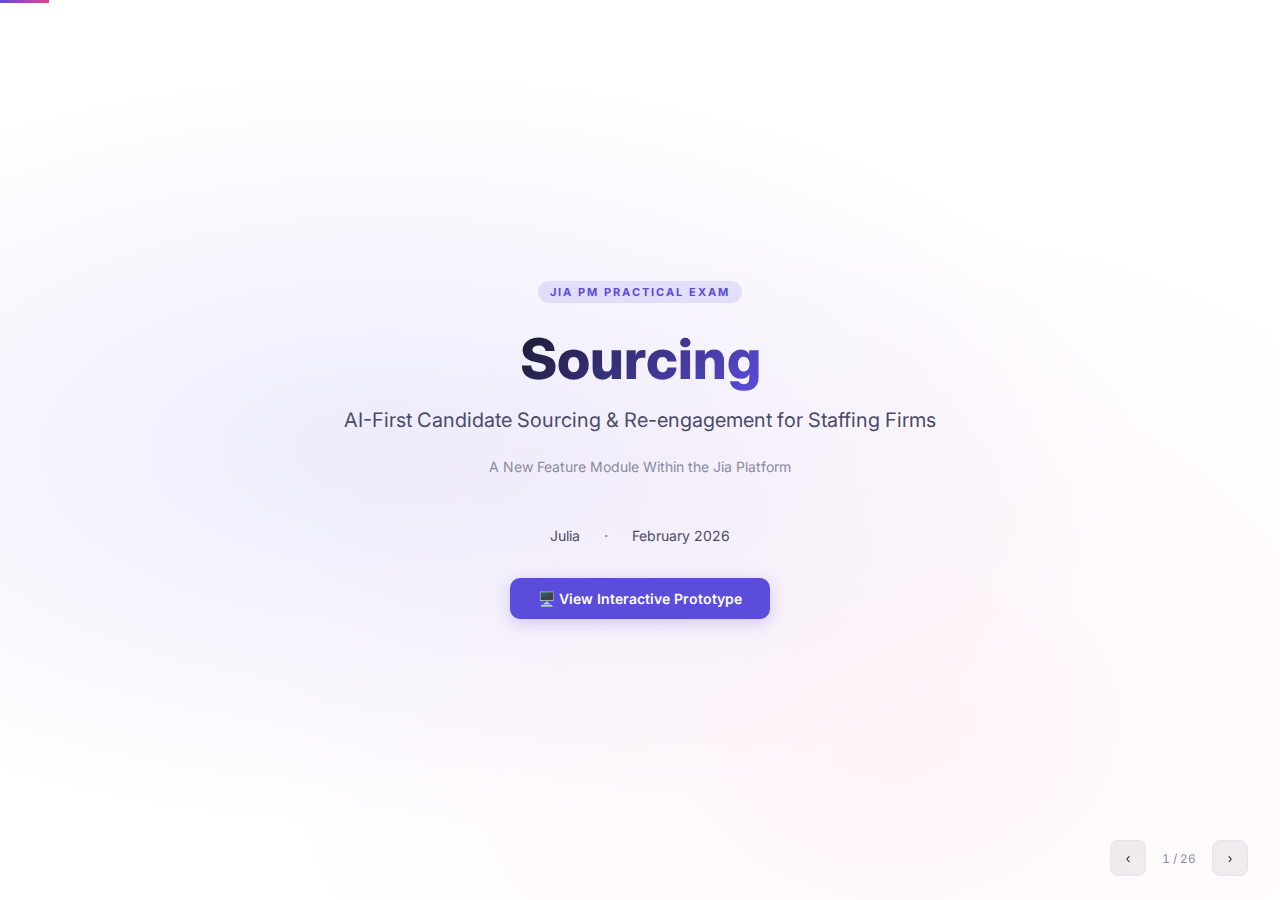
<file: index.html>
<!DOCTYPE html>
<html lang="en">

<head>
    <meta charset="UTF-8">
    <meta name="viewport" content="width=device-width, initial-scale=1.0">
    <title>Julia — Jia PM Practical — Sourcing Feature</title>
    <link href="https://fonts.googleapis.com/css2?family=Inter:wght@300;400;500;600;700;800;900&display=swap"
        rel="stylesheet">
    <style>
        * {
            margin: 0;
            padding: 0;
            box-sizing: border-box
        }

        :root {
            --bg: #ffffff;
            --surface: #f8f9fa;
            --card: #f3f4f6;
            --border: #e2e4e9;
            --accent: #5b4cdb;
            --accent2: #5b4cdb;
            --accent3: #e84393;
            --green: #00a884;
            --orange: #e67e22;
            --red: #d63031;
            --text: #1a1a2e;
            --text2: #4a4a6a;
            --text3: #8a8aa0;
        }

        html,
        body {
            font-family: 'Inter', sans-serif;
            background: var(--bg);
            color: var(--text);
            overflow: hidden;
            height: 100%;
            width: 100%
        }

        /* Slide container */
        .deck {
            position: relative;
            width: 100%;
            height: 100%
        }

        .slide {
            position: absolute;
            top: 0;
            left: 0;
            width: 100%;
            height: 100%;
            display: none;
            flex-direction: column;
            padding: 56px 72px;
            overflow: hidden
        }

        .slide.active {
            display: flex
        }

        /* Navigation */
        .nav {
            position: fixed;
            bottom: 24px;
            right: 32px;
            display: flex;
            gap: 8px;
            z-index: 100;
            align-items: center
        }

        .nav button {
            background: rgba(0, 0, 0, .06);
            border: 1px solid var(--border);
            color: var(--text);
            width: 36px;
            height: 36px;
            border-radius: 8px;
            cursor: pointer;
            font-size: 14px;
            display: flex;
            align-items: center;
            justify-content: center;
            transition: .2s
        }

        .nav button:hover {
            background: var(--accent);
            border-color: var(--accent);
            color: #fff
        }

        .nav .counter {
            font-size: 12px;
            color: var(--text3);
            font-variant-numeric: tabular-nums;
            min-width: 50px;
            text-align: center
        }

        /* Progress bar */
        .progress {
            position: fixed;
            top: 0;
            left: 0;
            height: 3px;
            background: linear-gradient(90deg, var(--accent), var(--accent3));
            transition: width .3s ease;
            z-index: 101
        }

        /* Typography */
        .slide h1 {
            font-size: 42px;
            font-weight: 800;
            line-height: 1.15;
            margin-bottom: 8px;
            background: linear-gradient(135deg, #1a1a2e, var(--accent));
            -webkit-background-clip: text;
            background-clip: text;
            -webkit-text-fill-color: transparent
        }

        .slide h2 {
            font-size: 28px;
            font-weight: 700;
            margin-bottom: 6px;
            color: var(--text)
        }

        .slide h3 {
            font-size: 18px;
            font-weight: 600;
            color: var(--accent2);
            margin-bottom: 16px;
            text-transform: uppercase;
            letter-spacing: 1.5px;
            font-size: 13px
        }

        .slide p,
        .slide li {
            font-size: 16px;
            line-height: 1.6;
            color: var(--text2)
        }

        .slide .subtitle {
            font-size: 18px;
            color: var(--text2);
            margin-bottom: 24px;
            font-weight: 400
        }

        .slide .lead {
            font-size: 20px;
            color: var(--text);
            font-weight: 500;
            line-height: 1.5;
            margin-bottom: 20px
        }

        /* Section labels */
        .section-tag {
            display: inline-block;
            font-size: 11px;
            font-weight: 700;
            text-transform: uppercase;
            letter-spacing: 2px;
            padding: 4px 12px;
            border-radius: 20px;
            margin-bottom: 16px
        }

        .section-tag.a {
            background: rgba(108, 92, 231, .15);
            color: var(--accent2)
        }

        .section-tag.b {
            background: rgba(253, 121, 168, .15);
            color: var(--accent3)
        }

        .section-tag.c {
            background: rgba(0, 184, 148, .15);
            color: var(--green)
        }

        .section-tag.d {
            background: rgba(253, 203, 110, .15);
            color: var(--orange)
        }

        .section-tag.e {
            background: rgba(225, 112, 85, .15);
            color: var(--red)
        }

        /* Cards & grids */
        .grid2 {
            display: grid;
            grid-template-columns: 1fr 1fr;
            gap: 20px;
            flex: 1
        }

        .grid3 {
            display: grid;
            grid-template-columns: 1fr 1fr 1fr;
            gap: 16px
        }

        .grid4 {
            display: grid;
            grid-template-columns: repeat(4, 1fr);
            gap: 14px
        }

        .card {
            background: var(--card);
            border: 1px solid var(--border);
            border-radius: 12px;
            padding: 20px
        }

        .card h4 {
            font-size: 15px;
            font-weight: 700;
            margin-bottom: 8px;
            color: var(--text)
        }

        .card p,
        .card li {
            font-size: 13px;
            color: var(--text2);
            line-height: 1.5
        }

        .card ul {
            padding-left: 16px
        }

        .card.accent {
            border-color: rgba(108, 92, 231, .3);
            background: rgba(108, 92, 231, .06)
        }

        .card.green {
            border-color: rgba(0, 184, 148, .3);
            background: rgba(0, 184, 148, .06)
        }

        .card.pink {
            border-color: rgba(253, 121, 168, .3);
            background: rgba(253, 121, 168, .06)
        }

        /* Stats */
        .stat {
            text-align: center;
            padding: 16px
        }

        .stat .num {
            font-size: 32px;
            font-weight: 800;
            background: linear-gradient(135deg, var(--accent), var(--accent3));
            -webkit-background-clip: text;
            background-clip: text;
            -webkit-text-fill-color: transparent
        }

        .stat .label {
            font-size: 12px;
            color: var(--text3);
            margin-top: 4px
        }

        /* Tables */
        .deck-table {
            width: 100%;
            border-collapse: collapse;
            font-size: 13px
        }

        .deck-table th {
            text-align: left;
            padding: 10px 12px;
            background: var(--card);
            color: var(--accent2);
            font-weight: 600;
            font-size: 12px;
            text-transform: uppercase;
            letter-spacing: .5px;
            border-bottom: 1px solid var(--border)
        }

        .deck-table td {
            padding: 10px 12px;
            border-bottom: 1px solid var(--border);
            color: var(--text2);
            vertical-align: top
        }

        .deck-table tr:last-child td {
            border-bottom: none
        }

        .deck-table .priority {
            font-weight: 700
        }

        .deck-table .p0 {
            color: var(--red)
        }

        .deck-table .p1 {
            color: var(--orange)
        }

        .deck-table .p2 {
            color: var(--green)
        }

        /* Competitor screenshots */
        .screenshot {
            border-radius: 10px;
            border: 1px solid var(--border);
            max-width: 100%;
            max-height: 100%;
            object-fit: contain;
            box-shadow: 0 4px 20px rgba(0, 0, 0, .1)
        }

        .screenshot-wrap {
            display: flex;
            align-items: center;
            justify-content: center;
            flex: 1;
            padding: 8px;
            overflow: hidden
        }

        /* Quote */
        .quote {
            border-left: 3px solid var(--accent);
            padding: 16px 20px;
            background: rgba(108, 92, 231, .06);
            border-radius: 0 8px 8px 0;
            margin: 12px 0;
            font-style: italic;
            color: var(--text);
            font-size: 15px
        }

        /* Flow steps */
        .flow {
            display: flex;
            align-items: center;
            gap: 4px;
            margin: 16px 0;
            flex-wrap: wrap
        }

        .flow .step {
            background: var(--card);
            border: 1px solid var(--border);
            border-radius: 8px;
            padding: 8px 14px;
            font-size: 12px;
            color: var(--text2);
            font-weight: 500
        }

        .flow .arrow {
            color: var(--accent);
            font-size: 16px
        }

        /* Badge */
        .badge {
            display: inline-block;
            padding: 3px 10px;
            border-radius: 12px;
            font-size: 11px;
            font-weight: 600
        }

        .badge.good {
            background: rgba(0, 184, 148, .15);
            color: var(--green)
        }

        .badge.warn {
            background: rgba(253, 203, 110, .15);
            color: var(--orange)
        }

        .badge.bad {
            background: rgba(225, 112, 85, .15);
            color: var(--red)
        }

        /* Comparison matrix checkmarks */
        .check {
            color: var(--green);
            font-weight: 700
        }

        .cross {
            color: var(--red);
            font-weight: 700
        }

        .partial {
            color: var(--orange);
            font-weight: 700
        }

        /* Title slide */
        .title-slide {
            justify-content: center;
            align-items: center;
            text-align: center;
            background: radial-gradient(ellipse at 30% 50%, rgba(108, 92, 231, .12), transparent 60%), radial-gradient(ellipse at 70% 80%, rgba(253, 121, 168, .08), transparent 50%)
        }

        .title-slide h1 {
            font-size: 56px;
            margin-bottom: 12px
        }

        .title-slide .subtitle {
            font-size: 20px
        }

        /* Divider slide */
        .divider-slide {
            justify-content: center;
            align-items: center;
            text-align: center;
            background: radial-gradient(ellipse at 50% 50%, rgba(108, 92, 231, .1), transparent 60%)
        }

        .divider-slide h1 {
            font-size: 48px;
            margin-bottom: 16px
        }

        /* Wireframe embed */
        .wireframe-wrap {
            background: var(--card);
            border-radius: 12px;
            border: 1px solid var(--border);
            overflow: hidden;
            flex: 1;
            display: flex
        }

        .wireframe-wrap iframe {
            width: 100%;
            height: 100%;
            border: none
        }

        /* Footer */
        .slide-footer {
            margin-top: auto;
            padding-top: 12px;
            display: flex;
            justify-content: space-between;
            align-items: center;
            font-size: 11px;
            color: var(--text3)
        }

        /* Highlight */
        .hl {
            color: var(--accent2);
            font-weight: 600
        }

        .hl-pink {
            color: var(--accent3);
            font-weight: 600
        }

        .hl-green {
            color: var(--green);
            font-weight: 600
        }

        /* Spacing helpers */
        .mt8 {
            margin-top: 8px
        }

        .mt12 {
            margin-top: 12px
        }

        .mt16 {
            margin-top: 16px
        }

        .mt20 {
            margin-top: 20px
        }

        .mt24 {
            margin-top: 24px
        }

        .mb8 {
            margin-bottom: 8px
        }

        .mb12 {
            margin-bottom: 12px
        }

        .mb16 {
            margin-bottom: 16px
        }

        .flex1 {
            flex: 1
        }

        .overflow-auto {
            overflow: auto
        }

        .small {
            font-size: 13px
        }

        .xsmall {
            font-size: 11px
        }
    </style>
</head>

<body>

    <div class="progress" id="progress"></div>

    <div class="deck" id="deck">

        <!-- ========== SLIDE 1: TITLE ========== -->
        <div class="slide title-slide active">
            <div class="section-tag a" style="margin-bottom:24px">Jia PM Practical Exam</div>
            <h1>Sourcing</h1>
            <p class="subtitle" style="max-width:640px;margin:0 auto 20px">AI-First Candidate Sourcing & Re-engagement
                for Staffing Firms</p>
            <p style="color:var(--text3);font-size:14px">A New Feature Module Within the Jia Platform</p>
            <div style="margin-top:48px;display:flex;gap:24px;justify-content:center;align-items:center">
                <span style="font-size:14px;color:var(--text2)">Julia</span>
                <span style="color:var(--text3)">·</span>
                <span style="font-size:14px;color:var(--text2)">February 2026</span>
            </div>
            <a href="setup.html" target="_blank"
                style="margin-top:32px;display:inline-flex;align-items:center;gap:8px;padding:12px 28px;background:var(--accent);color:#fff;border-radius:10px;font-size:14px;font-weight:600;text-decoration:none;transition:.2s;box-shadow:0 4px 16px rgba(91,76,219,.25)"
                onmouseover="this.style.transform='translateY(-2px)';this.style.boxShadow='0 6px 20px rgba(91,76,219,.35)'"
                onmouseout="this.style.transform='';this.style.boxShadow='0 4px 16px rgba(91,76,219,.25)'">🖥️ View
                Interactive Prototype</a>
        </div>

        <!-- ========== SLIDE 2: TABLE OF CONTENTS ========== -->
        <div class="slide">
            <h2 style="margin-bottom:4px">Table of Contents</h2>
            <p class="subtitle small">Click any section to jump directly</p>

            <div style="display:grid;grid-template-columns:1fr 1fr;gap:12px;flex:1;align-content:center">

                <a onclick="showSlide(2)"
                    style="cursor:pointer;text-decoration:none;display:flex;align-items:flex-start;gap:14px;padding:16px 18px;border-radius:12px;border:1px solid var(--border);background:var(--surface);transition:.2s"
                    onmouseover="this.style.borderColor='var(--accent)';this.style.transform='translateY(-2px)';this.style.boxShadow='0 4px 12px rgba(0,0,0,.06)'"
                    onmouseout="this.style.borderColor='var(--border)';this.style.transform='';this.style.boxShadow=''">
                    <div
                        style="min-width:36px;height:36px;border-radius:8px;background:linear-gradient(135deg,#5b4cdb,#6c5ce7);display:flex;align-items:center;justify-content:center;color:#fff;font-weight:700;font-size:14px">
                        A</div>
                    <div>
                        <p style="font-size:14px;font-weight:700;color:var(--text);margin-bottom:3px">Understanding the
                            Sourcing Issues</p>
                        <p class="xsmall" style="color:var(--text3);line-height:1.4">How staffing firms source today,
                            pain points, and why this matters</p>
                    </div>
                </a>

                <a onclick="showSlide(8)"
                    style="cursor:pointer;text-decoration:none;display:flex;align-items:flex-start;gap:14px;padding:16px 18px;border-radius:12px;border:1px solid var(--border);background:var(--surface);transition:.2s"
                    onmouseover="this.style.borderColor='var(--accent)';this.style.transform='translateY(-2px)';this.style.boxShadow='0 4px 12px rgba(0,0,0,.06)'"
                    onmouseout="this.style.borderColor='var(--border)';this.style.transform='';this.style.boxShadow=''">
                    <div
                        style="min-width:36px;height:36px;border-radius:8px;background:linear-gradient(135deg,#e84393,#fd79a8);display:flex;align-items:center;justify-content:center;color:#fff;font-weight:700;font-size:14px">
                        B</div>
                    <div>
                        <p style="font-size:14px;font-weight:700;color:var(--text);margin-bottom:3px">Competitor
                            Research</p>
                        <p class="xsmall" style="color:var(--text3);line-height:1.4">HireEZ, Gem, Manatal — strengths,
                            gaps, and where Jia wins</p>
                    </div>
                </a>

                <a onclick="showSlide(12)"
                    style="cursor:pointer;text-decoration:none;display:flex;align-items:flex-start;gap:14px;padding:16px 18px;border-radius:12px;border:1px solid var(--border);background:var(--surface);transition:.2s"
                    onmouseover="this.style.borderColor='var(--accent)';this.style.transform='translateY(-2px)';this.style.boxShadow='0 4px 12px rgba(0,0,0,.06)'"
                    onmouseout="this.style.borderColor='var(--border)';this.style.transform='';this.style.boxShadow=''">
                    <div
                        style="min-width:36px;height:36px;border-radius:8px;background:linear-gradient(135deg,#00a884,#00cec9);display:flex;align-items:center;justify-content:center;color:#fff;font-weight:700;font-size:14px">
                        C</div>
                    <div>
                        <p style="font-size:14px;font-weight:700;color:var(--text);margin-bottom:3px">Proposed FRD &
                            Wireframes</p>
                        <p class="xsmall" style="color:var(--text3);line-height:1.4">User stories, feature requirements,
                            and interactive prototype walkthrough</p>
                    </div>
                </a>

                <a onclick="showSlide(18)"
                    style="cursor:pointer;text-decoration:none;display:flex;align-items:flex-start;gap:14px;padding:16px 18px;border-radius:12px;border:1px solid var(--border);background:var(--surface);transition:.2s"
                    onmouseover="this.style.borderColor='var(--accent)';this.style.transform='translateY(-2px)';this.style.boxShadow='0 4px 12px rgba(0,0,0,.06)'"
                    onmouseout="this.style.borderColor='var(--border)';this.style.transform='';this.style.boxShadow=''">
                    <div
                        style="min-width:36px;height:36px;border-radius:8px;background:linear-gradient(135deg,#e67e22,#fdcb6e);display:flex;align-items:center;justify-content:center;color:#fff;font-weight:700;font-size:14px">
                        D</div>
                    <div>
                        <p style="font-size:14px;font-weight:700;color:var(--text);margin-bottom:3px">Design & AI
                            Mechanics</p>
                        <p class="xsmall" style="color:var(--text3);line-height:1.4">AI matching engine, scoring
                            methodology, and system design</p>
                    </div>
                </a>

                <a onclick="showSlide(21)"
                    style="cursor:pointer;text-decoration:none;display:flex;align-items:flex-start;gap:14px;padding:16px 18px;border-radius:12px;border:1px solid var(--border);background:var(--surface);transition:.2s"
                    onmouseover="this.style.borderColor='var(--accent)';this.style.transform='translateY(-2px)';this.style.boxShadow='0 4px 12px rgba(0,0,0,.06)'"
                    onmouseout="this.style.borderColor='var(--border)';this.style.transform='';this.style.boxShadow=''">
                    <div
                        style="min-width:36px;height:36px;border-radius:8px;background:linear-gradient(135deg,#d63031,#ff7675);display:flex;align-items:center;justify-content:center;color:#fff;font-weight:700;font-size:14px">
                        E</div>
                    <div>
                        <p style="font-size:14px;font-weight:700;color:var(--text);margin-bottom:3px">Pricing &
                            Go-to-Market</p>
                        <p class="xsmall" style="color:var(--text3);line-height:1.4">Three-tier pricing model with
                            talent exchange strategy</p>
                    </div>
                </a>

                <a onclick="showSlide(24)"
                    style="cursor:pointer;text-decoration:none;display:flex;align-items:flex-start;gap:14px;padding:16px 18px;border-radius:12px;border:1px solid var(--border);background:var(--surface);transition:.2s"
                    onmouseover="this.style.borderColor='var(--accent)';this.style.transform='translateY(-2px)';this.style.boxShadow='0 4px 12px rgba(0,0,0,.06)'"
                    onmouseout="this.style.borderColor='var(--border)';this.style.transform='';this.style.boxShadow=''">
                    <div
                        style="min-width:36px;height:36px;border-radius:8px;background:linear-gradient(135deg,#636e72,#b2bec3);display:flex;align-items:center;justify-content:center;color:#fff;font-weight:700;font-size:13px">
                        📎</div>
                    <div>
                        <p style="font-size:14px;font-weight:700;color:var(--text);margin-bottom:3px">Appendix: Phased
                            Rollout</p>
                        <p class="xsmall" style="color:var(--text3);line-height:1.4">MVP → Phase 2 → Phase 3 timeline
                            and feature breakdown</p>
                    </div>
                </a>

            </div>

            <div class="slide-footer"><span>Julia — Jia PM Practical</span><span>Overview</span></div>
        </div>

        <!-- ========== SLIDE 3: SECTION A DIVIDER ========== -->
        <div class="slide divider-slide">
            <div class="section-tag a">Section A</div>
            <h1>Understanding the Sourcing Issues</h1>
            <p class="subtitle">How staffing firms source candidates today, which pain points we prioritize, and why</p>
        </div>

        <!-- ========== SLIDE 3: STAFFING FIRM REALITY ========== -->
        <div class="slide">
            <div class="section-tag a">Section A</div>
            <h2>The Staffing Firm Reality</h2>
            <p class="subtitle small">How staffing firms source candidates today — a high-pressure, speed-driven
                workflow</p>
            <div class="flow">
                <div class="step">📋 Job Order</div><span class="arrow">→</span>
                <div class="step">🔍 Job Boards</div><span class="arrow">→</span>
                <div class="step">🗃️ Internal DB</div><span class="arrow">→</span>
                <div class="step">💬 LinkedIn</div><span class="arrow">→</span>
                <div class="step">📞 Cold Call</div><span class="arrow">→</span>
                <div class="step">📄 Shortlist</div><span class="arrow">→</span>
                <div class="step">📨 Submit</div>
            </div>
            <div class="grid2 mt16" style="flex:1">
                <div>
                    <h4 style="font-size:14px;font-weight:600;color:var(--text);margin-bottom:12px">Tools They Commonly
                        Use</h4>
                    <ul style="font-size:13px;color:var(--text2);line-height:2;padding-left:18px">
                        <li>Job boards (JobStreet, Indeed, LinkedIn Jobs)</li>
                        <li>LinkedIn Recruiter (manual search + InMail)</li>
                        <li>ATS/CRM (Bullhorn, Recruit CRM, or spreadsheets)</li>
                        <li>Email / SMS / Viber for outreach</li>
                        <li>Excel or Google Sheets for tracking</li>
                    </ul>
                </div>
                <div>
                    <h4 style="font-size:14px;font-weight:600;color:var(--text);margin-bottom:12px">The Reality (in
                        numbers)</h4>
                    <div class="grid2" style="gap:12px">
                        <div class="card" style="text-align:center;padding:14px">
                            <div style="font-size:28px;font-weight:800;color:var(--accent3)">70%</div>
                            <div class="xsmall" style="color:var(--text3);margin-top:4px">of recruiter time on sourcing
                                & outreach</div>
                        </div>
                        <div class="card" style="text-align:center;padding:14px">
                            <div style="font-size:28px;font-weight:800;color:var(--orange)">3–5 days</div>
                            <div class="xsmall" style="color:var(--text3);margin-top:4px">avg. time-to-shortlist (client
                                wants 24-48h)</div>
                        </div>
                        <div class="card" style="text-align:center;padding:14px">
                            <div style="font-size:28px;font-weight:800;color:var(--red)">10–15%</div>
                            <div class="xsmall" style="color:var(--text3);margin-top:4px">cold outreach response rate
                            </div>
                        </div>
                        <div class="card" style="text-align:center;padding:14px">
                            <div style="font-size:28px;font-weight:800;color:var(--accent)">60%+</div>
                            <div class="xsmall" style="color:var(--text3);margin-top:4px">of existing DB goes untapped
                            </div>
                        </div>
                    </div>
                </div>
            </div>
            <div class="slide-footer"><span>Julia — Jia PM Practical</span><span>Section A: Understanding the
                    Problem</span></div>
        </div>

        <!-- ========== SLIDE 4: PAIN POINT PRIORITIZATION ========== -->
        <div class="slide">
            <div class="section-tag a">Section A</div>
            <h2>Pain Point Prioritization</h2>
            <p class="subtitle small">Which pains we solve first — and why — based on impact to <strong
                    style="color:var(--text)">time-to-shortlist</strong></p>
            <div style="flex:1;overflow:auto">
                <table class="deck-table">
                    <tr>
                        <th>#</th>
                        <th>Pain Point</th>
                        <th>Priority</th>
                        <th>Rationale</th>
                    </tr>
                    <tr>
                        <td>6</td>
                        <td>"We don't fully leverage our existing database."</td>
                        <td class="priority p0">🔴 P0</td>
                        <td>Fastest ROI — they already have the data. AI rediscovery unlocks immediate value.</td>
                    </tr>
                    <tr>
                        <td>3</td>
                        <td>"We don't know who to prioritize."</td>
                        <td class="priority p0">🔴 P0</td>
                        <td>AI ranking/scoring directly reduces time-to-shortlist.</td>
                    </tr>
                    <tr>
                        <td>2</td>
                        <td>"Manual outreach doesn't scale."</td>
                        <td class="priority p1">🟡 P1</td>
                        <td>Automated, personalized outreach multiplies recruiter capacity.</td>
                    </tr>
                    <tr>
                        <td>4</td>
                        <td>"Follow-ups fall through the cracks."</td>
                        <td class="priority p1">🟡 P1</td>
                        <td>Auto follow-up sequences close the loop on outreach.</td>
                    </tr>
                    <tr>
                        <td>1</td>
                        <td>"We're fishing in the same ponds."</td>
                        <td class="priority p2">🟢 P2</td>
                        <td>Deferred to v2 — external sourcing is complex, costly, and competitors already do it.</td>
                    </tr>
                    <tr>
                        <td>5</td>
                        <td>"Clients want shortlists fast."</td>
                        <td class="priority" style="color:var(--accent2)">✅ Outcome</td>
                        <td>This is the <em>result</em> of solving the above — our North Star metric.</td>
                    </tr>
                </table>
            </div>
            <div class="card mt12" style="padding:14px">
                <p class="small" style="color:var(--text2)"><strong style="color:var(--orange)">Why "Fishing in the same
                        ponds" is P2:</strong> External sourcing requires API integrations with LinkedIn, JobStreet,
                    etc. (3-6 months of engineering). The data already exists internally — unlocking it delivers
                    immediate ROI with zero external dependencies. Jia wins with its <strong>closed-loop</strong> from
                    sourcing through AI interview, which only works with internal data first.</p>
            </div>
            <div class="slide-footer"><span>Julia — Jia PM Practical</span><span>Section A: Understanding the
                    Problem</span></div>
        </div>

        <!-- ========== SLIDE 5: KPIs & ASSUMPTIONS ========== -->
        <div class="slide">
            <div class="section-tag a">Section A</div>
            <h2>KPIs & Key Assumptions</h2>
            <p class="subtitle small">What we're measuring and what we're assuming about staffing firm workflows</p>
            <div class="grid2" style="flex:1">
                <div>
                    <h4 style="font-size:14px;font-weight:600;color:var(--accent2);margin-bottom:12px">📊 Target KPIs
                    </h4>
                    <table class="deck-table">
                        <tr>
                            <th>KPI</th>
                            <th>Current</th>
                            <th>Target</th>
                        </tr>
                        <tr>
                            <td>Time-to-shortlist</td>
                            <td class="small">3-5 days</td>
                            <td style="color:var(--green);font-weight:600">
                                < 24 hours</td>
                        </tr>
                        <tr>
                            <td>Candidates sourced/day</td>
                            <td class="small">15-25</td>
                            <td style="color:var(--green);font-weight:600">50-100+</td>
                        </tr>
                        <tr>
                            <td>Outreach response rate</td>
                            <td class="small">10-15%</td>
                            <td style="color:var(--green);font-weight:600">25-35%</td>
                        </tr>
                        <tr>
                            <td>DB reactivation rate</td>
                            <td class="small">
                                < 5%</td>
                            <td style="color:var(--green);font-weight:600">20-30%</td>
                        </tr>
                        <tr>
                            <td>Fill rate</td>
                            <td class="small">15-25%</td>
                            <td style="color:var(--green);font-weight:600">30%+</td>
                        </tr>
                    </table>
                </div>
                <div>
                    <h4 style="font-size:14px;font-weight:600;color:var(--accent2);margin-bottom:12px">💡 Key
                        Assumptions</h4>
                    <div class="card" style="margin-bottom:10px">
                        <p class="small">Staffing firms have an existing candidate database — even if unstructured (CSV,
                            ATS exports, or spreadsheets)</p>
                    </div>
                    <div class="card" style="margin-bottom:10px">
                        <p class="small">Recruiters manage <strong>5-15 active job orders</strong> simultaneously</p>
                    </div>
                    <div class="card" style="margin-bottom:10px">
                        <p class="small">Clients evaluate firms primarily on <strong>speed and quality</strong> of
                            shortlists</p>
                    </div>
                    <div class="card" style="margin-bottom:10px">
                        <p class="small">Most candidates in their DB have <strong>not been contacted in 3+
                                months</strong></p>
                    </div>
                    <div class="card">
                        <p class="small">PH market relies heavily on <strong>Viber/SMS</strong> alongside email</p>
                    </div>
                </div>
            </div>
            <div class="slide-footer"><span>Julia — Jia PM Practical</span><span>Section A: Understanding the
                    Problem</span></div>
        </div>

        <!-- ========== SLIDE 6: JIA TODAY ========== -->
        <div class="slide">
            <div class="section-tag a">Section A</div>
            <h2>What Jia Offers Today — The Foundation</h2>
            <p class="subtitle small">Jia's current modules and how Sourcing completes the pipeline</p>
            <div class="grid3 mt12">
                <div class="card accent">
                    <h4>🔍 Smart CV Screener</h4>
                    <p>Benchmarks CVs against job descriptions, gives fit scores, ranks candidates from Bad Fit → Strong
                        Fit</p>
                    <p class="mt8" style="color:var(--green);font-size:12px;font-weight:600">↓ 40% faster
                        time-to-shortlist</p>
                </div>
                <div class="card accent">
                    <h4>🎤 AI Interview</h4>
                    <p>Dynamic, bias-free AI interviews that probe deeper, challenge vague answers, deliver scored
                        transcripts</p>
                    <p class="mt8" style="color:var(--green);font-size:12px;font-weight:600">Standardized scoring</p>
                </div>
                <div class="card accent">
                    <h4>📋 Modern ATS</h4>
                    <p>Organizes pipelines, automates notifications, tracks candidates seamlessly</p>
                    <p class="mt8" style="color:var(--green);font-size:12px;font-weight:600">5-10 hours
                        saved/recruiter/week</p>
                </div>
            </div>
            <div class="card mt16"
                style="padding:16px;background:rgba(108,92,231,.06);border-color:rgba(108,92,231,.2)">
                <div class="flow" style="justify-content:center">
                    <div class="step" style="border-color:var(--red);color:var(--red)">❓ Sourcing happens elsewhere
                    </div>
                    <span class="arrow">→</span>
                    <div class="step" style="border-color:var(--accent);color:var(--accent2)">CV Screener</div>
                    <span class="arrow">→</span>
                    <div class="step" style="border-color:var(--accent);color:var(--accent2)">AI Interview</div>
                    <span class="arrow">→</span>
                    <div class="step" style="border-color:var(--accent);color:var(--accent2)">ATS</div>
                    <span class="arrow">→</span>
                    <div class="step" style="border-color:var(--green);color:var(--green)">Hire</div>
                </div>
                <div class="flow mt8" style="justify-content:center">
                    <div class="step" style="border-color:var(--green);color:var(--green);font-weight:700">✨ Sourcing
                    </div>
                    <span class="arrow">→</span>
                    <div class="step">CV Screener</div>
                    <span class="arrow">→</span>
                    <div class="step">AI Interview</div>
                    <span class="arrow">→</span>
                    <div class="step">ATS</div>
                    <span class="arrow">→</span>
                    <div class="step" style="border-color:var(--green);color:var(--green)">Hire</div>
                </div>
                <p class="xsmall mt8" style="text-align:center;color:var(--text3)">↑ Full AI-powered pipeline, all in
                    one platform — Sourcing adds the missing top-of-funnel step</p>
            </div>
            <div class="slide-footer"><span>Julia — Jia PM Practical</span><span>Section A: Understanding the
                    Problem</span></div>
        </div>

        <!-- ========== SLIDE 7: SECTION B DIVIDER ========== -->
        <div class="slide divider-slide">
            <div class="section-tag b">Section B</div>
            <h1>Competitor Research</h1>
            <p class="subtitle">AI-first sourcing products — what they do well, where they fall short, and where Jia can
                win</p>
        </div>

        <!-- ========== SLIDE 8: HIREEZ ========== -->
        <div class="slide">
            <div class="section-tag b">Section B</div>
            <h2>Competitor 1 — HireEZ</h2>
            <p class="subtitle small">AI-powered outbound recruitment platform · 850M+ profiles · Enterprise-focused</p>
            <div class="grid2" style="flex:1;overflow:hidden">
                <div style="display:flex;flex-direction:column;gap:10px;overflow:auto">
                    <div class="card" style="flex-shrink:0">
                        <h4>Key Sourcing Features</h4>
                        <ul class="small" style="padding-left:16px;line-height:1.7">
                            <li><strong>EZ Sourcing:</strong> AI searches 800M+ profiles using Boolean + AI matching
                            </li>
                            <li><strong>EZ Rediscovery:</strong> Scans existing ATS data for hidden talent; enriches
                                profiles</li>
                            <li><strong>EZ Engagement:</strong> Drip campaigns across email, LinkedIn, text with GPT
                                messages</li>
                            <li><strong>AI Matching:</strong> ML algorithms that learn from recruiter feedback</li>
                        </ul>
                    </div>
                    <div style="display:grid;grid-template-columns:1fr 1fr;gap:8px;flex-shrink:0">
                        <div class="card green" style="padding:10px">
                            <p class="xsmall"><strong>✅ Strengths:</strong> Massive DB, ATS rediscovery, multi-channel
                                outreach</p>
                        </div>
                        <div class="card pink" style="padding:10px">
                            <p class="xsmall"><strong>❌ Gaps:</strong> Enterprise pricing, no AI interviews, no local
                                channels (Viber)</p>
                        </div>
                    </div>
                    <div class="card accent" style="padding:10px;flex-shrink:0">
                        <p class="xsmall"><strong>💡 Jia’s Opportunity:</strong> Combine sourcing + screening in one AI
                            workflow — source a candidate AND send them to AI interview in one click.</p>
                    </div>
                </div>
                <div style="display:flex;flex-direction:column;gap:10px;min-height:0">
                    <div class="screenshot-wrap" style="flex:1"><img src="img/hireez-1.png" class="screenshot"></div>
                    <div class="screenshot-wrap" style="flex:1"><img src="img/hireez-2.png" class="screenshot"></div>
                </div>
            </div>
            <div class="slide-footer"><span>Julia — Jia PM Practical</span><span>Section B: Competitor Research</span>
            </div>
        </div>

        <!-- ========== SLIDE 9: GEM ========== -->
        <div class="slide">
            <div class="section-tag b">Section B</div>
            <h2>Competitor 2 — Gem</h2>
            <p class="subtitle small">All-in-one recruiting platform · Sourcing Agent + CRM + ATS · Enterprise-focused
            </p>
            <div class="grid2" style="flex:1">
                <div style="display:flex;flex-direction:column;gap:12px">
                    <div class="card" style="flex:1">
                        <h4>Key Sourcing Features</h4>
                        <ul class="small" style="padding-left:16px;line-height:1.8">
                            <li><strong>Sourcing Agent:</strong> 800M+ talent profiles, conversational search,
                                personalized outreach</li>
                            <li><strong>CRM:</strong> AI rediscovery agents, enriched profiles, data refresh</li>
                            <li><strong>ATS:</strong> Application review agents, AI scorecard summaries, offer
                                management</li>
                            <li><strong>Talent 360 Data:</strong> Unified data layer powering all product modules</li>
                        </ul>
                    </div>
                    <div style="display:grid;grid-template-columns:1fr 1fr;gap:8px">
                        <div class="card green" style="padding:12px">
                            <p class="xsmall"><strong>✅ Strengths:</strong> True all-in-one platform, strong data
                                unification, AI-native across all modules</p>
                        </div>
                        <div class="card pink" style="padding:12px">
                            <p class="xsmall"><strong>❌ Gaps:</strong> Enterprise pricing, no AI interviews/screening,
                                not PH-market optimized</p>
                        </div>
                    </div>
                    <div class="card accent" style="padding:12px">
                        <p class="xsmall"><strong>💡 Jia's Opportunity:</strong> Gem has no AI interview capability.
                            Jia's closed-loop (source → screen → interview → shortlist) is unique. Plus Jia can win in
                            the PH staffing niche where Gem doesn't compete.</p>
                    </div>
                </div>
                <div class="screenshot-wrap"><img src="img/gem.png" class="screenshot"></div>
            </div>
            <div class="slide-footer"><span>Julia — Jia PM Practical</span><span>Section B: Competitor Research</span>
            </div>
        </div>

        <!-- ========== SLIDE 10: MANATAL ========== -->
        <div class="slide">
            <div class="section-tag b">Section B</div>
            <h2>Competitor 3 — Manatal</h2>
            <p class="subtitle small">Cloud ATS + AI sourcing · SEA-built (Thailand) · Affordable for mid-market</p>
            <div class="grid2" style="flex:1">
                <div style="display:flex;flex-direction:column;gap:12px">
                    <div class="card" style="flex:1">
                        <h4>Key Sourcing Features</h4>
                        <ul class="small" style="padding-left:16px;line-height:1.8">
                            <li><strong>AI Advanced Search:</strong> Semantic search across internal database, scores
                                and ranks matches</li>
                            <li><strong>Social Enrichment:</strong> Pulls data from LinkedIn, GitHub, and other social
                                profiles</li>
                            <li><strong>Job Board Integration:</strong> Posts to multiple boards, aggregates applicants
                            </li>
                            <li><strong>Customizable Pipelines:</strong> Drag-and-drop candidate management</li>
                        </ul>
                    </div>
                    <div style="display:grid;grid-template-columns:1fr 1fr;gap:8px">
                        <div class="card green" style="padding:12px">
                            <p class="xsmall"><strong>✅ Strengths:</strong> Affordable ($15-55/user/mo), clean UX,
                                strong ATS, SEA-relevant</p>
                        </div>
                        <div class="card pink" style="padding:12px">
                            <p class="xsmall"><strong>❌ Gaps:</strong> No AI interviews, basic search (not NLP), no
                                outreach automation, no network pool</p>
                        </div>
                    </div>
                    <div class="card accent" style="padding:12px">
                        <p class="xsmall"><strong>💡 Jia's Opportunity:</strong> Manatal is the closest PH-market
                            competitor but lacks AI interviews entirely. Jia offers deeper intelligence (interview data,
                            response prediction) at a competitive price point.</p>
                    </div>
                </div>
                <div class="screenshot-wrap"><img src="img/manatal.png" class="screenshot"></div>
            </div>
            <div class="slide-footer"><span>Julia — Jia PM Practical</span><span>Section B: Competitor Research</span>
            </div>
        </div>

        <!-- ========== SLIDE 11: COMPETITIVE LANDSCAPE ========== -->
        <div class="slide">
            <div class="section-tag b">Section B</div>
            <h2>Competitive Landscape Summary</h2>
            <p class="subtitle small">Where Jia can win — no competitor offers sourcing + AI screening in one platform
            </p>
            <div style="flex:1;overflow:auto">
                <table class="deck-table" style="margin-top:8px">
                    <tr>
                        <th></th>
                        <th>External Sourcing</th>
                        <th>Internal DB Rediscovery</th>
                        <th>Outreach Automation</th>
                        <th>AI Screening / Interview</th>
                        <th>PH Market Fit</th>
                    </tr>
                    <tr>
                        <td style="font-weight:700">HireEZ</td>
                        <td class="check">✅ Strong</td>
                        <td class="check">✅ Strong</td>
                        <td class="check">✅ Strong</td>
                        <td class="cross">❌ None</td>
                        <td class="cross">❌ Enterprise pricing</td>
                    </tr>
                    <tr>
                        <td style="font-weight:700">Gem</td>
                        <td class="check">✅ Strong</td>
                        <td class="check">✅ Strong</td>
                        <td class="check">✅ Strong</td>
                        <td class="cross">❌ None</td>
                        <td class="cross">❌ Enterprise pricing</td>
                    </tr>
                    <tr>
                        <td style="font-weight:700">Manatal</td>
                        <td class="partial">⚠️ Basic</td>
                        <td class="partial">⚠️ Basic</td>
                        <td class="cross">❌ None</td>
                        <td class="cross">❌ None</td>
                        <td class="check">✅ Affordable</td>
                    </tr>
                    <tr>
                        <td style="font-weight:700">Kalibrr</td>
                        <td class="check">✅ Job board</td>
                        <td class="cross">❌ None</td>
                        <td class="cross">❌ None</td>
                        <td class="cross">❌ None</td>
                        <td class="check">✅ PH-built</td>
                    </tr>
                    <tr>
                        <td style="font-weight:700">LinkedIn Recruiter</td>
                        <td class="check">✅ 800M+</td>
                        <td class="cross">❌ None</td>
                        <td class="partial">⚠️ InMail</td>
                        <td class="cross">❌ None</td>
                        <td class="partial">⚠️ Expensive</td>
                    </tr>
                    <tr style="background:rgba(108,92,231,.08)">
                        <td style="font-weight:700;color:var(--accent2)">Jia + Sourcing</td>
                        <td class="partial">⚠️ v2</td>
                        <td style="color:var(--green);font-weight:700">✅ Core Focus</td>
                        <td style="color:var(--green);font-weight:700">✅ Multichannel</td>
                        <td style="color:var(--green);font-weight:700">✅ Integrated</td>
                        <td style="color:var(--green);font-weight:700">✅ PH-first</td>
                    </tr>
                </table>
            </div>
            <div class="quote mt16"
                style="text-align:center;font-size:18px;font-weight:600;border-left-color:var(--accent3)">
                "LinkedIn sells quantity. Jia sells quality with proof."
            </div>
            <div class="slide-footer"><span>Julia — Jia PM Practical</span><span>Section B: Competitor Research</span>
            </div>
        </div>

        <!-- ========== SLIDE 12: SECTION C DIVIDER ========== -->
        <div class="slide divider-slide">
            <div class="section-tag c">Section C</div>
            <h1>Proposed FRD</h1>
            <p class="subtitle">Jia Sourcing — Feature Requirements Document expressed as user stories, wireframes, and
                flows</p>
        </div>

        <!-- ========== SLIDE 13: FEATURE OVERVIEW ========== -->
        <div class="slide">
            <div class="section-tag c">Section C · Feature Overview</div>
            <h2>Feature: Sourcing</h2>
            <p class="subtitle small">A new AI-powered module within the Jia platform</p>
            <div class="quote" style="font-style:normal;font-size:16px">
                Jia's Sourcing module is an AI-first copilot that helps staffing firm recruiters <strong
                    class="hl">rediscover high-fit candidates</strong> from their existing database, <strong
                    class="hl">rank them</strong> by relevance and likelihood to respond, and <strong class="hl">engage
                    them</strong> through automated, personalized outreach — seamlessly connected to Jia's AI interview
                pipeline.
            </div>
            <div class="grid2 mt16" style="flex:1">
                <div>
                    <h4 style="font-size:14px;font-weight:600;color:var(--accent2);margin-bottom:12px">Pain Points
                        Addressed</h4>
                    <div class="card" style="margin-bottom:8px;padding:12px">
                        <p class="small">✅ <strong>#6</strong> "We don't leverage our DB" → AI-powered rediscovery &
                            enrichment</p>
                    </div>
                    <div class="card" style="margin-bottom:8px;padding:12px">
                        <p class="small">✅ <strong>#3</strong> "We don't know who to prioritize" → AI ranking by fit +
                            response likelihood</p>
                    </div>
                    <div class="card" style="margin-bottom:8px;padding:12px">
                        <p class="small">✅ <strong>#2</strong> "Manual outreach doesn't scale" → Automated personalized
                            multi-channel outreach</p>
                    </div>
                    <div class="card" style="margin-bottom:8px;padding:12px">
                        <p class="small">✅ <strong>#4</strong> "Follow-ups fall through the cracks" → Intelligent
                            follow-up sequences</p>
                    </div>
                    <div class="card" style="padding:12px">
                        <p class="small">✅ <strong>#5</strong> "Clients want shortlists fast" → The <em>outcome</em> of
                            all the above</p>
                    </div>
                </div>
                <div>
                    <h4 style="font-size:14px;font-weight:600;color:var(--accent2);margin-bottom:12px">Objectives &
                        Success Metrics</h4>
                    <table class="deck-table">
                        <tr>
                            <th>Metric</th>
                            <th>Target (90 days)</th>
                        </tr>
                        <tr>
                            <td>Sourced candidates/recruiter/day</td>
                            <td style="color:var(--green);font-weight:600">50+ (from ~20)</td>
                        </tr>
                        <tr>
                            <td>Time-to-shortlist</td>
                            <td style="color:var(--green);font-weight:600">
                                < 24h (from 3-5 days)</td>
                        </tr>
                        <tr>
                            <td>Outreach response rate</td>
                            <td style="color:var(--green);font-weight:600">25%+ (from 10-15%)</td>
                        </tr>
                        <tr>
                            <td>Feature adoption rate</td>
                            <td style="color:var(--green);font-weight:600">60%+ weekly active</td>
                        </tr>
                    </table>
                    <div class="card accent mt12" style="padding:12px">
                        <p class="xsmall"><strong>Important:</strong> Jia does NOT currently have sourcing features.
                            This is a net-new module that extends Jia's interview infrastructure into the top-of-funnel.
                        </p>
                    </div>
                </div>
            </div>
            <div class="slide-footer"><span>Julia — Jia PM Practical</span><span>Section C: Proposed FRD</span></div>
        </div>

        <!-- ========== SLIDE 14: USER STORIES ========== -->
        <div class="slide">
            <div class="section-tag c">Section C · User Stories</div>
            <h2>User Stories — Setup & Daily Workflow</h2>
            <p class="subtitle small">Core v1 stories grouped by workflow phase · Format: As a [user], I want [goal] so
                that [value]</p>
            <div style="flex:1;overflow:auto">
                <table class="deck-table">
                    <tr>
                        <th style="width:60px">ID</th>
                        <th>User Story</th>
                        <th style="width:60px">Priority</th>
                    </tr>
                    <tr>
                        <td>US-1</td>
                        <td><strong>As a recruiter</strong>, I want to upload my candidate database (CSV, Excel)
                            <strong>so that</strong> Jia can index and enrich profiles for sourcing.
                        </td>
                        <td class="priority p0">P0</td>
                    </tr>
                    <tr>
                        <td>US-2</td>
                        <td><strong>As a recruiter</strong>, I want Jia to auto-parse and tag profiles with skills,
                            titles, experience <strong>so that</strong> I don't manually categorize them.</td>
                        <td class="priority p0">P0</td>
                    </tr>
                    <tr>
                        <td>US-5</td>
                        <td><strong>As a recruiter</strong>, I want to paste a job description and have Jia instantly
                            surface top-ranked candidates <strong>so that</strong> I build a shortlist in minutes.</td>
                        <td class="priority p0">P0</td>
                    </tr>
                    <tr>
                        <td>US-6</td>
                        <td><strong>As a recruiter</strong>, I want to search in natural language (e.g., "Java devs in
                            Makati with BPO exp") <strong>so that</strong> I don't need Boolean syntax.</td>
                        <td class="priority p0">P0</td>
                    </tr>
                    <tr>
                        <td>US-7</td>
                        <td><strong>As a recruiter</strong>, I want AI fit scores with explanations for each candidate
                            <strong>so that</strong> I can quickly evaluate why someone was surfaced.
                        </td>
                        <td class="priority p0">P0</td>
                    </tr>
                    <tr>
                        <td>US-10</td>
                        <td><strong>As a recruiter</strong>, I want to launch an AI-generated outreach campaign via
                            email/SMS <strong>so that</strong> I reach many candidates with personalized messages.</td>
                        <td class="priority p0">P0</td>
                    </tr>
                    <tr>
                        <td>US-14</td>
                        <td><strong>As a recruiter</strong>, I want to review and edit AI messages before sending
                            <strong>so that</strong> I maintain control over quality.
                        </td>
                        <td class="priority p0">P0</td>
                    </tr>
                </table>
            </div>
            <div class="slide-footer"><span>Julia — Jia PM Practical</span><span>Section C: Proposed FRD</span></div>
        </div>

        <!-- ========== SLIDE 15: USER STORIES 2 ========== -->
        <div class="slide">
            <div class="section-tag c">Section C · User Stories</div>
            <h2>User Stories — Follow-up, Analytics & Community</h2>
            <p class="subtitle small">P1-P2 stories for outreach nurturing, analytics, and the Community data network
            </p>
            <div style="flex:1;overflow:auto">
                <table class="deck-table">
                    <tr>
                        <th style="width:60px">ID</th>
                        <th>User Story</th>
                        <th style="width:60px">Priority</th>
                    </tr>
                    <tr>
                        <td>US-12</td>
                        <td><strong>As a recruiter</strong>, I want automated follow-up sequences (Day 3, Day 7)
                            <strong>so that</strong> no candidate falls through the cracks.
                        </td>
                        <td class="priority p1">P1</td>
                    </tr>
                    <tr>
                        <td>US-13</td>
                        <td><strong>As a recruiter</strong>, I want positive responders auto-invited to AI interview
                            <strong>so that</strong> sourcing flows seamlessly into screening.
                        </td>
                        <td class="priority p1">P1</td>
                    </tr>
                    <tr>
                        <td>US-9</td>
                        <td><strong>As a recruiter</strong>, I want Jia to flag "likely to respond" candidates
                            <strong>so that</strong> I focus outreach on the most promising leads.
                        </td>
                        <td class="priority p1">P1</td>
                    </tr>
                    <tr>
                        <td>US-7b</td>
                        <td><strong>As a recruiter</strong>, I want a "Network Match" badge on Community pool candidates
                            <strong>so that</strong> I distinguish between private and shared leads.
                        </td>
                        <td class="priority p0">P0</td>
                    </tr>
                    <tr>
                        <td>US-15</td>
                        <td><strong>As a recruiter</strong>, I want a campaign dashboard (reached, opened, replied,
                            screened) <strong>so that</strong> I track sourcing effectiveness.</td>
                        <td class="priority p1">P1</td>
                    </tr>
                    <tr>
                        <td>US-17b</td>
                        <td><strong>As a manager</strong>, I want to see data contribution and resulting discounts
                            <strong>so that</strong> I justify ROI of the Community tier.
                        </td>
                        <td class="priority p1">P1</td>
                    </tr>
                    <tr>
                        <td>US-18</td>
                        <td><strong>As a recruiter</strong>, I want Jia to learn from my past selections <strong>so
                                that</strong> recommendations improve over time.</td>
                        <td class="priority p2">P2</td>
                    </tr>
                </table>
            </div>
            <div class="slide-footer"><span>Julia — Jia PM Practical</span><span>Section C: Proposed FRD</span></div>
        </div>

        <!-- ========== SLIDE 16: WIREFRAMES — RECRUITER JOURNEY ========== -->
        <div class="slide">
            <div class="section-tag c">Section C · Wireframes</div>
            <h2>Wireframes — Recruiter Journey Flow</h2>
            <p class="subtitle small">Click any step to open the interactive prototype in a new tab</p>

            <!-- Row 1: Steps 1-5 -->
            <div style="display:flex;align-items:flex-start;justify-content:center;gap:0;padding:4px 0">

                <!-- Step 1: Upload DB -->
                <a href="setup.html" target="_blank"
                    style="text-decoration:none;display:flex;flex-direction:column;align-items:center;flex:1;max-width:140px">
                    <div
                        style="font-size:9px;font-weight:700;color:var(--accent);margin-bottom:4px;text-transform:uppercase;letter-spacing:.5px">
                        1. Upload DB</div>
                    <div
                        style="width:100%;aspect-ratio:16/10;overflow:hidden;border-radius:6px;border:2px solid var(--accent);box-shadow:0 2px 6px rgba(91,76,219,.12)">
                        <img src="prototype/setup-1.jpeg"
                            style="width:100%;height:100%;object-fit:cover;object-position:top">
                    </div>
                    <p style="font-size:9px;color:var(--text3);margin-top:3px;text-align:center;line-height:1.3">60% of
                        DB goes untapped — AI indexes it all</p>
                </a>

                <div
                    style="display:flex;align-items:center;padding-top:18px;color:var(--accent);font-size:16px;font-weight:700;margin:0 1px">
                    →</div>

                <!-- Step 2: View DB -->
                <a href="database.html" target="_blank"
                    style="text-decoration:none;display:flex;flex-direction:column;align-items:center;flex:1;max-width:140px">
                    <div
                        style="font-size:9px;font-weight:700;color:var(--accent);margin-bottom:4px;text-transform:uppercase;letter-spacing:.5px">
                        2. View Database</div>
                    <div
                        style="width:100%;aspect-ratio:16/10;overflow:hidden;border-radius:6px;border:2px solid var(--accent);box-shadow:0 2px 6px rgba(91,76,219,.12)">
                        <img src="prototype/database.jpeg"
                            style="width:100%;height:100%;object-fit:cover;object-position:top">
                    </div>
                    <p style="font-size:9px;color:var(--text3);margin-top:3px;text-align:center;line-height:1.3">Browse
                        enriched profiles with skills & tags</p>
                </a>

                <div
                    style="display:flex;align-items:center;padding-top:18px;color:var(--accent);font-size:16px;font-weight:700;margin:0 1px">
                    →</div>

                <!-- Step 3: Job Order -->
                <a href="joborder.html" target="_blank"
                    style="text-decoration:none;display:flex;flex-direction:column;align-items:center;flex:1;max-width:140px">
                    <div
                        style="font-size:9px;font-weight:700;color:var(--accent);margin-bottom:4px;text-transform:uppercase;letter-spacing:.5px">
                        3. Create Job Order</div>
                    <div
                        style="width:100%;aspect-ratio:16/10;overflow:hidden;border-radius:6px;border:2px solid var(--accent);box-shadow:0 2px 6px rgba(91,76,219,.12)">
                        <img src="prototype/job-order-ai.jpeg"
                            style="width:100%;height:100%;object-fit:cover;object-position:top">
                    </div>
                    <p style="font-size:9px;color:var(--text3);margin-top:3px;text-align:center;line-height:1.3">AI or
                        manual — paste JD, AI fills the rest</p>
                </a>

                <div
                    style="display:flex;align-items:center;padding-top:18px;color:var(--accent);font-size:16px;font-weight:700;margin:0 1px">
                    →</div>

                <!-- Step 4: Search -->
                <a href="search.html" target="_blank"
                    style="text-decoration:none;display:flex;flex-direction:column;align-items:center;flex:1;max-width:140px">
                    <div
                        style="font-size:9px;font-weight:700;color:var(--accent);margin-bottom:4px;text-transform:uppercase;letter-spacing:.5px">
                        4. AI Search</div>
                    <div
                        style="width:100%;aspect-ratio:16/10;overflow:hidden;border-radius:6px;border:2px solid var(--accent);box-shadow:0 2px 6px rgba(91,76,219,.12)">
                        <img src="prototype/search.jpeg"
                            style="width:100%;height:100%;object-fit:cover;object-position:top">
                    </div>
                    <p style="font-size:9px;color:var(--text3);margin-top:3px;text-align:center;line-height:1.3">Natural
                        language — no Boolean needed</p>
                </a>

                <div
                    style="display:flex;align-items:center;padding-top:18px;color:var(--accent);font-size:16px;font-weight:700;margin:0 1px">
                    →</div>

                <!-- Step 5: Results -->
                <a href="results.html" target="_blank"
                    style="text-decoration:none;display:flex;flex-direction:column;align-items:center;flex:1;max-width:140px">
                    <div
                        style="font-size:9px;font-weight:700;color:var(--accent);margin-bottom:4px;text-transform:uppercase;letter-spacing:.5px">
                        5. Ranked Results</div>
                    <div
                        style="width:100%;aspect-ratio:16/10;overflow:hidden;border-radius:6px;border:2px solid var(--accent);box-shadow:0 2px 6px rgba(91,76,219,.12)">
                        <img src="prototype/results.jpeg"
                            style="width:100%;height:100%;object-fit:cover;object-position:top">
                    </div>
                    <p style="font-size:9px;color:var(--text3);margin-top:3px;text-align:center;line-height:1.3">
                        AI-scored with fit % & response prediction</p>
                </a>
            </div>

            <!-- Connector between rows -->
            <div style="display:flex;justify-content:flex-end;padding-right:60px">
                <div style="color:var(--accent);font-size:16px;font-weight:700">↩</div>
            </div>

            <!-- Row 2: Steps 6-9 -->
            <div style="display:flex;align-items:flex-start;justify-content:center;gap:0;padding:0 0 4px">

                <!-- Step 6: Profile -->
                <a href="candidate.html" target="_blank"
                    style="text-decoration:none;display:flex;flex-direction:column;align-items:center;flex:1;max-width:140px">
                    <div
                        style="font-size:9px;font-weight:700;color:var(--accent);margin-bottom:4px;text-transform:uppercase;letter-spacing:.5px">
                        6. Candidate Profile</div>
                    <div
                        style="width:100%;aspect-ratio:16/10;overflow:hidden;border-radius:6px;border:2px solid var(--accent);box-shadow:0 2px 6px rgba(91,76,219,.12)">
                        <img src="prototype/results-profile.jpeg"
                            style="width:100%;height:100%;object-fit:cover;object-position:top">
                    </div>
                    <p style="font-size:9px;color:var(--text3);margin-top:3px;text-align:center;line-height:1.3">Full
                        history — past interviews, Jia scores</p>
                </a>

                <div
                    style="display:flex;align-items:center;padding-top:18px;color:var(--accent);font-size:16px;font-weight:700;margin:0 1px">
                    →</div>

                <!-- Step 7: Outreach -->
                <a href="outreach.html" target="_blank"
                    style="text-decoration:none;display:flex;flex-direction:column;align-items:center;flex:1;max-width:140px">
                    <div
                        style="font-size:9px;font-weight:700;color:var(--accent);margin-bottom:4px;text-transform:uppercase;letter-spacing:.5px">
                        7. Send Outreach</div>
                    <div
                        style="width:100%;aspect-ratio:16/10;overflow:hidden;border-radius:6px;border:2px solid var(--accent);box-shadow:0 2px 6px rgba(91,76,219,.12)">
                        <img src="prototype/outreach.jpeg"
                            style="width:100%;height:100%;object-fit:cover;object-position:top">
                    </div>
                    <p style="font-size:9px;color:var(--text3);margin-top:3px;text-align:center;line-height:1.3">
                        AI-personalized multi-channel campaigns</p>
                </a>

                <div
                    style="display:flex;align-items:center;padding-top:18px;color:var(--accent);font-size:16px;font-weight:700;margin:0 1px">
                    →</div>

                <!-- Step 8: Templates -->
                <a href="outreach.html" target="_blank"
                    style="text-decoration:none;display:flex;flex-direction:column;align-items:center;flex:1;max-width:140px">
                    <div
                        style="font-size:9px;font-weight:700;color:var(--accent);margin-bottom:4px;text-transform:uppercase;letter-spacing:.5px">
                        8. Outreach Templates</div>
                    <div
                        style="width:100%;aspect-ratio:16/10;overflow:hidden;border-radius:6px;border:2px solid var(--accent);box-shadow:0 2px 6px rgba(91,76,219,.12)">
                        <img src="prototype/outreach-template.jpeg"
                            style="width:100%;height:100%;object-fit:cover;object-position:top">
                    </div>
                    <p style="font-size:9px;color:var(--text3);margin-top:3px;text-align:center;line-height:1.3">
                        Reusable AI templates, edit before send</p>
                </a>

                <div
                    style="display:flex;align-items:center;padding-top:18px;color:var(--accent);font-size:16px;font-weight:700;margin:0 1px">
                    →</div>

                <!-- Step 9: AI Interview -->
                <div style="display:flex;flex-direction:column;align-items:center;flex:1;max-width:140px">
                    <div
                        style="font-size:9px;font-weight:700;color:var(--green);margin-bottom:4px;text-transform:uppercase;letter-spacing:.5px">
                        9. AI Interview ✨</div>
                    <div
                        style="width:100%;aspect-ratio:16/10;overflow:hidden;border-radius:6px;border:2px solid var(--green);background:var(--card);display:flex;align-items:center;justify-content:center;box-shadow:0 2px 6px rgba(0,168,132,.12)">
                        <span style="font-size:28px">🎤</span>
                    </div>
                    <p
                        style="font-size:9px;color:var(--green);margin-top:3px;text-align:center;line-height:1.3;font-weight:500">
                        Jia's existing module — bias-free scoring</p>
                </div>

                <!-- Analytics (final) -->
                <div
                    style="display:flex;align-items:center;padding-top:18px;color:var(--text3);font-size:14px;margin:0 4px">
                    ·</div>
                <a href="analytics.html" target="_blank"
                    style="text-decoration:none;display:flex;flex-direction:column;align-items:center;flex:1;max-width:140px">
                    <div
                        style="font-size:9px;font-weight:700;color:var(--text3);margin-bottom:4px;text-transform:uppercase;letter-spacing:.5px">
                        📊 Analytics</div>
                    <div
                        style="width:100%;aspect-ratio:16/10;overflow:hidden;border-radius:6px;border:2px solid var(--border);box-shadow:0 2px 6px rgba(0,0,0,.06)">
                        <img src="prototype/analytics.jpeg"
                            style="width:100%;height:100%;object-fit:cover;object-position:top">
                    </div>
                    <p style="font-size:9px;color:var(--text3);margin-top:3px;text-align:center;line-height:1.3">Track
                        campaigns, measure sourcing ROI</p>
                </a>
            </div>

            <div class="slide-footer"><span>Julia — Jia PM Practical</span><span>Section C: Wireframes · Click any step
                    to explore the prototype</span></div>
        </div>

        <!-- ========== SLIDE 17: SECTION D DIVIDER ========== -->
        <div class="slide divider-slide">
            <div class="section-tag d">Section D</div>
            <h1>Design & AI Mechanics</h1>
            <p class="subtitle">How the feature works at a conceptual level — data, AI models, and human-in-the-loop
                design</p>
        </div>

        <!-- ========== SLIDE 18: AI ARCHITECTURE ========== -->
        <div class="slide">
            <div class="section-tag d">Section D · AI Architecture</div>
            <h2>AI Usage Across the Flow</h2>
            <p class="subtitle small">Every step of the sourcing workflow is AI-native — not "AI-flavored"</p>
            <div style="flex:1;overflow:auto">
                <table class="deck-table">
                    <tr>
                        <th>Step</th>
                        <th>AI Technique</th>
                        <th>What It Does</th>
                    </tr>
                    <tr>
                        <td style="font-weight:600">Database Ingestion</td>
                        <td class="small">NLP / NER</td>
                        <td class="small">Parses resumes to extract skills, titles, companies, education. <em>Reuses
                                Jia's existing parsing AI.</em></td>
                    </tr>
                    <tr>
                        <td style="font-weight:600">Semantic Search</td>
                        <td class="small">Embeddings + Vector DB</td>
                        <td class="small">Converts JDs and profiles into vectors; finds semantically similar matches
                            beyond keyword matching.</td>
                    </tr>
                    <tr>
                        <td style="font-weight:600">Candidate Ranking</td>
                        <td class="small">Learning-to-Rank (LTR)</td>
                        <td class="small">Multi-factor ranking: skill match, experience, recency, predicted response
                            likelihood.</td>
                    </tr>
                    <tr>
                        <td style="font-weight:600">Response Prediction</td>
                        <td class="small">Classification Model</td>
                        <td class="small">Predicts response likelihood using: last contact, engagement history,
                            employment status, channel preference.</td>
                    </tr>
                    <tr>
                        <td style="font-weight:600">Message Generation</td>
                        <td class="small">LLM (GPT-class)</td>
                        <td class="small">Generates personalized outreach using candidate profile, job details, and
                            recruiter tone preferences.</td>
                    </tr>
                    <tr>
                        <td style="font-weight:600">Follow-up Optimization</td>
                        <td class="small">Reinforcement Learning</td>
                        <td class="small">Learns optimal timing and channel from response patterns across campaigns.
                            <em>(v2)</em>
                        </td>
                    </tr>
                    <tr>
                        <td style="font-weight:600">Shortlist Learning</td>
                        <td class="small">Implicit Feedback Loop</td>
                        <td class="small">Tracks recruiter select/skip behavior → adjusts ranking weights over time.
                        </td>
                    </tr>
                </table>
            </div>
            <div class="slide-footer"><span>Julia — Jia PM Practical</span><span>Section D: AI Mechanics</span></div>
        </div>

        <!-- ========== SLIDE 19: DATA LAYERS ========== -->
        <div class="slide">
            <div class="section-tag d">Section D · Data & Inputs</div>
            <h2>Four Data Layers Power Sourcing</h2>
            <p class="subtitle small">Each layer adds intelligence — from raw resumes to network-wide AI interview data
            </p>
            <div class="grid2" style="flex:1;gap:16px">
                <div class="card" style="border-left:3px solid var(--accent)">
                    <h4>Layer 1: Recruiter's Candidate DB (Primary)</h4>
                    <p class="small mt8">Uploaded via CSV/Excel or ATS sync. Jia enriches on ingestion: parses resumes →
                        extracts skills, titles, experience, certifications.</p>
                </div>
                <div class="card" style="border-left:3px solid var(--accent3)">
                    <h4>Layer 2: Jia Platform Data (Unique Advantage)</h4>
                    <p class="small mt8">Past AI interviews, scores, feedback, completion rates. Engagement data: email
                        opens, clicks, responses. <strong>Data no external tool has</strong> — Jia's proprietary edge.
                    </p>
                </div>
                <div class="card" style="border-left:3px solid var(--green)">
                    <h4>Layer 3: Jia Community Pool (Network Effect)</h4>
                    <p class="small mt8">"Silver medalists" — candidates who passed AI interviews but weren't hired,
                        shared by Community firms. Tagged with "Network Match" badge. Access depends on subscription
                        tier.</p>
                </div>
                <div class="card" style="border-left:3px solid var(--orange)">
                    <h4>Layer 4: Job Context (Per Search)</h4>
                    <p class="small mt8">Job descriptions (text or structured), natural language prompts, historical
                        shortlist patterns (what "good" looks like for this recruiter).</p>
                </div>
            </div>
            <div class="card accent mt12" style="padding:14px;text-align:center">
                <p class="small"><strong>The "Cleaning Service" value prop:</strong> When a firm subscribes, the first
                    thing Jia does is scrub and enrich their existing data — CSVs, spreadsheets, ATS exports. Even old,
                    dusty data becomes searchable and actionable immediately.</p>
            </div>
            <div class="slide-footer"><span>Julia — Jia PM Practical</span><span>Section D: AI Mechanics</span></div>
        </div>

        <!-- ========== SLIDE 20: HUMAN IN THE LOOP ========== -->
        <div class="slide">
            <div class="section-tag d">Section D · Human-in-the-Loop</div>
            <h2>Human-in-the-Loop Design</h2>
            <p class="subtitle small">Jia augments the recruiter, never replaces them — AI proposes, human decides</p>
            <div style="flex:1;overflow:auto">
                <table class="deck-table" style="margin-top:8px">
                    <tr>
                        <th>Decision Point</th>
                        <th>🤖 AI Does</th>
                        <th>👤 Recruiter Does</th>
                    </tr>
                    <tr>
                        <td style="font-weight:600">Candidate Matching</td>
                        <td class="small">Surfaces and ranks candidates with explanations</td>
                        <td class="small">Reviews, selects, or skips — behavior trains the model</td>
                    </tr>
                    <tr>
                        <td style="font-weight:600">Outreach Messages</td>
                        <td class="small">Drafts personalized messages per candidate</td>
                        <td class="small">Reviews, edits, and approves before any sending</td>
                    </tr>
                    <tr>
                        <td style="font-weight:600">Follow-up Sequences</td>
                        <td class="small">Suggests timing and content</td>
                        <td class="small">Adjusts timing, channel, and messaging</td>
                    </tr>
                    <tr>
                        <td style="font-weight:600">Shortlisting</td>
                        <td class="small">Recommends a shortlist with explanations</td>
                        <td class="small">Curates the final list before sending to client</td>
                    </tr>
                    <tr>
                        <td style="font-weight:600">Channel Selection</td>
                        <td class="small">Suggests best channel (email vs SMS) based on data</td>
                        <td class="small">Final say on communication channel</td>
                    </tr>
                </table>
            </div>
            <div class="grid3 mt16">
                <div class="card" style="padding:12px;text-align:center">
                    <p class="xsmall">🔒 <strong>No messages sent</strong> without recruiter approval (v1)</p>
                </div>
                <div class="card" style="padding:12px;text-align:center">
                    <p class="xsmall">💡 <strong>AI explanations mandatory</strong> — every recommendation includes
                        "why"</p>
                </div>
                <div class="card" style="padding:12px;text-align:center">
                    <p class="xsmall">🔄 <strong>Passive feedback loop</strong> — select/skip behavior is enough to
                        train</p>
                </div>
            </div>
            <div class="slide-footer"><span>Julia — Jia PM Practical</span><span>Section D: AI Mechanics</span></div>
        </div>

        <!-- ========== SLIDE 21: COMMUNITY STRATEGY ========== -->
        <div class="slide">
            <div class="section-tag d">Section D · Network Strategy</div>
            <h2>The Community Data Network</h2>
            <p class="subtitle small">From "cleaning service" to talent co-op — a three-layer data strategy with
                built-in network effects</p>
            <div class="grid3" style="flex:1;gap:16px">
                <div class="card" style="border-top:3px solid var(--accent)">
                    <h4 style="font-size:13px;text-align:center;padding:8px 0">🔒 Standard</h4>
                    <ul class="xsmall" style="padding-left:14px;line-height:1.8">
                        <li>✅ Full access to your database</li>
                        <li>❌ No Jia Network Pool</li>
                        <li>Own AI interview scores only</li>
                        <li>No data contribution</li>
                        <li style="color:var(--text3)">Base price</li>
                    </ul>
                    <p class="xsmall mt8" style="color:var(--text3);font-style:italic;text-align:center">"I'm private
                        and only need my data"</p>
                </div>
                <div class="card" style="border-top:3px solid var(--orange)">
                    <h4 style="font-size:13px;text-align:center;padding:8px 0">🔍 Explorer</h4>
                    <ul class="xsmall" style="padding-left:14px;line-height:1.8">
                        <li>✅ Full access to your database</li>
                        <li>✅ Full Jia Network Pool access</li>
                        <li>All network interview scores</li>
                        <li>No data contribution</li>
                        <li style="color:var(--orange);font-weight:600">Base + ₱3K add-on (highest)</li>
                    </ul>
                    <p class="xsmall mt8" style="color:var(--text3);font-style:italic;text-align:center">"I want more
                        candidates but won't share"</p>
                </div>
                <div class="card" style="border-top:3px solid var(--green)">
                    <h4 style="font-size:13px;text-align:center;padding:8px 0">🤝 Community</h4>
                    <ul class="xsmall" style="padding-left:14px;line-height:1.8">
                        <li>✅ Full access to your database</li>
                        <li>✅ Full Jia Network Pool access</li>
                        <li>All network interview scores</li>
                        <li>✅ Share "silver medalists"</li>
                        <li style="color:var(--green);font-weight:600">Base − 20% discount (cheapest)</li>
                    </ul>
                    <p class="xsmall mt8" style="color:var(--text3);font-style:italic;text-align:center">"I'll
                        contribute for the best deal"</p>
                </div>
            </div>
            <div class="card accent mt12" style="padding:14px">
                <p class="small" style="text-align:center"><strong>Incentive design, not just pricing.</strong>
                    Community is cheapest because data contribution acts as partial payment. Explorer is most expensive
                    because it consumes network value without giving back. This creates natural pressure toward
                    Community.</p>
            </div>
            <div class="slide-footer"><span>Julia — Jia PM Practical</span><span>Section D: Network Strategy</span>
            </div>
        </div>

        <!-- ========== SLIDE 22: SECTION E DIVIDER ========== -->
        <div class="slide divider-slide">
            <div class="section-tag e">Section E · Bonus</div>
            <h1>Pricing & Revenue</h1>
            <p class="subtitle">How Jia should charge for the Sourcing module — commercial viability and packaging</p>
        </div>

        <!-- ========== SLIDE 23: PRICING ========== -->
        <div class="slide">
            <div class="section-tag e">Section E · Pricing</div>
            <h2>Three-Tier Pricing Model</h2>
            <p class="subtitle small">Sourcing is an add-on module — layered on top of Jia core subscription</p>
            <div class="grid3 mt8" style="gap:16px">
                <div class="card" style="border-top:3px solid var(--accent2)">
                    <h4 style="text-align:center;padding:8px 0">Sourcing Starter</h4>
                    <div style="text-align:center;font-size:28px;font-weight:800;color:var(--accent2);padding:8px 0">
                        ₱4,999</div>
                    <p class="xsmall" style="text-align:center;color:var(--text3);margin-bottom:12px">per recruiter /
                        month</p>
                    <ul class="xsmall" style="padding-left:14px;line-height:1.8">
                        <li>500 AI sourcing searches/mo</li>
                        <li>200 outreach messages</li>
                        <li>2 follow-up sequences</li>
                        <li>Basic analytics</li>
                    </ul>
                </div>
                <div class="card" style="border-top:3px solid var(--accent3);background:rgba(253,121,168,.04)">
                    <h4 style="text-align:center;padding:8px 0">Sourcing Professional</h4>
                    <div style="text-align:center;font-size:28px;font-weight:800;color:var(--accent3);padding:8px 0">
                        ₱9,999</div>
                    <p class="xsmall" style="text-align:center;color:var(--text3);margin-bottom:12px">per recruiter /
                        month</p>
                    <ul class="xsmall" style="padding-left:14px;line-height:1.8">
                        <li>Unlimited searches</li>
                        <li>1,000 outreach messages</li>
                        <li>Unlimited follow-ups</li>
                        <li>Campaign analytics + A/B</li>
                        <li>Response prediction</li>
                    </ul>
                </div>
                <div class="card" style="border-top:3px solid var(--orange)">
                    <h4 style="text-align:center;padding:8px 0">Sourcing Enterprise</h4>
                    <div style="text-align:center;font-size:28px;font-weight:800;color:var(--orange);padding:8px 0">
                        Custom</div>
                    <p class="xsmall" style="text-align:center;color:var(--text3);margin-bottom:12px">contact for
                        pricing</p>
                    <ul class="xsmall" style="padding-left:14px;line-height:1.8">
                        <li>Everything in Pro</li>
                        <li>ATS integration</li>
                        <li>SSO + dedicated support</li>
                        <li>Custom AI model training</li>
                        <li>Team analytics + agentic agents</li>
                    </ul>
                </div>
            </div>
            <div class="grid2 mt12" style="gap:16px">
                <div class="card" style="padding:14px">
                    <h4 class="xsmall" style="color:var(--accent2)">WITH COMMUNITY (−20%)</h4>
                    <p class="small mt8">Starter + Community = <strong style="color:var(--green)">₱3,999/mo</strong> ·
                        Pro + Community = <strong style="color:var(--green)">₱7,999/mo</strong></p>
                    <p class="xsmall mt8" style="color:var(--text3)">A 3-recruiter firm pays ~₱12K/mo total — less than
                        one LinkedIn Recruiter Lite seat.</p>
                </div>
                <div class="card" style="padding:14px">
                    <h4 class="xsmall" style="color:var(--accent2)">REVENUE ESTIMATE</h4>
                    <p class="small mt8">With 154 recruiter seats across ~20 firms:</p>
                    <p style="font-size:24px;font-weight:800;color:var(--accent2);margin-top:4px">~₱1.6M MRR</p>
                    <p class="xsmall mt8" style="color:var(--text3)">Sourcing module revenue only (excludes core Jia
                        subscriptions).</p>
                </div>
            </div>
            <div class="slide-footer"><span>Julia — Jia PM Practical</span><span>Section E: Pricing (Bonus)</span></div>
        </div>

        <!-- ========== SLIDE 24: PHASED ROLLOUT ========== -->
        <div class="slide">
            <div class="section-tag c">Appendix</div>
            <h2>Phased Rollout Plan</h2>
            <p class="subtitle small">Ship fast, learn, iterate — from internal DB sourcing to full agentic AI</p>
            <div class="grid3" style="flex:1;gap:16px">
                <div class="card" style="border-left:3px solid var(--green)">
                    <h4 style="color:var(--green)">v1 · Month 1-3 — Foundation</h4>
                    <ul class="xsmall" style="padding-left:14px;line-height:1.9;margin-top:8px">
                        <li>Database upload & AI parsing</li>
                        <li>Natural language search + AI ranking</li>
                        <li>AI-generated outreach (email)</li>
                        <li>Follow-up sequences</li>
                        <li>Basic campaign analytics</li>
                        <li>Standard / Explorer / Community tiers</li>
                        <li>Jia Network Pool (default growth)</li>
                    </ul>
                </div>
                <div class="card" style="border-left:3px solid var(--orange)">
                    <h4 style="color:var(--orange)">v2 · Month 4-6 — Scale</h4>
                    <ul class="xsmall" style="padding-left:14px;line-height:1.9;margin-top:8px">
                        <li>ATS/CRM integration (Bullhorn)</li>
                        <li>SMS/Viber outreach channel</li>
                        <li>Advanced analytics & A/B testing</li>
                        <li>Response prediction refinement</li>
                        <li>"Send to Jia Interview" automation</li>
                        <li>Community contribution dashboard</li>
                        <li>Network Match badges</li>
                    </ul>
                </div>
                <div class="card" style="border-left:3px solid var(--accent3)">
                    <h4 style="color:var(--accent3)">v3 · Month 7-12 — Differentiate</h4>
                    <ul class="xsmall" style="padding-left:14px;line-height:1.9;margin-top:8px">
                        <li>External sourcing (LinkedIn, JobStreet)</li>
                        <li>Full agentic AI (24/7 sourcing agents)</li>
                        <li>RAG-enhanced outreach personalization</li>
                        <li>Intent signal detection</li>
                        <li>Multi-language support</li>
                        <li>AI-generated client reports</li>
                        <li>Cross-network skill analytics</li>
                    </ul>
                </div>
            </div>
            <div class="slide-footer"><span>Julia — Jia PM Practical</span><span>Appendix: Rollout Plan</span></div>
        </div>

        <!-- ========== SLIDE 25: CLOSING ========== -->
        <div class="slide divider-slide"
            style="background:radial-gradient(ellipse at 30% 50%,rgba(108,92,231,.15),transparent 60%),radial-gradient(ellipse at 70% 80%,rgba(253,121,168,.1),transparent 50%)">
            <h1 style="font-size:44px;margin-bottom:24px">Jia doesn't just find candidates.</h1>
            <p style="font-size:20px;color:var(--text);max-width:700px;margin:0 auto 32px;line-height:1.6">It finds,
                engages, screens, and shortlists them — <strong style="color:var(--accent2)">end to end, powered by
                    AI</strong>, with the recruiter in control.</p>
            <div class="flow" style="justify-content:center;margin-bottom:32px">
                <div class="step" style="border-color:var(--accent);color:var(--accent2)">Source</div>
                <span class="arrow">→</span>
                <div class="step" style="border-color:var(--accent);color:var(--accent2)">Engage</div>
                <span class="arrow">→</span>
                <div class="step" style="border-color:var(--accent);color:var(--accent2)">Screen</div>
                <span class="arrow">→</span>
                <div class="step" style="border-color:var(--accent);color:var(--accent2)">Interview</div>
                <span class="arrow">→</span>
                <div class="step" style="border-color:var(--green);color:var(--green)">Shortlist ✨</div>
            </div>
            <div class="quote"
                style="max-width:500px;margin:0 auto;text-align:center;font-size:18px;font-weight:600;border-left:none;background:rgba(253,121,168,.08);border-radius:12px;padding:20px">
                "LinkedIn sells quantity.<br>Jia sells quality with proof."
            </div>
            <div style="margin-top:48px;color:var(--text3);font-size:14px">
                <p>Julia · February 2026</p>
                <p class="xsmall mt8">Interactive Prototype: <strong>jia-sourcing-prototype/</strong> folder</p>
            </div>
        </div>

    </div><!-- end deck -->

    <div class="nav">
        <button onclick="prev()" id="prevBtn">‹</button>
        <span class="counter" id="counter">1 / 25</span>
        <button onclick="next()" id="nextBtn">›</button>
    </div>

    <style>
        .toc-back {
            position: absolute;
            top: 14px;
            left: 18px;
            display: inline-flex;
            align-items: center;
            gap: 5px;
            padding: 5px 12px;
            border-radius: 20px;
            background: var(--surface);
            border: 1px solid var(--border);
            color: var(--text3);
            font-size: 11px;
            font-weight: 600;
            cursor: pointer;
            transition: .2s;
            z-index: 10;
            text-decoration: none
        }

        .toc-back:hover {
            color: var(--accent);
            border-color: var(--accent);
            background: rgba(91, 76, 219, .05)
        }
    </style>

    <script>
        let current = 0;
        const slides = document.querySelectorAll('.slide');
        const total = slides.length;

        function showSlide(n) {
            slides[current].classList.remove('active');
            current = Math.max(0, Math.min(n, total - 1));
            slides[current].classList.add('active');
            document.getElementById('counter').textContent = (current + 1) + ' / ' + total;
            document.getElementById('progress').style.width = ((current + 1) / total * 100) + '%';
        }
        function next() { showSlide(current + 1); }
        function prev() { showSlide(current - 1); }

        document.addEventListener('keydown', e => {
            if (e.key === 'ArrowRight' || e.key === ' ') { e.preventDefault(); next(); }
            if (e.key === 'ArrowLeft') { e.preventDefault(); prev(); }
        });

        // Inject back-to-TOC button on every slide except Title (0) and TOC (1)
        slides.forEach((slide, i) => {
            if (i <= 1) return;
            const btn = document.createElement('a');
            btn.className = 'toc-back';
            btn.innerHTML = '← Contents';
            btn.onclick = () => showSlide(1);
            slide.style.position = 'relative';
            slide.prepend(btn);
        });

        // Init
        showSlide(0);
    </script>

</body>

</html>
</file>
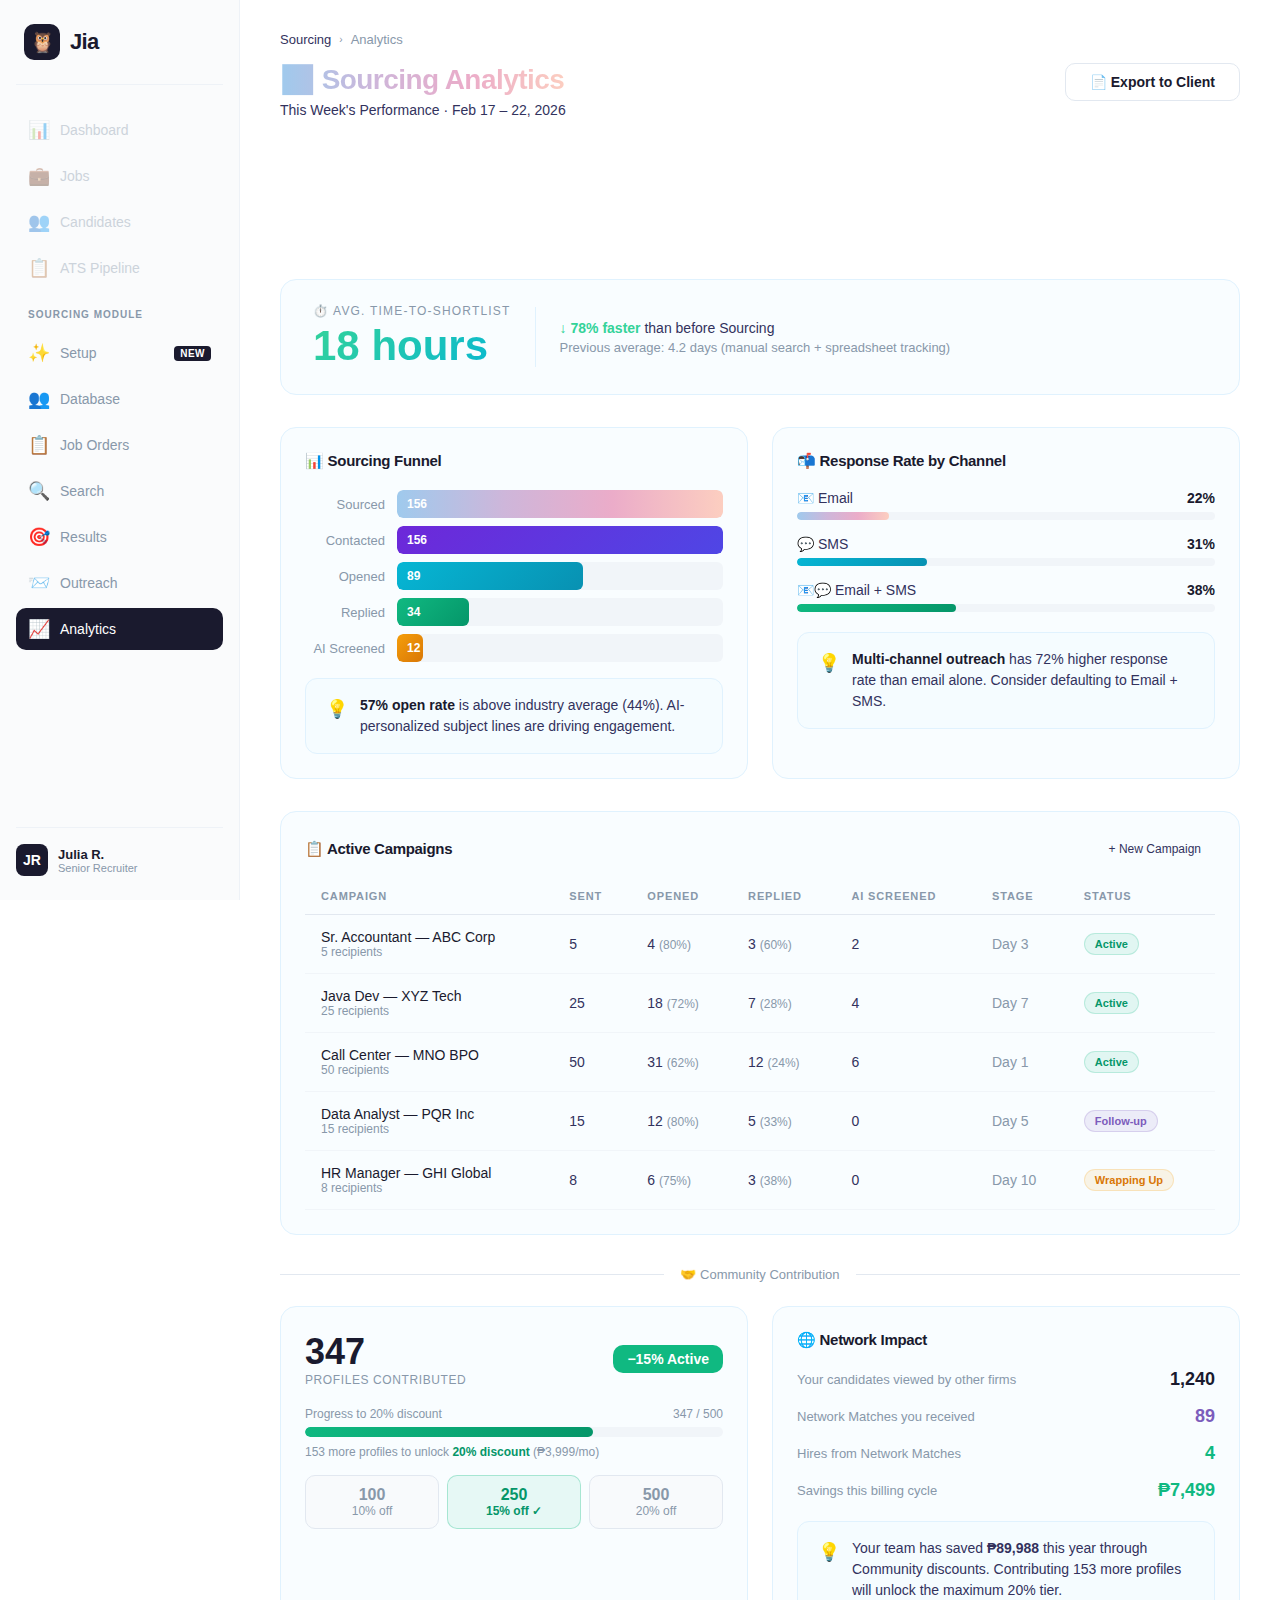
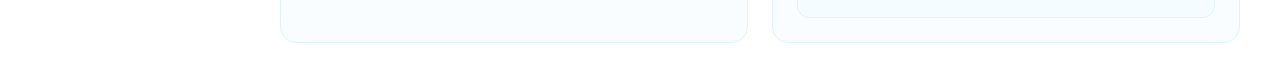
<file: analytics.html>
<!DOCTYPE html>
<html lang="en">

<head>
    <meta charset="UTF-8">
    <meta name="viewport" content="width=device-width, initial-scale=1.0">
    <title>Jia Sourcing — Analytics</title>
    <link rel="stylesheet" href="styles.css">
</head>

<body>
    <div class="app-layout">
        <aside class="sidebar" id="sidebar"></aside>

        <main class="main-content">
            <div class="breadcrumb">
                <a href="setup.html">Sourcing</a>
                <span class="sep">›</span>
                <span>Analytics</span>
            </div>

            <div class="page-header" style="display: flex; justify-content: space-between; align-items: flex-start;">
                <div>
                    <h1>📈 Sourcing Analytics</h1>
                    <p class="subtitle">This Week's Performance · Feb 17 – 22, 2026</p>
                </div>
                <button class="btn-secondary" onclick="showToast('Report exported as PDF')">
                    📄 Export to Client
                </button>
            </div>

            <!-- KPI Stats -->
            <div class="stats-grid stagger" style="grid-template-columns: repeat(4, 1fr); margin-bottom: 32px;">
                <div class="stat-card animate-fade-in-up">
                    <div class="stat-value" data-count="156">0</div>
                    <div class="stat-label">Contacted</div>
                </div>
                <div class="stat-card animate-fade-in-up">
                    <div class="stat-value" data-count="89">0</div>
                    <div class="stat-label">Opened (57%)</div>
                </div>
                <div class="stat-card animate-fade-in-up">
                    <div class="stat-value" data-count="34">0</div>
                    <div class="stat-label">Replied (22%)</div>
                </div>
                <div class="stat-card animate-fade-in-up">
                    <div class="stat-value" data-count="12">0</div>
                    <div class="stat-label">Screened via AI</div>
                </div>
            </div>

            <!-- Time to Shortlist Highlight -->
            <div class="glass-card no-hover"
                style="margin-bottom: 32px; display: flex; align-items: center; gap: 24px; padding: 24px 32px;">
                <div style="flex-shrink: 0;">
                    <div
                        style="font-size: 12px; text-transform: uppercase; letter-spacing: 0.1em; color: var(--jia-text-muted); margin-bottom: 4px;">
                        ⏱️ Avg. Time-to-Shortlist</div>
                    <div
                        style="font-family: 'Satoshi', sans-serif; font-size: 42px; font-weight: 800; background: linear-gradient(135deg, #34d399, #06b6d4); -webkit-background-clip: text; -webkit-text-fill-color: transparent; background-clip: text;">
                        18 hours
                    </div>
                </div>
                <div style="height: 60px; width: 1px; background: var(--jia-border);"></div>
                <div>
                    <div style="font-size: 14px; color: var(--jia-text-secondary); margin-bottom: 4px;">
                        <span style="color: #34d399; font-weight: 600;">↓ 78% faster</span> than before Sourcing
                    </div>
                    <div style="font-size: 13px; color: var(--jia-text-muted);">Previous average: 4.2 days (manual
                        search + spreadsheet tracking)</div>
                </div>
            </div>

            <div style="display: grid; grid-template-columns: 1fr 1fr; gap: 24px; margin-bottom: 32px;">
                <!-- Funnel Chart -->
                <div class="glass-card no-hover">
                    <h3 style="font-size: 15px; margin-bottom: 20px;">📊 Sourcing Funnel</h3>

                    <div class="funnel-bar">
                        <span class="bar-label">Sourced</span>
                        <div class="bar-track">
                            <div class="bar-fill"
                                style="width: 100%; background: linear-gradient(90deg, rgb(159, 202, 237) 0%, rgb(206, 182, 218) 33%, rgb(235, 172, 201) 66%, rgb(252, 206, 192) 100%);">
                                156</div>
                        </div>
                    </div>
                    <div class="funnel-bar">
                        <span class="bar-label">Contacted</span>
                        <div class="bar-track">
                            <div class="bar-fill"
                                style="width: 100%; background: linear-gradient(135deg, #6d28d9, #4f46e5);">156</div>
                        </div>
                    </div>
                    <div class="funnel-bar">
                        <span class="bar-label">Opened</span>
                        <div class="bar-track">
                            <div class="bar-fill"
                                style="width: 57%; background: linear-gradient(135deg, #06b6d4, #0891b2);">89</div>
                        </div>
                    </div>
                    <div class="funnel-bar">
                        <span class="bar-label">Replied</span>
                        <div class="bar-track">
                            <div class="bar-fill"
                                style="width: 22%; background: linear-gradient(135deg, #10b981, #059669);">34</div>
                        </div>
                    </div>
                    <div class="funnel-bar">
                        <span class="bar-label">AI Screened</span>
                        <div class="bar-track">
                            <div class="bar-fill"
                                style="width: 8%; background: linear-gradient(135deg, #f59e0b, #d97706);">12</div>
                        </div>
                    </div>

                    <div class="insight-card" style="margin-top: 16px;">
                        <span class="insight-icon">💡</span>
                        <div>
                            <strong style="color: var(--jia-text-primary);">57% open rate</strong> is above industry
                            average (44%). AI-personalized subject lines are driving engagement.
                        </div>
                    </div>
                </div>

                <!-- Response Rate by Channel -->
                <div class="glass-card no-hover">
                    <h3 style="font-size: 15px; margin-bottom: 20px;">📬 Response Rate by Channel</h3>

                    <div style="display: flex; flex-direction: column; gap: 16px; margin-bottom: 20px;">
                        <div>
                            <div style="display: flex; justify-content: space-between; margin-bottom: 6px;">
                                <span style="font-size: 14px; color: var(--jia-text-secondary);">📧 Email</span>
                                <span
                                    style="font-size: 14px; font-weight: 600; color: var(--jia-text-primary);">22%</span>
                            </div>
                            <div class="progress-track">
                                <div class="progress-fill" style="width: 22%;"></div>
                            </div>
                        </div>
                        <div>
                            <div style="display: flex; justify-content: space-between; margin-bottom: 6px;">
                                <span style="font-size: 14px; color: var(--jia-text-secondary);">💬 SMS</span>
                                <span
                                    style="font-size: 14px; font-weight: 600; color: var(--jia-text-primary);">31%</span>
                            </div>
                            <div class="progress-track">
                                <div class="progress-fill"
                                    style="width: 31%; background: linear-gradient(135deg, #06b6d4, #0891b2);"></div>
                            </div>
                        </div>
                        <div>
                            <div style="display: flex; justify-content: space-between; margin-bottom: 6px;">
                                <span style="font-size: 14px; color: var(--jia-text-secondary);">📧💬 Email + SMS</span>
                                <span
                                    style="font-size: 14px; font-weight: 600; color: var(--jia-text-primary);">38%</span>
                            </div>
                            <div class="progress-track">
                                <div class="progress-fill"
                                    style="width: 38%; background: linear-gradient(135deg, #10b981, #059669);"></div>
                            </div>
                        </div>
                    </div>

                    <div class="insight-card">
                        <span class="insight-icon">💡</span>
                        <div>
                            <strong style="color: var(--jia-text-primary);">Multi-channel outreach</strong> has 72%
                            higher response rate than email alone. Consider defaulting to Email + SMS.
                        </div>
                    </div>
                </div>
            </div>

            <!-- Active Campaigns Table -->
            <div class="glass-card no-hover">
                <div style="display: flex; justify-content: space-between; align-items: center; margin-bottom: 16px;">
                    <h3 style="font-size: 15px;">📋 Active Campaigns</h3>
                    <a href="outreach.html" class="btn-ghost btn-sm">+ New Campaign</a>
                </div>

                <table class="data-table">
                    <thead>
                        <tr>
                            <th>Campaign</th>
                            <th>Sent</th>
                            <th>Opened</th>
                            <th>Replied</th>
                            <th>AI Screened</th>
                            <th>Stage</th>
                            <th>Status</th>
                        </tr>
                    </thead>
                    <tbody>
                        <tr>
                            <td>
                                <div style="font-weight: 500; color: var(--jia-text-primary);">Sr. Accountant — ABC Corp
                                </div>
                                <div style="font-size: 12px; color: var(--jia-text-muted);">5 recipients</div>
                            </td>
                            <td>5</td>
                            <td>4 <span style="color: var(--jia-text-muted); font-size: 12px;">(80%)</span></td>
                            <td>3 <span style="color: var(--jia-text-muted); font-size: 12px;">(60%)</span></td>
                            <td>2</td>
                            <td><span style="color: var(--jia-text-muted);">Day 3</span></td>
                            <td><span class="badge badge-fit-high" style="font-size: 11px;">Active</span></td>
                        </tr>
                        <tr>
                            <td>
                                <div style="font-weight: 500; color: var(--jia-text-primary);">Java Dev — XYZ Tech</div>
                                <div style="font-size: 12px; color: var(--jia-text-muted);">25 recipients</div>
                            </td>
                            <td>25</td>
                            <td>18 <span style="color: var(--jia-text-muted); font-size: 12px;">(72%)</span></td>
                            <td>7 <span style="color: var(--jia-text-muted); font-size: 12px;">(28%)</span></td>
                            <td>4</td>
                            <td><span style="color: var(--jia-text-muted);">Day 7</span></td>
                            <td><span class="badge badge-fit-high" style="font-size: 11px;">Active</span></td>
                        </tr>
                        <tr>
                            <td>
                                <div style="font-weight: 500; color: var(--jia-text-primary);">Call Center — MNO BPO
                                </div>
                                <div style="font-size: 12px; color: var(--jia-text-muted);">50 recipients</div>
                            </td>
                            <td>50</td>
                            <td>31 <span style="color: var(--jia-text-muted); font-size: 12px;">(62%)</span></td>
                            <td>12 <span style="color: var(--jia-text-muted); font-size: 12px;">(24%)</span></td>
                            <td>6</td>
                            <td><span style="color: var(--jia-text-muted);">Day 1</span></td>
                            <td><span class="badge badge-fit-high" style="font-size: 11px;">Active</span></td>
                        </tr>
                        <tr>
                            <td>
                                <div style="font-weight: 500; color: var(--jia-text-primary);">Data Analyst — PQR Inc
                                </div>
                                <div style="font-size: 12px; color: var(--jia-text-muted);">15 recipients</div>
                            </td>
                            <td>15</td>
                            <td>12 <span style="color: var(--jia-text-muted); font-size: 12px;">(80%)</span></td>
                            <td>5 <span style="color: var(--jia-text-muted); font-size: 12px;">(33%)</span></td>
                            <td>0</td>
                            <td><span style="color: var(--jia-text-muted);">Day 5</span></td>
                            <td><span class="badge badge-purple" style="font-size: 11px;">Follow-up</span></td>
                        </tr>
                        <tr>
                            <td>
                                <div style="font-weight: 500; color: var(--jia-text-primary);">HR Manager — GHI Global
                                </div>
                                <div style="font-size: 12px; color: var(--jia-text-muted);">8 recipients</div>
                            </td>
                            <td>8</td>
                            <td>6 <span style="color: var(--jia-text-muted); font-size: 12px;">(75%)</span></td>
                            <td>3 <span style="color: var(--jia-text-muted); font-size: 12px;">(38%)</span></td>
                            <td>0</td>
                            <td><span style="color: var(--jia-text-muted);">Day 10</span></td>
                            <td><span class="badge badge-fit-medium" style="font-size: 11px;">Wrapping Up</span></td>
                        </tr>
                    </tbody>
                </table>
            </div>

            <!-- Community Contribution Dashboard -->
            <div style="margin-top: 32px;">
                <div class="divider">🤝 Community Contribution</div>

                <div style="display: grid; grid-template-columns: 1fr 1fr; gap: 24px;">
                    <!-- Contribution Meter -->
                    <div class="contribution-meter">
                        <div class="meter-header">
                            <div>
                                <div class="meter-value">347</div>
                                <div class="meter-label">Profiles Contributed</div>
                            </div>
                            <div class="discount-badge">−15% Active</div>
                        </div>

                        <div style="margin-bottom: 8px;">
                            <div
                                style="display: flex; justify-content: space-between; font-size: 12px; color: var(--jia-text-muted); margin-bottom: 6px;">
                                <span>Progress to 20% discount</span>
                                <span>347 / 500</span>
                            </div>
                            <div class="progress-track" style="height: 10px;">
                                <div class="progress-fill"
                                    style="width: 69%; background: linear-gradient(135deg, #10b981, #059669);"></div>
                            </div>
                        </div>
                        <div style="font-size: 12px; color: var(--jia-text-muted);">
                            153 more profiles to unlock <strong style="color: #059669;">20% discount</strong>
                            (₱3,999/mo)
                        </div>

                        <div class="contribution-tiers">
                            <div class="c-tier">
                                <div class="c-tier-value">100</div>
                                <div>10% off</div>
                            </div>
                            <div class="c-tier active">
                                <div class="c-tier-value">250</div>
                                <div>15% off ✓</div>
                            </div>
                            <div class="c-tier">
                                <div class="c-tier-value">500</div>
                                <div>20% off</div>
                            </div>
                        </div>
                    </div>

                    <!-- Network Impact -->
                    <div class="glass-card no-hover">
                        <h3 style="font-size: 15px; margin-bottom: 20px;">🌐 Network Impact</h3>

                        <div style="display: flex; flex-direction: column; gap: 16px;">
                            <div style="display: flex; justify-content: space-between; align-items: center;">
                                <span style="font-size: 13px; color: var(--jia-text-muted);">Your candidates viewed by
                                    other firms</span>
                                <span
                                    style="font-size: 18px; font-weight: 700; color: var(--jia-text-primary);">1,240</span>
                            </div>
                            <div style="display: flex; justify-content: space-between; align-items: center;">
                                <span style="font-size: 13px; color: var(--jia-text-muted);">Network Matches you
                                    received</span>
                                <span style="font-size: 18px; font-weight: 700; color: var(--jia-purple);">89</span>
                            </div>
                            <div style="display: flex; justify-content: space-between; align-items: center;">
                                <span style="font-size: 13px; color: var(--jia-text-muted);">Hires from Network
                                    Matches</span>
                                <span style="font-size: 18px; font-weight: 700; color: var(--jia-green);">4</span>
                            </div>
                            <div style="display: flex; justify-content: space-between; align-items: center;">
                                <span style="font-size: 13px; color: var(--jia-text-muted);">Savings this billing
                                    cycle</span>
                                <span style="font-size: 18px; font-weight: 700; color: var(--jia-green);">₱7,499</span>
                            </div>
                        </div>

                        <div class="insight-card" style="margin-top: 20px;">
                            <span class="insight-icon">💡</span>
                            <div>Your team has saved <strong>₱89,988</strong> this year through Community discounts.
                                Contributing 153 more profiles will unlock the maximum 20% tier.</div>
                        </div>
                    </div>
                </div>
            </div>

        </main>
    </div>

    <script src="app.js"></script>
</body>

</html>
</file>
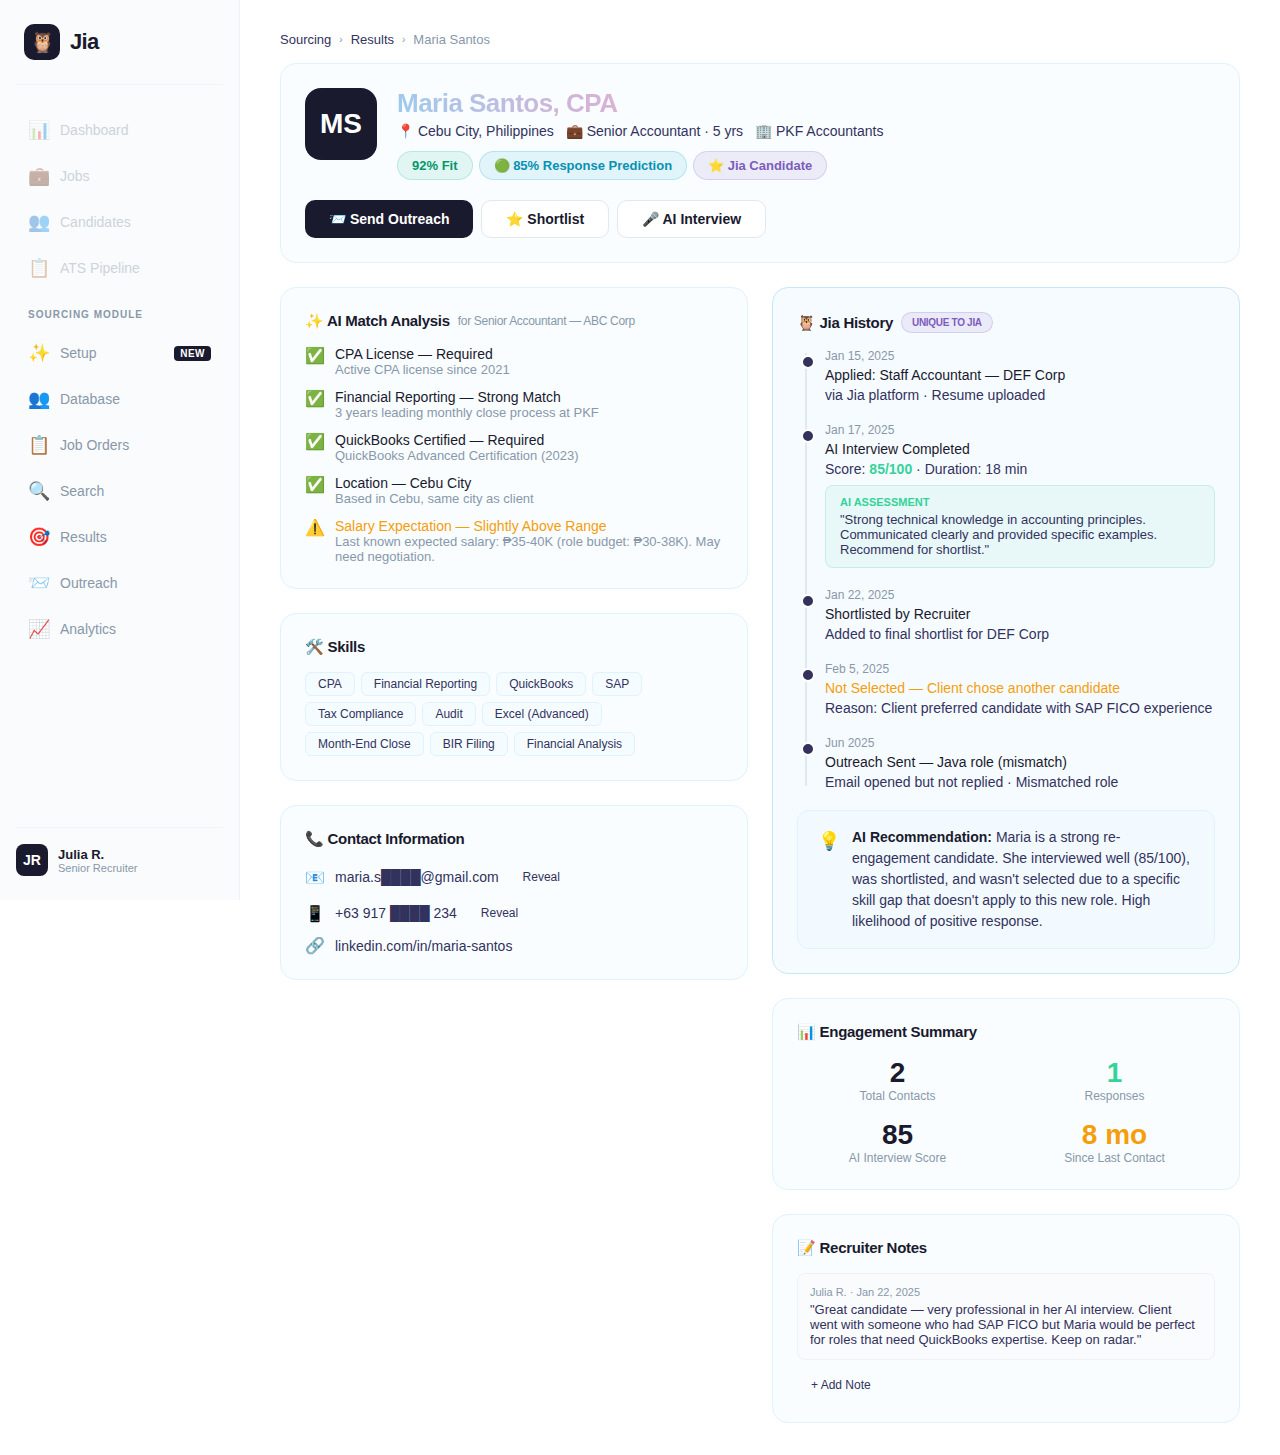
<file: candidate.html>
<!DOCTYPE html>
<html lang="en">

<head>
    <meta charset="UTF-8">
    <meta name="viewport" content="width=device-width, initial-scale=1.0">
    <title>Jia Sourcing — Candidate Profile</title>
    <link rel="stylesheet" href="styles.css">
</head>

<body>
    <div class="app-layout">
        <aside class="sidebar" id="sidebar"></aside>

        <main class="main-content">
            <div class="breadcrumb">
                <a href="index.html">Sourcing</a>
                <span class="sep">›</span>
                <a href="results.html">Results</a>
                <span class="sep">›</span>
                <span>Maria Santos</span>
            </div>

            <!-- Profile Header -->
            <div class="glass-card no-hover"
                style="margin-bottom: 24px; display: flex; justify-content: space-between; align-items: flex-start; flex-wrap: wrap; gap: 20px;">
                <div style="display: flex; gap: 20px; align-items: flex-start;">
                    <div
                        style="width: 72px; height: 72px; border-radius: 16px; background: #1a1a2e; display: flex; align-items: center; justify-content: center; font-size: 28px; font-weight: 700; color: white; flex-shrink: 0;">
                        MS
                    </div>
                    <div>
                        <h1
                            style="font-size: 26px; margin-bottom: 4px; background: linear-gradient(90deg, rgb(159, 202, 237) 0%, rgb(206, 182, 218) 33%, rgb(235, 172, 201) 66%, rgb(252, 206, 192) 100%); -webkit-background-clip: text; -webkit-text-fill-color: transparent; background-clip: text;">
                            Maria Santos, CPA
                        </h1>
                        <div
                            style="display: flex; flex-wrap: wrap; gap: 12px; font-size: 14px; color: var(--jia-text-secondary); margin-bottom: 12px;">
                            <span>📍 Cebu City, Philippines</span>
                            <span>💼 Senior Accountant · 5 yrs</span>
                            <span>🏢 PKF Accountants</span>
                        </div>
                        <div style="display: flex; gap: 6px;">
                            <span class="badge badge-fit-high" style="font-size: 13px; padding: 6px 14px;">92%
                                Fit</span>
                            <span class="badge badge-teal" style="font-size: 13px; padding: 6px 14px;">🟢 85% Response
                                Prediction</span>
                            <span class="badge badge-purple" style="font-size: 13px; padding: 6px 14px;">⭐ Jia
                                Candidate</span>
                        </div>
                    </div>
                </div>

                <div style="display: flex; gap: 8px; flex-wrap: wrap;">
                    <a href="outreach.html" class="btn-primary">📨 Send Outreach</a>
                    <button class="btn-secondary" onclick="showToast('Added to shortlist')">⭐ Shortlist</button>
                    <button class="btn-secondary" onclick="showToast('AI Interview link sent')">🎤 AI Interview</button>
                </div>
            </div>

            <div style="display: grid; grid-template-columns: 1fr 1fr; gap: 24px;">

                <!-- Left Column -->
                <div>
                    <!-- AI Match Analysis -->
                    <div class="glass-card no-hover" style="margin-bottom: 24px;">
                        <h3 style="font-size: 15px; margin-bottom: 16px; display: flex; align-items: center; gap: 8px;">
                            ✨ AI Match Analysis
                            <span style="font-size: 12px; font-weight: 400; color: var(--jia-text-muted);">for Senior
                                Accountant — ABC Corp</span>
                        </h3>

                        <div style="display: flex; flex-direction: column; gap: 12px;">
                            <div style="display: flex; align-items: flex-start; gap: 10px;">
                                <span style="font-size: 16px; flex-shrink: 0;">✅</span>
                                <div>
                                    <div style="font-size: 14px; font-weight: 500; color: var(--jia-text-primary);">CPA
                                        License — Required</div>
                                    <div style="font-size: 13px; color: var(--jia-text-muted);">Active CPA license since
                                        2021</div>
                                </div>
                            </div>
                            <div style="display: flex; align-items: flex-start; gap: 10px;">
                                <span style="font-size: 16px; flex-shrink: 0;">✅</span>
                                <div>
                                    <div style="font-size: 14px; font-weight: 500; color: var(--jia-text-primary);">
                                        Financial Reporting — Strong Match</div>
                                    <div style="font-size: 13px; color: var(--jia-text-muted);">3 years leading monthly
                                        close process at PKF</div>
                                </div>
                            </div>
                            <div style="display: flex; align-items: flex-start; gap: 10px;">
                                <span style="font-size: 16px; flex-shrink: 0;">✅</span>
                                <div>
                                    <div style="font-size: 14px; font-weight: 500; color: var(--jia-text-primary);">
                                        QuickBooks Certified — Required</div>
                                    <div style="font-size: 13px; color: var(--jia-text-muted);">QuickBooks Advanced
                                        Certification (2023)</div>
                                </div>
                            </div>
                            <div style="display: flex; align-items: flex-start; gap: 10px;">
                                <span style="font-size: 16px; flex-shrink: 0;">✅</span>
                                <div>
                                    <div style="font-size: 14px; font-weight: 500; color: var(--jia-text-primary);">
                                        Location — Cebu City</div>
                                    <div style="font-size: 13px; color: var(--jia-text-muted);">Based in Cebu, same city
                                        as client</div>
                                </div>
                            </div>
                            <div style="display: flex; align-items: flex-start; gap: 10px;">
                                <span style="font-size: 16px; flex-shrink: 0;">⚠️</span>
                                <div>
                                    <div style="font-size: 14px; font-weight: 500; color: var(--jia-amber);">Salary
                                        Expectation — Slightly Above Range</div>
                                    <div style="font-size: 13px; color: var(--jia-text-muted);">Last known expected
                                        salary: ₱35-40K (role budget: ₱30-38K). May need negotiation.</div>
                                </div>
                            </div>
                        </div>
                    </div>

                    <!-- Skills -->
                    <div class="glass-card no-hover" style="margin-bottom: 24px;">
                        <h3 style="font-size: 15px; margin-bottom: 16px;">🛠️ Skills</h3>
                        <div class="skill-tags">
                            <span class="skill-tag">CPA</span>
                            <span class="skill-tag">Financial Reporting</span>
                            <span class="skill-tag">QuickBooks</span>
                            <span class="skill-tag">SAP</span>
                            <span class="skill-tag">Tax Compliance</span>
                            <span class="skill-tag">Audit</span>
                            <span class="skill-tag">Excel (Advanced)</span>
                            <span class="skill-tag">Month-End Close</span>
                            <span class="skill-tag">BIR Filing</span>
                            <span class="skill-tag">Financial Analysis</span>
                        </div>
                    </div>

                    <!-- Contact Info (Partially Masked) -->
                    <div class="glass-card no-hover">
                        <h3 style="font-size: 15px; margin-bottom: 16px;">📞 Contact Information</h3>
                        <div style="display: flex; flex-direction: column; gap: 10px;">
                            <div style="display: flex; align-items: center; gap: 10px;">
                                <span style="width: 20px; text-align: center;">📧</span>
                                <span
                                    style="font-size: 14px; color: var(--jia-text-secondary);">maria.s████@gmail.com</span>
                                <button class="btn-ghost btn-sm"
                                    onclick="this.previousElementSibling.textContent='maria.santos@gmail.com'; showToast('Email revealed')">Reveal</button>
                            </div>
                            <div style="display: flex; align-items: center; gap: 10px;">
                                <span style="width: 20px; text-align: center;">📱</span>
                                <span style="font-size: 14px; color: var(--jia-text-secondary);">+63 917 ████ 234</span>
                                <button class="btn-ghost btn-sm"
                                    onclick="this.previousElementSibling.textContent='+63 917 854 1234'; showToast('Phone number revealed')">Reveal</button>
                            </div>
                            <div style="display: flex; align-items: center; gap: 10px;">
                                <span style="width: 20px; text-align: center;">🔗</span>
                                <span
                                    style="font-size: 14px; color: var(--jia-text-secondary);">linkedin.com/in/maria-santos</span>
                            </div>
                        </div>
                    </div>
                </div>

                <!-- Right Column -->
                <div>
                    <!-- Jia History (Unique Differentiator) -->
                    <div class="glass-card no-hover"
                        style="margin-bottom: 24px; background: rgba(240, 249, 255, 0.6); border-color: rgb(200, 230, 250);">
                        <h3 style="font-size: 15px; margin-bottom: 16px; display: flex; align-items: center; gap: 8px;">
                            🦉 Jia History
                            <span class="badge badge-purple" style="font-size: 10px;">UNIQUE TO JIA</span>
                        </h3>

                        <div class="timeline">
                            <div class="timeline-item">
                                <div class="timeline-date">Jan 15, 2025</div>
                                <div class="timeline-content">
                                    <div style="font-weight: 500; color: var(--jia-text-primary); margin-bottom: 4px;">
                                        Applied: Staff Accountant — DEF Corp</div>
                                    <div>via Jia platform · Resume uploaded</div>
                                </div>
                            </div>

                            <div class="timeline-item">
                                <div class="timeline-date">Jan 17, 2025</div>
                                <div class="timeline-content">
                                    <div style="font-weight: 500; color: var(--jia-text-primary); margin-bottom: 4px;">
                                        AI Interview Completed</div>
                                    <div style="margin-bottom: 8px;">Score: <strong
                                            style="color: #34d399;">85/100</strong> · Duration: 18 min</div>
                                    <div
                                        style="background: rgba(16, 185, 129, 0.06); border: 1px solid rgba(16, 185, 129, 0.15); border-radius: 8px; padding: 10px 14px; font-size: 13px; color: var(--jia-text-secondary);">
                                        <div
                                            style="font-size: 11px; font-weight: 600; color: #34d399; margin-bottom: 4px;">
                                            AI ASSESSMENT</div>
                                        "Strong technical knowledge in accounting principles. Communicated clearly and
                                        provided specific examples. Recommend for shortlist."
                                    </div>
                                </div>
                            </div>

                            <div class="timeline-item">
                                <div class="timeline-date">Jan 22, 2025</div>
                                <div class="timeline-content">
                                    <div style="font-weight: 500; color: var(--jia-text-primary); margin-bottom: 4px;">
                                        Shortlisted by Recruiter</div>
                                    <div>Added to final shortlist for DEF Corp</div>
                                </div>
                            </div>

                            <div class="timeline-item">
                                <div class="timeline-date">Feb 5, 2025</div>
                                <div class="timeline-content">
                                    <div style="font-weight: 500; color: var(--jia-amber); margin-bottom: 4px;">Not
                                        Selected — Client chose another candidate</div>
                                    <div>Reason: Client preferred candidate with SAP FICO experience</div>
                                </div>
                            </div>

                            <div class="timeline-item">
                                <div class="timeline-date">Jun 2025</div>
                                <div class="timeline-content">
                                    <div style="font-weight: 500; color: var(--jia-text-primary); margin-bottom: 4px;">
                                        Outreach Sent — Java role (mismatch)</div>
                                    <div>Email opened but not replied · Mismatched role</div>
                                </div>
                            </div>
                        </div>

                        <div class="insight-card" style="margin-top: 16px;">
                            <span class="insight-icon">💡</span>
                            <div>
                                <strong style="color: var(--jia-text-primary);">AI Recommendation:</strong> Maria is a
                                strong re-engagement candidate. She interviewed well (85/100), was shortlisted, and
                                wasn't selected due to a specific skill gap that doesn't apply to this new role. High
                                likelihood of positive response.
                            </div>
                        </div>
                    </div>

                    <!-- Engagement Summary -->
                    <div class="glass-card no-hover" style="margin-bottom: 24px;">
                        <h3 style="font-size: 15px; margin-bottom: 16px;">📊 Engagement Summary</h3>
                        <div style="display: grid; grid-template-columns: repeat(2, 1fr); gap: 16px;">
                            <div style="text-align: center;">
                                <div style="font-size: 28px; font-weight: 800; color: var(--jia-text-primary);">2</div>
                                <div style="font-size: 12px; color: var(--jia-text-muted);">Total Contacts</div>
                            </div>
                            <div style="text-align: center;">
                                <div style="font-size: 28px; font-weight: 800; color: #34d399;">1</div>
                                <div style="font-size: 12px; color: var(--jia-text-muted);">Responses</div>
                            </div>
                            <div style="text-align: center;">
                                <div style="font-size: 28px; font-weight: 800; color: var(--jia-text-primary);">85</div>
                                <div style="font-size: 12px; color: var(--jia-text-muted);">AI Interview Score</div>
                            </div>
                            <div style="text-align: center;">
                                <div style="font-size: 28px; font-weight: 800; color: var(--jia-amber);">8 mo</div>
                                <div style="font-size: 12px; color: var(--jia-text-muted);">Since Last Contact</div>
                            </div>
                        </div>
                    </div>

                    <!-- Notes -->
                    <div class="glass-card no-hover">
                        <h3 style="font-size: 15px; margin-bottom: 16px;">📝 Recruiter Notes</h3>
                        <div
                            style="font-size: 13px; color: var(--jia-text-secondary); margin-bottom: 12px; padding: 12px; background: #fafbfc; border-radius: 8px; border: 1px solid #eef2f7;">
                            <div style="font-size: 11px; color: var(--jia-text-muted); margin-bottom: 4px;">Julia R. ·
                                Jan 22, 2025</div>
                            "Great candidate — very professional in her AI interview. Client went with someone who had
                            SAP FICO but Maria would be perfect for roles that need QuickBooks expertise. Keep on
                            radar."
                        </div>
                        <button class="btn-ghost btn-sm" onclick="showToast('Note added')">+ Add Note</button>
                    </div>
                </div>

            </div>
        </main>
    </div>

    <script src="app.js"></script>
</body>

</html>
</file>
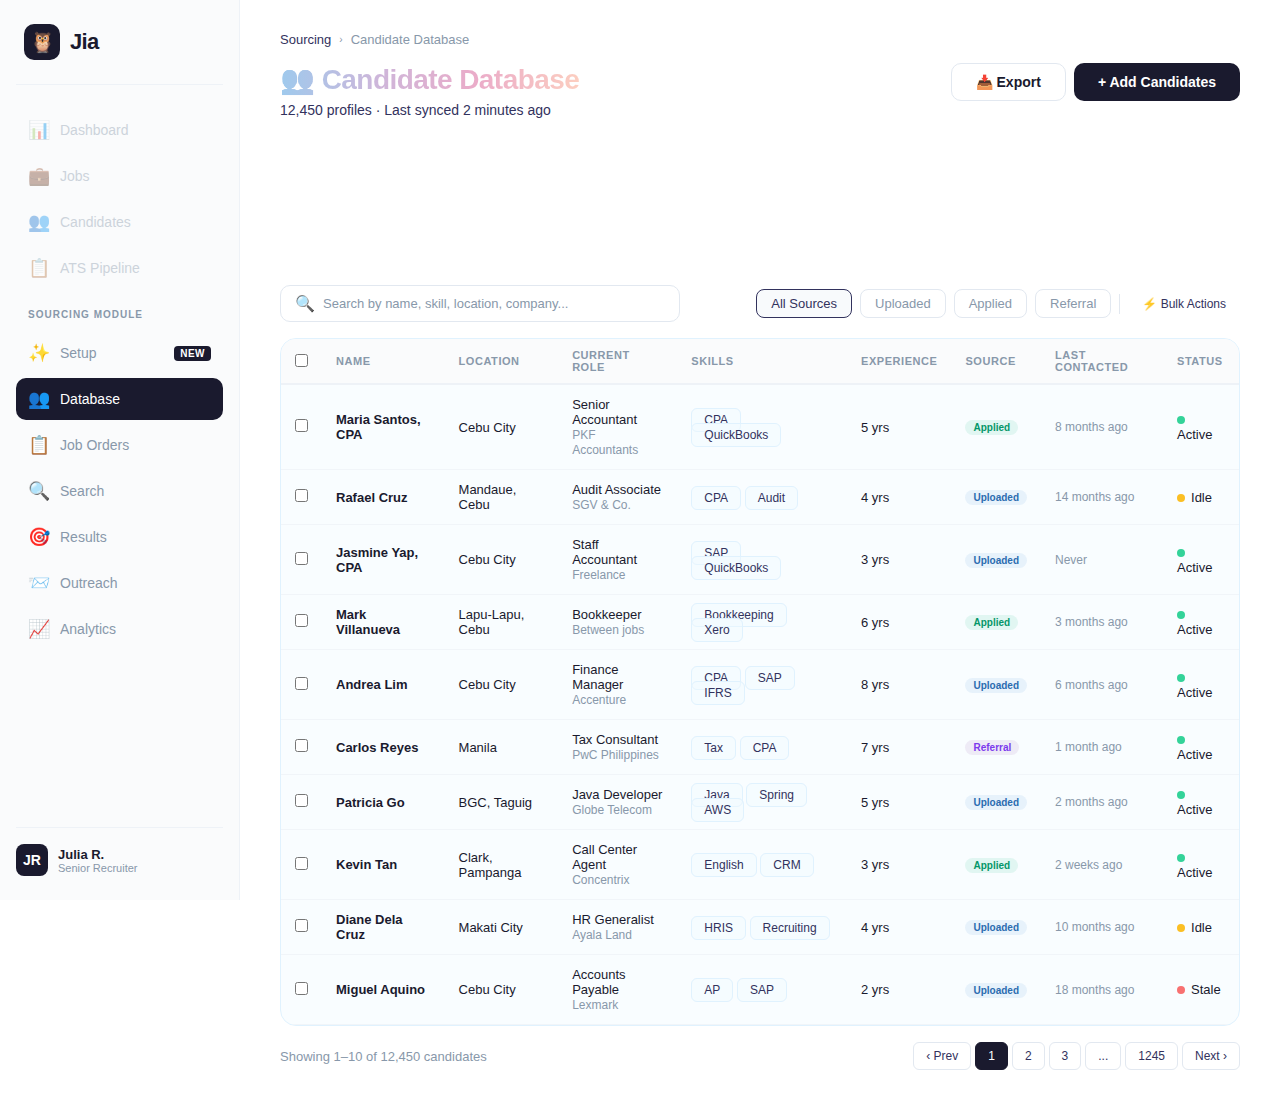
<file: database.html>
<!DOCTYPE html>
<html lang="en">

<head>
    <meta charset="UTF-8">
    <meta name="viewport" content="width=device-width, initial-scale=1.0">
    <title>Jia Sourcing — Candidate Database</title>
    <link rel="stylesheet" href="styles.css">
    <style>
        /* Table styles */
        .db-table {
            width: 100%;
            border-collapse: separate;
            border-spacing: 0;
            font-size: 13px;
        }

        .db-table thead th {
            text-align: left;
            padding: 10px 14px;
            font-size: 11px;
            font-weight: 700;
            text-transform: uppercase;
            letter-spacing: 0.05em;
            color: var(--jia-text-muted);
            border-bottom: 2px solid #eef2f7;
            background: #fafbfc;
            position: sticky;
            top: 0;
            z-index: 1;
        }

        .db-table tbody tr {
            cursor: pointer;
            transition: background 0.15s;
        }

        .db-table tbody tr:hover {
            background: rgba(240, 249, 255, 0.5);
        }

        .db-table tbody td {
            padding: 12px 14px;
            border-bottom: 1px solid #f1f5f9;
            color: var(--jia-text-primary);
            vertical-align: middle;
        }

        .db-table .name-cell {
            font-weight: 600;
        }

        .db-table .muted {
            color: var(--jia-text-muted);
            font-size: 12px;
        }

        /* Status dots */
        .status-dot {
            width: 8px;
            height: 8px;
            border-radius: 50%;
            display: inline-block;
            margin-right: 6px;
        }

        .status-dot.active {
            background: #34d399;
        }

        .status-dot.idle {
            background: #fbbf24;
        }

        .status-dot.stale {
            background: #f87171;
        }

        /* Toolbar */
        .db-toolbar {
            display: flex;
            justify-content: space-between;
            align-items: center;
            margin-bottom: 16px;
            gap: 12px;
        }

        .db-search {
            display: flex;
            align-items: center;
            gap: 8px;
            background: #fff;
            border: 1px solid #e2e8f0;
            border-radius: 10px;
            padding: 8px 14px;
            flex: 1;
            max-width: 400px;
        }

        .db-search input {
            border: none;
            outline: none;
            font-size: 13px;
            font-family: 'Satoshi', sans-serif;
            color: var(--jia-text-primary);
            width: 100%;
            background: transparent;
        }

        .db-search input::placeholder {
            color: var(--jia-text-muted);
        }

        /* Pagination */
        .pagination {
            display: flex;
            align-items: center;
            justify-content: space-between;
            margin-top: 16px;
            font-size: 13px;
            color: var(--jia-text-muted);
        }

        .pagination .page-btns {
            display: flex;
            gap: 4px;
        }

        .pagination .page-btn {
            padding: 6px 12px;
            border: 1px solid #e2e8f0;
            border-radius: 6px;
            background: #fff;
            cursor: pointer;
            font-size: 12px;
            font-family: 'Satoshi', sans-serif;
            color: var(--jia-text-secondary);
            transition: all 0.15s;
        }

        .pagination .page-btn:hover {
            border-color: #32325d;
        }

        .pagination .page-btn.active {
            background: var(--jia-black);
            color: white;
            border-color: var(--jia-black);
        }

        /* Source badge in table */
        .src-badge {
            font-size: 10px;
            padding: 2px 8px;
            border-radius: 10px;
            font-weight: 600;
            display: inline-block;
        }

        .src-badge.uploaded {
            background: rgba(159, 202, 237, 0.2);
            color: #2b6cb0;
        }

        .src-badge.applied {
            background: rgba(16, 185, 129, 0.1);
            color: #059669;
        }

        .src-badge.referral {
            background: rgba(206, 182, 218, 0.25);
            color: #7c3aed;
        }
    </style>
</head>

<body>
    <div class="app-layout">
        <aside class="sidebar" id="sidebar"></aside>

        <main class="main-content">
            <div class="breadcrumb">
                <a href="setup.html">Sourcing</a>
                <span class="sep">›</span>
                <span>Candidate Database</span>
            </div>

            <div class="page-header" style="display: flex; justify-content: space-between; align-items: flex-start;">
                <div>
                    <h1>👥 Candidate Database</h1>
                    <p class="subtitle">12,450 profiles · Last synced 2 minutes ago</p>
                </div>
                <div style="display: flex; gap: 8px;">
                    <button class="btn-secondary" onclick="showToast('Export started — CSV will download shortly')">📥
                        Export</button>
                    <button class="btn-primary" onclick="showToast('Upload dialog coming soon')">+ Add
                        Candidates</button>
                </div>
            </div>

            <!-- Stats -->
            <div class="stats-grid stagger" style="grid-template-columns: repeat(5, 1fr); margin-bottom: 24px;">
                <div class="stat-card animate-fade-in-up">
                    <div class="stat-value" data-count="12450">0</div>
                    <div class="stat-label">Total Profiles</div>
                </div>
                <div class="stat-card animate-fade-in-up">
                    <div class="stat-value" data-count="1230">0</div>
                    <div class="stat-label">Added This Month</div>
                </div>
                <div class="stat-card animate-fade-in-up">
                    <div class="stat-value" data-count="4350">0</div>
                    <div class="stat-label">Active (90 days)</div>
                </div>
                <div class="stat-card animate-fade-in-up">
                    <div class="stat-value" data-count="187">0</div>
                    <div class="stat-label">Duplicates Flagged</div>
                </div>
                <div class="stat-card animate-fade-in-up">
                    <div class="stat-value" data-count="892">0</div>
                    <div class="stat-label">Profiles Need Update</div>
                </div>
            </div>

            <!-- Toolbar -->
            <div class="db-toolbar">
                <div class="db-search">
                    <span style="color: var(--jia-text-muted);">🔍</span>
                    <input type="text" placeholder="Search by name, skill, location, company...">
                </div>
                <div style="display: flex; gap: 8px; align-items: center;">
                    <button class="filter-chip active">All Sources</button>
                    <button class="filter-chip">Uploaded</button>
                    <button class="filter-chip">Applied</button>
                    <button class="filter-chip">Referral</button>
                    <span style="width: 1px; height: 20px; background: #e2e8f0;"></span>
                    <button class="btn-ghost btn-sm" onclick="showToast('Bulk actions: Tag, Export, Delete')">⚡ Bulk
                        Actions</button>
                </div>
            </div>

            <!-- Table -->
            <div class="glass-card no-hover" style="padding: 0; overflow: hidden;">
                <table class="db-table">
                    <thead>
                        <tr>
                            <th style="width: 32px;"><input type="checkbox" style="cursor: pointer;"></th>
                            <th>Name</th>
                            <th>Location</th>
                            <th>Current Role</th>
                            <th>Skills</th>
                            <th>Experience</th>
                            <th>Source</th>
                            <th>Last Contacted</th>
                            <th>Status</th>
                        </tr>
                    </thead>
                    <tbody>
                        <tr onclick="window.location.href='candidate.html'">
                            <td><input type="checkbox" onclick="event.stopPropagation()" style="cursor: pointer;"></td>
                            <td class="name-cell">Maria Santos, CPA</td>
                            <td>Cebu City</td>
                            <td>Senior Accountant<br><span class="muted">PKF Accountants</span></td>
                            <td><span class="skill-tag">CPA</span> <span class="skill-tag">QuickBooks</span></td>
                            <td>5 yrs</td>
                            <td><span class="src-badge applied">Applied</span></td>
                            <td class="muted">8 months ago</td>
                            <td><span class="status-dot active"></span>Active</td>
                        </tr>
                        <tr onclick="window.location.href='candidate.html'">
                            <td><input type="checkbox" onclick="event.stopPropagation()" style="cursor: pointer;"></td>
                            <td class="name-cell">Rafael Cruz</td>
                            <td>Mandaue, Cebu</td>
                            <td>Audit Associate<br><span class="muted">SGV & Co.</span></td>
                            <td><span class="skill-tag">CPA</span> <span class="skill-tag">Audit</span></td>
                            <td>4 yrs</td>
                            <td><span class="src-badge uploaded">Uploaded</span></td>
                            <td class="muted">14 months ago</td>
                            <td><span class="status-dot idle"></span>Idle</td>
                        </tr>
                        <tr onclick="window.location.href='candidate.html'">
                            <td><input type="checkbox" onclick="event.stopPropagation()" style="cursor: pointer;"></td>
                            <td class="name-cell">Jasmine Yap, CPA</td>
                            <td>Cebu City</td>
                            <td>Staff Accountant<br><span class="muted">Freelance</span></td>
                            <td><span class="skill-tag">SAP</span> <span class="skill-tag">QuickBooks</span></td>
                            <td>3 yrs</td>
                            <td><span class="src-badge uploaded">Uploaded</span></td>
                            <td class="muted">Never</td>
                            <td><span class="status-dot active"></span>Active</td>
                        </tr>
                        <tr onclick="window.location.href='candidate.html'">
                            <td><input type="checkbox" onclick="event.stopPropagation()" style="cursor: pointer;"></td>
                            <td class="name-cell">Mark Villanueva</td>
                            <td>Lapu-Lapu, Cebu</td>
                            <td>Bookkeeper<br><span class="muted">Between jobs</span></td>
                            <td><span class="skill-tag">Bookkeeping</span> <span class="skill-tag">Xero</span></td>
                            <td>6 yrs</td>
                            <td><span class="src-badge applied">Applied</span></td>
                            <td class="muted">3 months ago</td>
                            <td><span class="status-dot active"></span>Active</td>
                        </tr>
                        <tr onclick="window.location.href='candidate.html'">
                            <td><input type="checkbox" onclick="event.stopPropagation()" style="cursor: pointer;"></td>
                            <td class="name-cell">Andrea Lim</td>
                            <td>Cebu City</td>
                            <td>Finance Manager<br><span class="muted">Accenture</span></td>
                            <td><span class="skill-tag">CPA</span> <span class="skill-tag">SAP</span> <span
                                    class="skill-tag">IFRS</span></td>
                            <td>8 yrs</td>
                            <td><span class="src-badge uploaded">Uploaded</span></td>
                            <td class="muted">6 months ago</td>
                            <td><span class="status-dot active"></span>Active</td>
                        </tr>
                        <tr onclick="window.location.href='candidate.html'">
                            <td><input type="checkbox" onclick="event.stopPropagation()" style="cursor: pointer;"></td>
                            <td class="name-cell">Carlos Reyes</td>
                            <td>Manila</td>
                            <td>Tax Consultant<br><span class="muted">PwC Philippines</span></td>
                            <td><span class="skill-tag">Tax</span> <span class="skill-tag">CPA</span></td>
                            <td>7 yrs</td>
                            <td><span class="src-badge referral">Referral</span></td>
                            <td class="muted">1 month ago</td>
                            <td><span class="status-dot active"></span>Active</td>
                        </tr>
                        <tr onclick="window.location.href='candidate.html'">
                            <td><input type="checkbox" onclick="event.stopPropagation()" style="cursor: pointer;"></td>
                            <td class="name-cell">Patricia Go</td>
                            <td>BGC, Taguig</td>
                            <td>Java Developer<br><span class="muted">Globe Telecom</span></td>
                            <td><span class="skill-tag">Java</span> <span class="skill-tag">Spring</span> <span
                                    class="skill-tag">AWS</span></td>
                            <td>5 yrs</td>
                            <td><span class="src-badge uploaded">Uploaded</span></td>
                            <td class="muted">2 months ago</td>
                            <td><span class="status-dot active"></span>Active</td>
                        </tr>
                        <tr onclick="window.location.href='candidate.html'">
                            <td><input type="checkbox" onclick="event.stopPropagation()" style="cursor: pointer;"></td>
                            <td class="name-cell">Kevin Tan</td>
                            <td>Clark, Pampanga</td>
                            <td>Call Center Agent<br><span class="muted">Concentrix</span></td>
                            <td><span class="skill-tag">English</span> <span class="skill-tag">CRM</span></td>
                            <td>3 yrs</td>
                            <td><span class="src-badge applied">Applied</span></td>
                            <td class="muted">2 weeks ago</td>
                            <td><span class="status-dot active"></span>Active</td>
                        </tr>
                        <tr onclick="window.location.href='candidate.html'">
                            <td><input type="checkbox" onclick="event.stopPropagation()" style="cursor: pointer;"></td>
                            <td class="name-cell">Diane Dela Cruz</td>
                            <td>Makati City</td>
                            <td>HR Generalist<br><span class="muted">Ayala Land</span></td>
                            <td><span class="skill-tag">HRIS</span> <span class="skill-tag">Recruiting</span></td>
                            <td>4 yrs</td>
                            <td><span class="src-badge uploaded">Uploaded</span></td>
                            <td class="muted">10 months ago</td>
                            <td><span class="status-dot idle"></span>Idle</td>
                        </tr>
                        <tr onclick="window.location.href='candidate.html'">
                            <td><input type="checkbox" onclick="event.stopPropagation()" style="cursor: pointer;"></td>
                            <td class="name-cell">Miguel Aquino</td>
                            <td>Cebu City</td>
                            <td>Accounts Payable<br><span class="muted">Lexmark</span></td>
                            <td><span class="skill-tag">AP</span> <span class="skill-tag">SAP</span></td>
                            <td>2 yrs</td>
                            <td><span class="src-badge uploaded">Uploaded</span></td>
                            <td class="muted">18 months ago</td>
                            <td><span class="status-dot stale"></span>Stale</td>
                        </tr>
                    </tbody>
                </table>
            </div>

            <!-- Pagination -->
            <div class="pagination">
                <span>Showing 1–10 of 12,450 candidates</span>
                <div class="page-btns">
                    <button class="page-btn">‹ Prev</button>
                    <button class="page-btn active">1</button>
                    <button class="page-btn">2</button>
                    <button class="page-btn">3</button>
                    <button class="page-btn">...</button>
                    <button class="page-btn">1245</button>
                    <button class="page-btn">Next ›</button>
                </div>
            </div>

        </main>
    </div>

    <script src="app.js"></script>
</body>

</html>
</file>
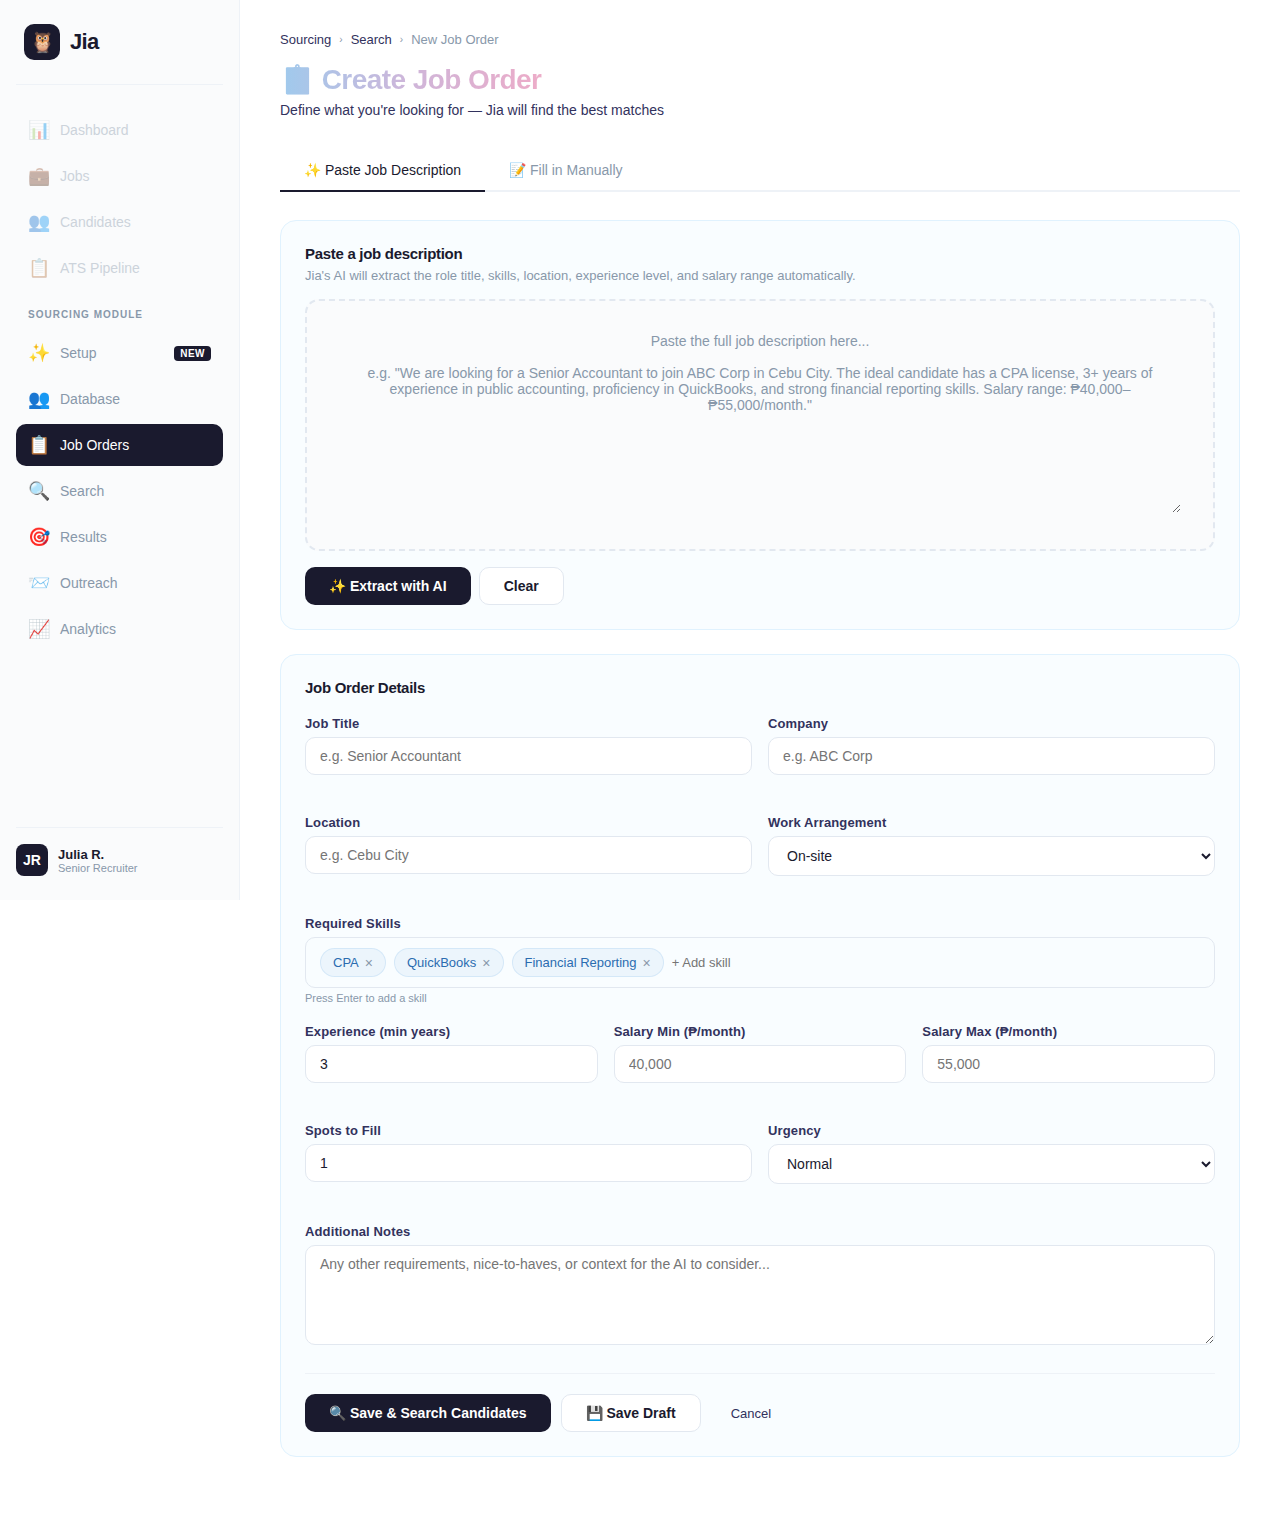
<file: joborder.html>
<!DOCTYPE html>
<html lang="en">

<head>
    <meta charset="UTF-8">
    <meta name="viewport" content="width=device-width, initial-scale=1.0">
    <title>Jia Sourcing — Create Job Order</title>
    <link rel="stylesheet" href="styles.css">
    <style>
        .form-group {
            margin-bottom: 20px;
        }

        .form-label {
            display: block;
            font-size: 13px;
            font-weight: 600;
            color: var(--jia-text-secondary);
            margin-bottom: 6px;
            letter-spacing: 0.01em;
        }

        .form-input,
        .form-select,
        .form-textarea {
            width: 100%;
            padding: 10px 14px;
            border: 1px solid #e2e8f0;
            border-radius: 10px;
            font-size: 14px;
            font-family: 'Satoshi', sans-serif;
            color: var(--jia-text-primary);
            background: #fff;
            transition: border-color 0.2s;
            box-sizing: border-box;
        }

        .form-input:focus,
        .form-select:focus,
        .form-textarea:focus {
            outline: none;
            border-color: #32325d;
        }

        .form-textarea {
            resize: vertical;
            min-height: 100px;
        }

        .form-row {
            display: grid;
            grid-template-columns: 1fr 1fr;
            gap: 16px;
        }

        .form-row-3 {
            display: grid;
            grid-template-columns: 1fr 1fr 1fr;
            gap: 16px;
        }

        .form-hint {
            font-size: 11px;
            color: var(--jia-text-muted);
            margin-top: 4px;
        }

        /* Tabs */
        .tab-bar {
            display: flex;
            gap: 0;
            margin-bottom: 28px;
            border-bottom: 2px solid #eef2f7;
        }

        .tab-btn {
            padding: 12px 24px;
            font-size: 14px;
            font-weight: 500;
            cursor: pointer;
            border: none;
            background: transparent;
            color: var(--jia-text-muted);
            font-family: 'Satoshi', sans-serif;
            border-bottom: 2px solid transparent;
            margin-bottom: -2px;
            transition: all 0.2s;
        }

        .tab-btn.active {
            color: var(--jia-text-primary);
            border-bottom-color: var(--jia-black);
        }

        .tab-btn:hover {
            color: var(--jia-text-secondary);
        }

        .tab-content {
            display: none;
        }

        .tab-content.active {
            display: block;
        }

        /* AI extract section */
        .paste-box {
            border: 2px dashed #e2e8f0;
            border-radius: 14px;
            padding: 32px;
            text-align: center;
            cursor: pointer;
            transition: all 0.2s;
            background: #fafbfc;
        }

        .paste-box:hover {
            border-color: #32325d;
            background: #f8fafc;
        }

        .paste-box textarea {
            width: 100%;
            min-height: 180px;
            border: none;
            background: transparent;
            font-size: 14px;
            font-family: 'Satoshi', sans-serif;
            color: var(--jia-text-primary);
            resize: vertical;
            text-align: left;
            box-sizing: border-box;
        }

        .paste-box textarea:focus {
            outline: none;
        }

        .paste-box textarea::placeholder {
            color: var(--jia-text-muted);
            text-align: center;
        }

        /* AI extraction animation */
        .extract-animation {
            display: none;
            padding: 24px;
            text-align: center;
        }

        .extract-animation.active {
            display: block;
        }

        .extract-step {
            font-size: 13px;
            color: var(--jia-text-muted);
            margin: 8px 0;
        }

        .extract-step.done {
            color: #059669;
        }

        .extract-step.current {
            color: var(--jia-text-primary);
            font-weight: 600;
        }

        /* Skills input */
        .skills-input-area {
            display: flex;
            flex-wrap: wrap;
            gap: 8px;
            align-items: center;
        }

        .skill-pill {
            display: inline-flex;
            align-items: center;
            gap: 4px;
            padding: 6px 12px;
            background: rgba(159, 202, 237, 0.15);
            border: 1px solid rgba(159, 202, 237, 0.3);
            border-radius: 20px;
            font-size: 13px;
            color: #2b6cb0;
            font-weight: 500;
        }

        .skill-pill .remove {
            cursor: pointer;
            font-size: 14px;
            color: #8898aa;
            margin-left: 2px;
            line-height: 1;
        }

        .skill-pill .remove:hover {
            color: #dc2626;
        }

        .add-skill-input {
            border: none;
            background: transparent;
            font-size: 13px;
            font-family: 'Satoshi', sans-serif;
            color: var(--jia-text-primary);
            outline: none;
            min-width: 120px;
        }
    </style>
</head>

<body>
    <div class="app-layout">
        <aside class="sidebar" id="sidebar"></aside>

        <main class="main-content">
            <div class="breadcrumb">
                <a href="setup.html">Sourcing</a>
                <span class="sep">›</span>
                <a href="search.html">Search</a>
                <span class="sep">›</span>
                <span>New Job Order</span>
            </div>

            <div class="page-header" style="display: flex; justify-content: space-between; align-items: flex-start;">
                <div>
                    <h1>📋 Create Job Order</h1>
                    <p class="subtitle">Define what you're looking for — Jia will find the best matches</p>
                </div>
            </div>

            <!-- Tabs: AI Extract vs Manual -->
            <div class="tab-bar">
                <button class="tab-btn active" onclick="switchTab('ai')">✨ Paste Job Description</button>
                <button class="tab-btn" onclick="switchTab('manual')">📝 Fill in Manually</button>
            </div>

            <!-- Tab 1: AI Extract -->
            <div id="tab-ai" class="tab-content active">
                <div class="glass-card no-hover" style="margin-bottom: 24px;">
                    <h3 style="font-size: 15px; margin-bottom: 6px; color: var(--jia-text-primary);">Paste a job
                        description</h3>
                    <p style="font-size: 13px; color: var(--jia-text-muted); margin-bottom: 16px;">
                        Jia's AI will extract the role title, skills, location, experience level, and salary range
                        automatically.
                    </p>
                    <div class="paste-box" id="pasteBox">
                        <textarea id="jdInput"
                            placeholder="Paste the full job description here...

e.g. &quot;We are looking for a Senior Accountant to join ABC Corp in Cebu City. The ideal candidate has a CPA license, 3+ years of experience in public accounting, proficiency in QuickBooks, and strong financial reporting skills. Salary range: ₱40,000–₱55,000/month.&quot;"></textarea>
                    </div>
                    <div class="extract-animation" id="extractAnimation">
                        <div style="font-size: 20px; margin-bottom: 12px;">✨</div>
                        <div class="extract-step" id="step1">Reading job description...</div>
                        <div class="extract-step" id="step2">Extracting role & company info...</div>
                        <div class="extract-step" id="step3">Identifying required skills...</div>
                        <div class="extract-step" id="step4">Determining experience & salary range...</div>
                        <div class="extract-step" id="step5">Building search criteria...</div>
                    </div>
                    <div style="margin-top: 16px; display: flex; gap: 8px;">
                        <button class="btn-primary" onclick="extractFromJD()">✨ Extract with AI</button>
                        <button class="btn-secondary" onclick="clearJD()">Clear</button>
                    </div>
                </div>
            </div>

            <!-- Tab 2: Manual Form -->
            <div id="tab-manual" class="tab-content">
                <div id="manualForm">
                    <!-- This is also shown after AI extraction -->
                </div>
            </div>

            <!-- Structured Form (shown in manual tab OR after AI extraction) -->
            <div class="glass-card no-hover" id="structuredForm" style="margin-bottom: 24px;">
                <h3 style="font-size: 15px; margin-bottom: 20px; color: var(--jia-text-primary);">Job Order Details</h3>

                <div class="form-row" style="margin-bottom: 20px;">
                    <div class="form-group">
                        <label class="form-label">Job Title</label>
                        <input class="form-input" id="f-title" type="text" placeholder="e.g. Senior Accountant">
                    </div>
                    <div class="form-group">
                        <label class="form-label">Company</label>
                        <input class="form-input" id="f-company" type="text" placeholder="e.g. ABC Corp">
                    </div>
                </div>

                <div class="form-row" style="margin-bottom: 20px;">
                    <div class="form-group">
                        <label class="form-label">Location</label>
                        <input class="form-input" id="f-location" type="text" placeholder="e.g. Cebu City">
                    </div>
                    <div class="form-group">
                        <label class="form-label">Work Arrangement</label>
                        <select class="form-select" id="f-arrangement">
                            <option>On-site</option>
                            <option>Remote</option>
                            <option>Hybrid</option>
                        </select>
                    </div>
                </div>

                <div class="form-group">
                    <label class="form-label">Required Skills</label>
                    <div class="skills-input-area"
                        style="border: 1px solid #e2e8f0; border-radius: 10px; padding: 10px 14px; min-height: 44px;"
                        id="skillsArea">
                        <span class="skill-pill">CPA <span class="remove"
                                onclick="this.parentElement.remove()">×</span></span>
                        <span class="skill-pill">QuickBooks <span class="remove"
                                onclick="this.parentElement.remove()">×</span></span>
                        <span class="skill-pill">Financial Reporting <span class="remove"
                                onclick="this.parentElement.remove()">×</span></span>
                        <input class="add-skill-input" placeholder="+ Add skill" onkeydown="addSkill(event)">
                    </div>
                    <div class="form-hint">Press Enter to add a skill</div>
                </div>

                <div class="form-row-3" style="margin-bottom: 20px;">
                    <div class="form-group">
                        <label class="form-label">Experience (min years)</label>
                        <input class="form-input" id="f-exp" type="number" value="3" min="0">
                    </div>
                    <div class="form-group">
                        <label class="form-label">Salary Min (₱/month)</label>
                        <input class="form-input" id="f-salary-min" type="text" placeholder="40,000">
                    </div>
                    <div class="form-group">
                        <label class="form-label">Salary Max (₱/month)</label>
                        <input class="form-input" id="f-salary-max" type="text" placeholder="55,000">
                    </div>
                </div>

                <div class="form-row" style="margin-bottom: 20px;">
                    <div class="form-group">
                        <label class="form-label">Spots to Fill</label>
                        <input class="form-input" id="f-spots" type="number" value="1" min="1">
                    </div>
                    <div class="form-group">
                        <label class="form-label">Urgency</label>
                        <select class="form-select" id="f-urgency">
                            <option>Normal</option>
                            <option>Urgent — Fill within 2 weeks</option>
                            <option>Critical — Immediate start needed</option>
                        </select>
                    </div>
                </div>

                <div class="form-group">
                    <label class="form-label">Additional Notes</label>
                    <textarea class="form-textarea"
                        placeholder="Any other requirements, nice-to-haves, or context for the AI to consider..."></textarea>
                </div>

                <div
                    style="display: flex; gap: 10px; margin-top: 24px; padding-top: 20px; border-top: 1px solid #eef2f7;">
                    <a href="results.html" class="btn-primary">🔍 Save & Search Candidates</a>
                    <button class="btn-secondary" onclick="showToast('Job order saved as draft')">💾 Save Draft</button>
                    <a href="search.html" class="btn-ghost" style="padding: 10px 20px;">Cancel</a>
                </div>
            </div>

        </main>
    </div>

    <script src="app.js"></script>
    <script>
        function switchTab(tab) {
            document.querySelectorAll('.tab-btn').forEach(b => b.classList.remove('active'));
            document.querySelectorAll('.tab-content').forEach(c => c.classList.remove('active'));

            if (tab === 'ai') {
                document.querySelectorAll('.tab-btn')[0].classList.add('active');
                document.getElementById('tab-ai').classList.add('active');
            } else {
                document.querySelectorAll('.tab-btn')[1].classList.add('active');
                document.getElementById('tab-manual').classList.add('active');
            }
        }

        function extractFromJD() {
            const jd = document.getElementById('jdInput').value;
            if (!jd.trim()) {
                showToast('Please paste a job description first');
                return;
            }

            // Show extraction animation
            const pasteBox = document.getElementById('pasteBox');
            const anim = document.getElementById('extractAnimation');
            pasteBox.style.display = 'none';
            anim.classList.add('active');

            const steps = ['step1', 'step2', 'step3', 'step4', 'step5'];
            let i = 0;

            const interval = setInterval(() => {
                if (i > 0) {
                    document.getElementById(steps[i - 1]).classList.remove('current');
                    document.getElementById(steps[i - 1]).classList.add('done');
                    document.getElementById(steps[i - 1]).innerHTML = '✓ ' + document.getElementById(steps[i - 1]).textContent;
                }
                if (i < steps.length) {
                    document.getElementById(steps[i]).classList.add('current');
                    i++;
                } else {
                    clearInterval(interval);
                    // Fill in the form
                    setTimeout(() => {
                        document.getElementById('f-title').value = 'Senior Accountant';
                        document.getElementById('f-company').value = 'ABC Corp';
                        document.getElementById('f-location').value = 'Cebu City';
                        document.getElementById('f-exp').value = '3';
                        document.getElementById('f-salary-min').value = '40,000';
                        document.getElementById('f-salary-max').value = '55,000';
                        document.getElementById('f-spots').value = '5';
                        showToast('AI extracted job order details — review and adjust below');
                        document.getElementById('structuredForm').scrollIntoView({ behavior: 'smooth', block: 'start' });
                        document.getElementById('structuredForm').style.borderColor = '#34d399';
                        setTimeout(() => {
                            document.getElementById('structuredForm').style.borderColor = '';
                        }, 2000);
                    }, 400);
                }
            }, 600);
        }

        function clearJD() {
            document.getElementById('jdInput').value = '';
            document.getElementById('pasteBox').style.display = 'block';
            document.getElementById('extractAnimation').classList.remove('active');
            // Reset steps
            ['step1', 'step2', 'step3', 'step4', 'step5'].forEach(id => {
                const el = document.getElementById(id);
                el.classList.remove('done', 'current');
                el.textContent = el.textContent.replace('✓ ', '');
            });
        }

        function addSkill(event) {
            if (event.key === 'Enter') {
                event.preventDefault();
                const input = event.target;
                const value = input.value.trim();
                if (value) {
                    const pill = document.createElement('span');
                    pill.className = 'skill-pill';
                    pill.innerHTML = value + ' <span class="remove" onclick="this.parentElement.remove()">×</span>';
                    input.parentElement.insertBefore(pill, input);
                    input.value = '';
                }
            }
        }
    </script>
</body>

</html>
</file>
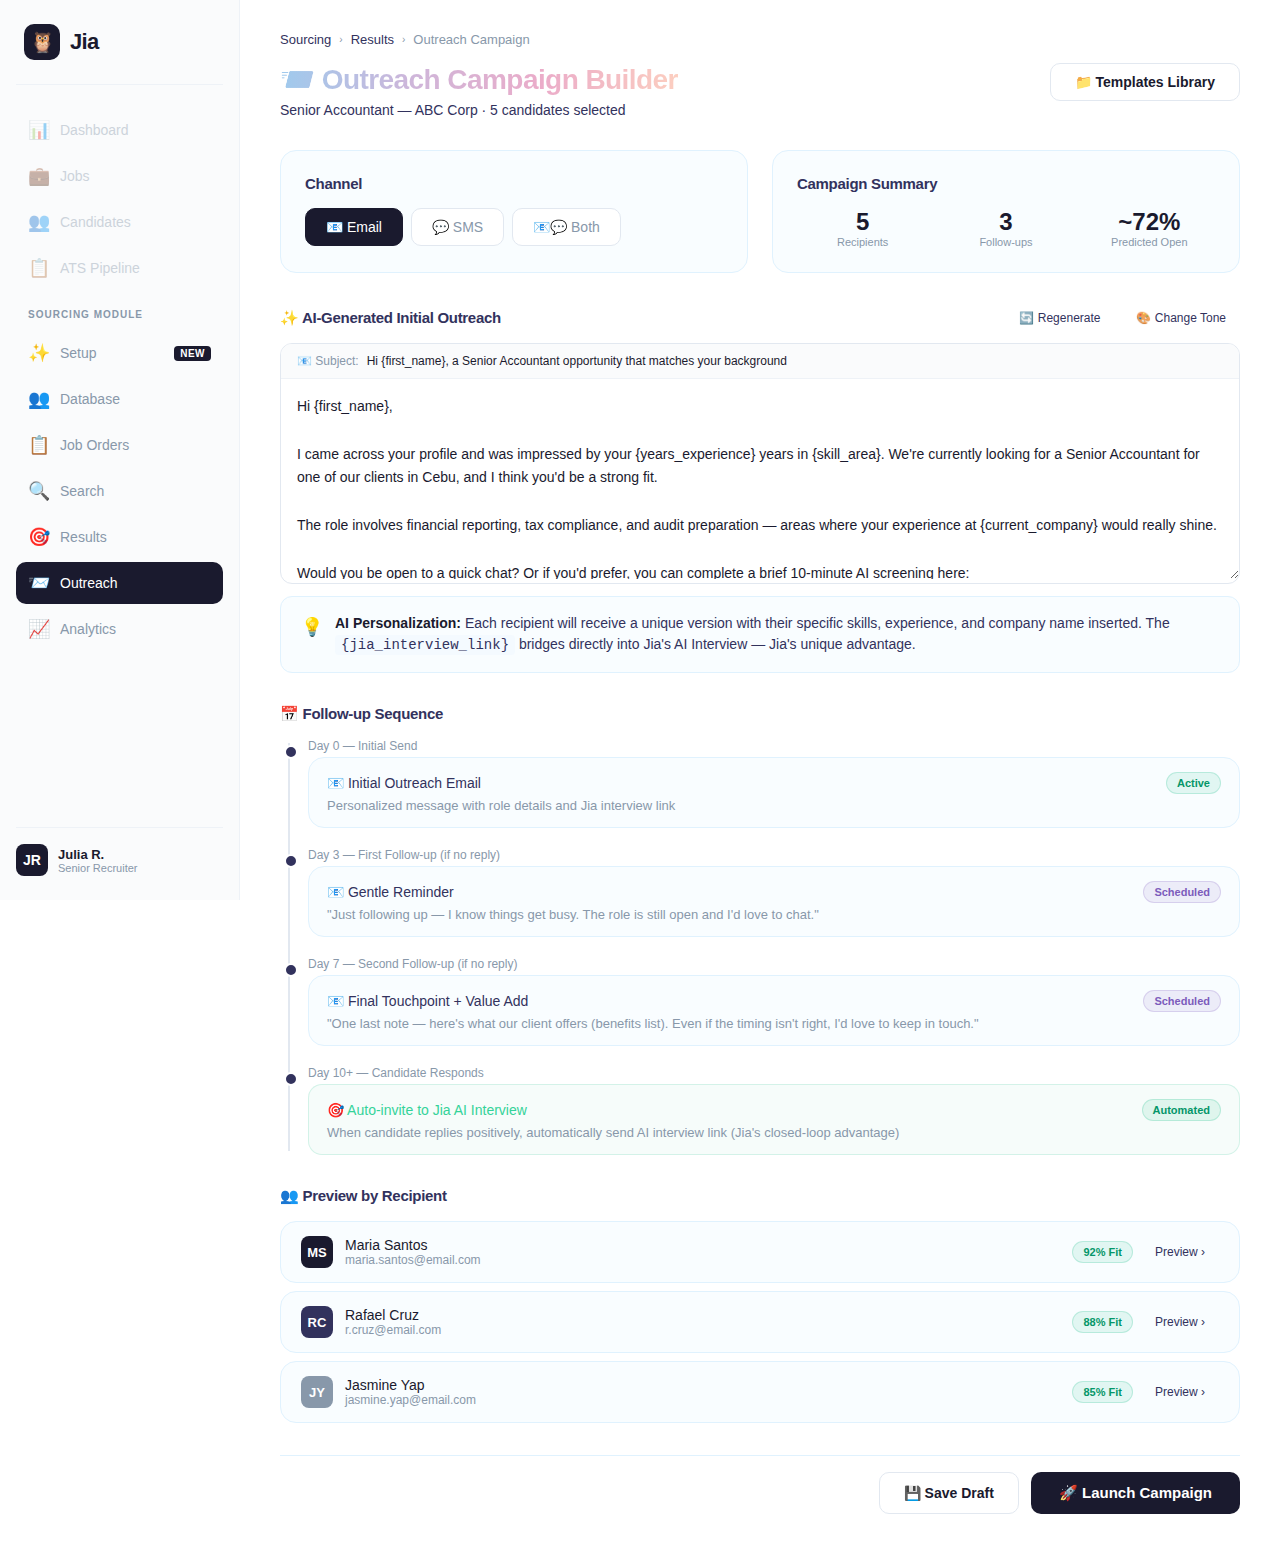
<file: outreach.html>
<!DOCTYPE html>
<html lang="en">

<head>
    <meta charset="UTF-8">
    <meta name="viewport" content="width=device-width, initial-scale=1.0">
    <title>Jia Sourcing — Outreach</title>
    <link rel="stylesheet" href="styles.css">
</head>

<body>
    <div class="app-layout">
        <aside class="sidebar" id="sidebar"></aside>

        <main class="main-content">
            <div class="breadcrumb">
                <a href="setup.html">Sourcing</a>
                <span class="sep">›</span>
                <a href="results.html">Results</a>
                <span class="sep">›</span>
                <span>Outreach Campaign</span>
            </div>

            <div class="page-header" style="display: flex; justify-content: space-between; align-items: flex-start;">
                <div>
                    <h1>📨 Outreach Campaign Builder</h1>
                    <p class="subtitle">Senior Accountant — ABC Corp · 5 candidates selected</p>
                </div>
                <button class="btn-secondary" onclick="toggleTemplates()" id="toggleTemplatesBtn">📁 Templates
                    Library</button>
            </div>

            <!-- Templates Library (collapsible) -->
            <div id="templatesLibrary" style="display: none; margin-bottom: 32px;">
                <div class="glass-card no-hover" style="padding: 24px;">
                    <div
                        style="display: flex; justify-content: space-between; align-items: center; margin-bottom: 20px;">
                        <h3 style="font-size: 15px; color: var(--jia-text-secondary); margin: 0;">📁 Message Templates
                        </h3>
                        <button class="btn-primary" style="font-size: 12px; padding: 6px 14px;"
                            onclick="showToast('Template editor coming soon')">+ New Template</button>
                    </div>

                    <!-- Stage 1 -->
                    <div style="margin-bottom: 20px;">
                        <div
                            style="font-size: 12px; font-weight: 700; text-transform: uppercase; letter-spacing: 0.05em; color: var(--jia-text-muted); margin-bottom: 10px;">
                            Stage 1 — Initial Contact</div>
                        <div
                            style="display: grid; grid-template-columns: repeat(auto-fill, minmax(280px, 1fr)); gap: 10px;">
                            <div class="glass-card" style="padding: 14px 18px; cursor: pointer;"
                                onclick="loadTemplate('s1-email')">
                                <div
                                    style="display: flex; justify-content: space-between; align-items: center; margin-bottom: 6px;">
                                    <span
                                        style="font-size: 13px; font-weight: 600; color: var(--jia-text-primary);">Initial
                                        Outreach</span>
                                    <span
                                        style="font-size: 10px; padding: 2px 8px; border-radius: 10px; background: rgba(159, 202, 237, 0.2); color: #2b6cb0; font-weight: 600;">📧
                                        Email</span>
                                </div>
                                <p style="font-size: 12px; color: var(--jia-text-muted); margin: 0; line-height: 1.5;">
                                    "Hi {first_name}, I came across your profile and was impressed by your experience
                                    in..."</p>
                                <div
                                    style="font-size: 11px; color: var(--jia-text-muted); margin-top: 8px; display: flex; gap: 12px;">
                                    <span>Used 24 times</span>
                                    <span>68% open rate</span>
                                </div>
                            </div>
                            <div class="glass-card" style="padding: 14px 18px; cursor: pointer;"
                                onclick="loadTemplate('s1-sms')">
                                <div
                                    style="display: flex; justify-content: space-between; align-items: center; margin-bottom: 6px;">
                                    <span
                                        style="font-size: 13px; font-weight: 600; color: var(--jia-text-primary);">Quick
                                        SMS Intro</span>
                                    <span
                                        style="font-size: 10px; padding: 2px 8px; border-radius: 10px; background: rgba(252, 206, 192, 0.25); color: #c4553d; font-weight: 600;">💬
                                        SMS</span>
                                </div>
                                <p style="font-size: 12px; color: var(--jia-text-muted); margin: 0; line-height: 1.5;">
                                    "Hi {first_name}! This is Julia from Jia. We have a great opportunity that matches
                                    your background..."</p>
                                <div
                                    style="font-size: 11px; color: var(--jia-text-muted); margin-top: 8px; display: flex; gap: 12px;">
                                    <span>Used 12 times</span>
                                    <span>82% read rate</span>
                                </div>
                            </div>
                            <div class="glass-card" style="padding: 14px 18px; cursor: pointer;"
                                onclick="loadTemplate('s1-warm')">
                                <div
                                    style="display: flex; justify-content: space-between; align-items: center; margin-bottom: 6px;">
                                    <span
                                        style="font-size: 13px; font-weight: 600; color: var(--jia-text-primary);">Warm
                                        Re-engage</span>
                                    <span
                                        style="font-size: 10px; padding: 2px 8px; border-radius: 10px; background: rgba(159, 202, 237, 0.2); color: #2b6cb0; font-weight: 600;">📧
                                        Email</span>
                                </div>
                                <p style="font-size: 12px; color: var(--jia-text-muted); margin: 0; line-height: 1.5;">
                                    "Hi {first_name}, we spoke a while back about a role. I have something new that
                                    might be a better fit..."</p>
                                <div
                                    style="font-size: 11px; color: var(--jia-text-muted); margin-top: 8px; display: flex; gap: 12px;">
                                    <span>Used 18 times</span>
                                    <span>71% open rate</span>
                                </div>
                            </div>
                        </div>
                    </div>

                    <!-- Stage 1 Follow-ups -->
                    <div style="margin-bottom: 20px;">
                        <div
                            style="font-size: 12px; font-weight: 700; text-transform: uppercase; letter-spacing: 0.05em; color: var(--jia-text-muted); margin-bottom: 10px;">
                            Stage 1 — Follow-ups</div>
                        <div
                            style="display: grid; grid-template-columns: repeat(auto-fill, minmax(280px, 1fr)); gap: 10px;">
                            <div class="glass-card" style="padding: 14px 18px; cursor: pointer;"
                                onclick="loadTemplate('s1f-gentle')">
                                <div
                                    style="display: flex; justify-content: space-between; align-items: center; margin-bottom: 6px;">
                                    <span
                                        style="font-size: 13px; font-weight: 600; color: var(--jia-text-primary);">Gentle
                                        Reminder</span>
                                    <span
                                        style="font-size: 10px; padding: 2px 8px; border-radius: 10px; background: rgba(159, 202, 237, 0.2); color: #2b6cb0; font-weight: 600;">📧
                                        Email</span>
                                </div>
                                <p style="font-size: 12px; color: var(--jia-text-muted); margin: 0; line-height: 1.5;">
                                    "Just following up — I know things get busy. The role is still open and I'd love to
                                    chat."</p>
                                <div
                                    style="font-size: 11px; color: var(--jia-text-muted); margin-top: 8px; display: flex; gap: 12px;">
                                    <span>Used 20 times</span>
                                    <span>45% reply rate</span>
                                </div>
                            </div>
                            <div class="glass-card" style="padding: 14px 18px; cursor: pointer;"
                                onclick="loadTemplate('s1f-sms')">
                                <div
                                    style="display: flex; justify-content: space-between; align-items: center; margin-bottom: 6px;">
                                    <span style="font-size: 13px; font-weight: 600; color: var(--jia-text-primary);">SMS
                                        Nudge</span>
                                    <span
                                        style="font-size: 10px; padding: 2px 8px; border-radius: 10px; background: rgba(252, 206, 192, 0.25); color: #c4553d; font-weight: 600;">💬
                                        SMS</span>
                                </div>
                                <p style="font-size: 12px; color: var(--jia-text-muted); margin: 0; line-height: 1.5;">
                                    "Hi {first_name}, just checking in — did you see my message about the {job_title}
                                    role?"</p>
                                <div
                                    style="font-size: 11px; color: var(--jia-text-muted); margin-top: 8px; display: flex; gap: 12px;">
                                    <span>Used 8 times</span>
                                    <span>61% read rate</span>
                                </div>
                            </div>
                        </div>
                    </div>

                    <!-- Stage 2 -->
                    <div style="margin-bottom: 20px;">
                        <div
                            style="font-size: 12px; font-weight: 700; text-transform: uppercase; letter-spacing: 0.05em; color: var(--jia-text-muted); margin-bottom: 10px;">
                            Stage 2 — Interest Confirmed</div>
                        <div
                            style="display: grid; grid-template-columns: repeat(auto-fill, minmax(280px, 1fr)); gap: 10px;">
                            <div class="glass-card" style="padding: 14px 18px; cursor: pointer;"
                                onclick="loadTemplate('s2-interview')">
                                <div
                                    style="display: flex; justify-content: space-between; align-items: center; margin-bottom: 6px;">
                                    <span style="font-size: 13px; font-weight: 600; color: var(--jia-text-primary);">AI
                                        Interview Invite</span>
                                    <span
                                        style="font-size: 10px; padding: 2px 8px; border-radius: 10px; background: rgba(159, 202, 237, 0.2); color: #2b6cb0; font-weight: 600;">📧
                                        Email</span>
                                </div>
                                <p style="font-size: 12px; color: var(--jia-text-muted); margin: 0; line-height: 1.5;">
                                    "Great to hear you're interested! Here's a link to a quick 10-minute AI screening:
                                    {jia_interview_link}"</p>
                                <div
                                    style="font-size: 11px; color: var(--jia-text-muted); margin-top: 8px; display: flex; gap: 12px;">
                                    <span>Used 15 times</span>
                                    <span>89% completion</span>
                                </div>
                            </div>
                            <div class="glass-card" style="padding: 14px 18px; cursor: pointer;"
                                onclick="loadTemplate('s2-details')">
                                <div
                                    style="display: flex; justify-content: space-between; align-items: center; margin-bottom: 6px;">
                                    <span
                                        style="font-size: 13px; font-weight: 600; color: var(--jia-text-primary);">Role
                                        Details & Benefits</span>
                                    <span
                                        style="font-size: 10px; padding: 2px 8px; border-radius: 10px; background: rgba(159, 202, 237, 0.2); color: #2b6cb0; font-weight: 600;">📧
                                        Email</span>
                                </div>
                                <p style="font-size: 12px; color: var(--jia-text-muted); margin: 0; line-height: 1.5;">
                                    "Here's more detail about the role, including compensation, benefits, and team
                                    structure..."</p>
                                <div
                                    style="font-size: 11px; color: var(--jia-text-muted); margin-top: 8px; display: flex; gap: 12px;">
                                    <span>Used 10 times</span>
                                    <span>74% reply rate</span>
                                </div>
                            </div>
                        </div>
                    </div>

                    <!-- Stage 2 Follow-ups -->
                    <div>
                        <div
                            style="font-size: 12px; font-weight: 700; text-transform: uppercase; letter-spacing: 0.05em; color: var(--jia-text-muted); margin-bottom: 10px;">
                            Stage 2 — Follow-ups</div>
                        <div
                            style="display: grid; grid-template-columns: repeat(auto-fill, minmax(280px, 1fr)); gap: 10px;">
                            <div class="glass-card" style="padding: 14px 18px; cursor: pointer;"
                                onclick="loadTemplate('s2f-interview')">
                                <div
                                    style="display: flex; justify-content: space-between; align-items: center; margin-bottom: 6px;">
                                    <span
                                        style="font-size: 13px; font-weight: 600; color: var(--jia-text-primary);">Interview
                                        Reminder</span>
                                    <span
                                        style="font-size: 10px; padding: 2px 8px; border-radius: 10px; background: rgba(159, 202, 237, 0.2); color: #2b6cb0; font-weight: 600;">📧
                                        Email</span>
                                </div>
                                <p style="font-size: 12px; color: var(--jia-text-muted); margin: 0; line-height: 1.5;">
                                    "Haven't had a chance to complete the screening yet? No worries — here's the link
                                    again: {jia_interview_link}"</p>
                                <div
                                    style="font-size: 11px; color: var(--jia-text-muted); margin-top: 8px; display: flex; gap: 12px;">
                                    <span>Used 9 times</span>
                                    <span>52% completion</span>
                                </div>
                            </div>
                            <div class="glass-card" style="padding: 14px 18px; cursor: pointer;"
                                onclick="loadTemplate('s2f-sms')">
                                <div
                                    style="display: flex; justify-content: space-between; align-items: center; margin-bottom: 6px;">
                                    <span style="font-size: 13px; font-weight: 600; color: var(--jia-text-primary);">SMS
                                        Interview Nudge</span>
                                    <span
                                        style="font-size: 10px; padding: 2px 8px; border-radius: 10px; background: rgba(252, 206, 192, 0.25); color: #c4553d; font-weight: 600;">💬
                                        SMS</span>
                                </div>
                                <p style="font-size: 12px; color: var(--jia-text-muted); margin: 0; line-height: 1.5;">
                                    "Hi {first_name} — quick reminder about the AI screening. It only takes 10 mins!
                                    {jia_interview_link}"</p>
                                <div
                                    style="font-size: 11px; color: var(--jia-text-muted); margin-top: 8px; display: flex; gap: 12px;">
                                    <span>Used 6 times</span>
                                    <span>78% read rate</span>
                                </div>
                            </div>
                        </div>
                    </div>
                </div>
            </div>

            <!-- Campaign Settings -->
            <div style="display: grid; grid-template-columns: 1fr 1fr; gap: 24px; margin-bottom: 32px;">

                <!-- Channel Selection -->
                <div class="glass-card no-hover">
                    <h3 style="font-size: 15px; margin-bottom: 16px; color: var(--jia-text-secondary);">Channel</h3>
                    <div class="channel-selector">
                        <button class="channel-option active"
                            onclick="this.parentElement.querySelectorAll('.channel-option').forEach(o=>o.classList.remove('active')); this.classList.add('active')">
                            📧 Email
                        </button>
                        <button class="channel-option"
                            onclick="this.parentElement.querySelectorAll('.channel-option').forEach(o=>o.classList.remove('active')); this.classList.add('active')">
                            💬 SMS
                        </button>
                        <button class="channel-option"
                            onclick="this.parentElement.querySelectorAll('.channel-option').forEach(o=>o.classList.remove('active')); this.classList.add('active')">
                            📧💬 Both
                        </button>
                    </div>
                </div>

                <!-- Campaign Summary -->
                <div class="glass-card no-hover">
                    <h3 style="font-size: 15px; margin-bottom: 16px; color: var(--jia-text-secondary);">Campaign Summary
                    </h3>
                    <div style="display: grid; grid-template-columns: repeat(3, 1fr); gap: 12px; text-align: center;">
                        <div>
                            <div style="font-size: 24px; font-weight: 700; color: var(--jia-text-primary);">5</div>
                            <div style="font-size: 11px; color: var(--jia-text-muted);">Recipients</div>
                        </div>
                        <div>
                            <div style="font-size: 24px; font-weight: 700; color: var(--jia-text-primary);">3</div>
                            <div style="font-size: 11px; color: var(--jia-text-muted);">Follow-ups</div>
                        </div>
                        <div>
                            <div style="font-size: 24px; font-weight: 700; color: var(--jia-text-primary);">~72%</div>
                            <div style="font-size: 11px; color: var(--jia-text-muted);">Predicted Open</div>
                        </div>
                    </div>
                </div>
            </div>

            <!-- AI Generated Message -->
            <div style="margin-bottom: 32px;">
                <div style="display: flex; justify-content: space-between; align-items: center; margin-bottom: 12px;">
                    <h3 style="font-size: 15px; color: var(--jia-text-secondary);">✨ AI-Generated Initial Outreach</h3>
                    <div style="display: flex; gap: 8px;">
                        <button class="btn-ghost btn-sm" onclick="regenerateMessage()">🔄 Regenerate</button>
                        <button class="btn-ghost btn-sm" onclick="showToast('Tone: Professional')">🎨 Change
                            Tone</button>
                    </div>
                </div>

                <div class="message-editor">
                    <div class="editor-toolbar">
                        <span>📧 Subject:</span>
                        <span style="color: var(--jia-text-primary); font-weight: 500;">
                            Hi {first_name}, a Senior Accountant opportunity that matches your background
                        </span>
                    </div>
                    <textarea id="messageBody">Hi {first_name},

I came across your profile and was impressed by your {years_experience} years in {skill_area}. We're currently looking for a Senior Accountant for one of our clients in Cebu, and I think you'd be a strong fit.

The role involves financial reporting, tax compliance, and audit preparation — areas where your experience at {current_company} would really shine.

Would you be open to a quick chat? Or if you'd prefer, you can complete a brief 10-minute AI screening here:
{jia_interview_link}

Looking forward to hearing from you!

Best regards,
Julia R.
Senior Recruiter</textarea>
                </div>

                <div class="insight-card" style="margin-top: 12px;">
                    <span class="insight-icon">💡</span>
                    <div>
                        <strong style="color: var(--jia-text-primary);">AI Personalization:</strong> Each recipient will
                        receive a unique version with their specific skills, experience, and company name inserted. The
                        <code
                            style="background: rgba(240, 249, 255, 0.6); padding: 2px 6px; border-radius: 4px; color: var(--jia-text-secondary);">{jia_interview_link}</code>
                        bridges directly into Jia's AI Interview — Jia's unique advantage.
                    </div>
                </div>
            </div>

            <!-- Follow-up Sequence -->
            <div style="margin-bottom: 32px;">
                <h3 style="font-size: 15px; margin-bottom: 16px; color: var(--jia-text-secondary);">📅 Follow-up
                    Sequence</h3>

                <div class="timeline">
                    <div class="timeline-item">
                        <div class="timeline-date">Day 0 — Initial Send</div>
                        <div class="timeline-content">
                            <div class="glass-card" style="padding: 14px 18px;">
                                <div style="display: flex; justify-content: space-between; align-items: center;">
                                    <span style="font-size: 14px; font-weight: 500;">📧 Initial Outreach Email</span>
                                    <span class="badge badge-fit-high" style="font-size: 11px;">Active</span>
                                </div>
                                <p style="font-size: 13px; color: var(--jia-text-muted); margin-top: 4px;">Personalized
                                    message with role details and Jia interview link</p>
                            </div>
                        </div>
                    </div>

                    <div class="timeline-item">
                        <div class="timeline-date">Day 3 — First Follow-up (if no reply)</div>
                        <div class="timeline-content">
                            <div class="glass-card" style="padding: 14px 18px;">
                                <div style="display: flex; justify-content: space-between; align-items: center;">
                                    <span style="font-size: 14px; font-weight: 500;">📧 Gentle Reminder</span>
                                    <span class="badge badge-purple" style="font-size: 11px;">Scheduled</span>
                                </div>
                                <p style="font-size: 13px; color: var(--jia-text-muted); margin-top: 4px;">"Just
                                    following up — I know things get busy. The role is still open and I'd love to chat."
                                </p>
                            </div>
                        </div>
                    </div>

                    <div class="timeline-item">
                        <div class="timeline-date">Day 7 — Second Follow-up (if no reply)</div>
                        <div class="timeline-content">
                            <div class="glass-card" style="padding: 14px 18px;">
                                <div style="display: flex; justify-content: space-between; align-items: center;">
                                    <span style="font-size: 14px; font-weight: 500;">📧 Final Touchpoint + Value
                                        Add</span>
                                    <span class="badge badge-purple" style="font-size: 11px;">Scheduled</span>
                                </div>
                                <p style="font-size: 13px; color: var(--jia-text-muted); margin-top: 4px;">"One last
                                    note — here's what our client offers (benefits list). Even if the timing isn't
                                    right, I'd love to keep in touch."</p>
                            </div>
                        </div>
                    </div>

                    <div class="timeline-item" style="margin-bottom: 0;">
                        <div class="timeline-date">Day 10+ — Candidate Responds</div>
                        <div class="timeline-content">
                            <div class="glass-card"
                                style="padding: 14px 18px; background: rgba(16, 185, 129, 0.04); border: 1px solid rgba(16, 185, 129, 0.15); border-radius: 14px;">
                                <div style="display: flex; justify-content: space-between; align-items: center;">
                                    <span style="font-size: 14px; font-weight: 500; color: #34d399;">🎯 Auto-invite to
                                        Jia AI Interview</span>
                                    <span class="badge badge-fit-high" style="font-size: 11px;">Automated</span>
                                </div>
                                <p style="font-size: 13px; color: var(--jia-text-muted); margin-top: 4px;">When
                                    candidate replies positively, automatically send AI interview link (Jia's
                                    closed-loop advantage)</p>
                            </div>
                        </div>
                    </div>
                </div>
            </div>

            <!-- Preview per candidate -->
            <div style="margin-bottom: 32px;">
                <h3 style="font-size: 15px; margin-bottom: 16px; color: var(--jia-text-secondary);">👥 Preview by
                    Recipient</h3>
                <div style="display: flex; flex-direction: column; gap: 8px;">

                    <div class="glass-card"
                        style="padding: 14px 20px; display: flex; align-items: center; justify-content: space-between;">
                        <div style="display: flex; align-items: center; gap: 12px;">
                            <div
                                style="width: 32px; height: 32px; border-radius: 8px; background: #1a1a2e; display: flex; align-items: center; justify-content: center; font-size: 13px; font-weight: 600; color: white;">
                                MS</div>
                            <div>
                                <div style="font-size: 14px; font-weight: 500;">Maria Santos</div>
                                <div style="font-size: 12px; color: var(--jia-text-muted);">maria.santos@email.com</div>
                            </div>
                        </div>
                        <div style="display: flex; align-items: center; gap: 8px;">
                            <span class="badge badge-fit-high" style="font-size: 11px;">92% Fit</span>
                            <button class="btn-ghost btn-sm">Preview ›</button>
                        </div>
                    </div>

                    <div class="glass-card"
                        style="padding: 14px 20px; display: flex; align-items: center; justify-content: space-between;">
                        <div style="display: flex; align-items: center; gap: 12px;">
                            <div
                                style="width: 32px; height: 32px; border-radius: 8px; background: #32325d; display: flex; align-items: center; justify-content: center; font-size: 13px; font-weight: 600; color: white;">
                                RC</div>
                            <div>
                                <div style="font-size: 14px; font-weight: 500;">Rafael Cruz</div>
                                <div style="font-size: 12px; color: var(--jia-text-muted);">r.cruz@email.com</div>
                            </div>
                        </div>
                        <div style="display: flex; align-items: center; gap: 8px;">
                            <span class="badge badge-fit-high" style="font-size: 11px;">88% Fit</span>
                            <button class="btn-ghost btn-sm">Preview ›</button>
                        </div>
                    </div>

                    <div class="glass-card"
                        style="padding: 14px 20px; display: flex; align-items: center; justify-content: space-between;">
                        <div style="display: flex; align-items: center; gap: 12px;">
                            <div
                                style="width: 32px; height: 32px; border-radius: 8px; background: #8898aa; display: flex; align-items: center; justify-content: center; font-size: 13px; font-weight: 600; color: white;">
                                JY</div>
                            <div>
                                <div style="font-size: 14px; font-weight: 500;">Jasmine Yap</div>
                                <div style="font-size: 12px; color: var(--jia-text-muted);">jasmine.yap@email.com</div>
                            </div>
                        </div>
                        <div style="display: flex; align-items: center; gap: 8px;">
                            <span class="badge badge-fit-high" style="font-size: 11px;">85% Fit</span>
                            <button class="btn-ghost btn-sm">Preview ›</button>
                        </div>
                    </div>

                </div>
            </div>

            <!-- Action Buttons -->
            <div
                style="display: flex; justify-content: flex-end; gap: 12px; padding-top: 16px; border-top: 1px solid var(--jia-border);">
                <button class="btn-secondary" onclick="showToast('Campaign saved as draft')">
                    💾 Save Draft
                </button>
                <button class="btn-primary" onclick="launchCampaign()" style="font-size: 15px; padding: 12px 28px;">
                    🚀 Launch Campaign
                </button>
            </div>

        </main>
    </div>

    <script src="app.js"></script>
    <script>
        function regenerateMessage() {
            const textarea = document.getElementById('messageBody');
            const original = textarea.value;
            textarea.value = '';
            textarea.style.color = 'var(--jia-text-secondary)';

            const newMessage = `Hi {first_name},

Your background in {skill_area} caught my attention — especially your work at {current_company} over the past {years_experience} years.

I'm reaching out because one of our clients in Cebu is looking for a Senior Accountant who understands financial reporting and compliance at a high level. Based on your experience, I think this could be a great next step.

If you're curious, you can learn more and complete a quick 10-minute AI screening here:
{jia_interview_link}

No pressure at all — happy to share more details if you're interested.

Cheers,
Julia R.
Senior Recruiter`;

            typeText(textarea, newMessage, 15, () => {
                textarea.style.color = '';
                showToast('✨ New message generated');
            });
        }

        function launchCampaign() {
            showToast('🚀 Campaign launched! 5 messages queued for sending.');
            setTimeout(() => {
                window.location.href = 'analytics.html';
            }, 2000);
        }

        function toggleTemplates() {
            const lib = document.getElementById('templatesLibrary');
            const btn = document.getElementById('toggleTemplatesBtn');
            if (lib.style.display === 'none') {
                lib.style.display = 'block';
                btn.textContent = '✕ Close Templates';
            } else {
                lib.style.display = 'none';
                btn.textContent = '📁 Templates Library';
            }
        }

        function loadTemplate(id) {
            const templates = {
                's1-email': `Hi {first_name},\n\nI came across your profile and was impressed by your {years_experience} years in {skill_area}. We're currently looking for a Senior Accountant for one of our clients in Cebu, and I think you'd be a strong fit.\n\nThe role involves financial reporting, tax compliance, and audit preparation — areas where your experience at {current_company} would really shine.\n\nWould you be open to a quick chat? Or if you'd prefer, you can complete a brief 10-minute AI screening here:\n{jia_interview_link}\n\nLooking forward to hearing from you!\n\nBest regards,\nJulia R.\nSenior Recruiter`,
                's1-sms': `Hi {first_name}! This is Julia from Jia. We have a Senior Accountant opportunity in Cebu that matches your {skill_area} background. Interested? Reply YES or check it out here: {jia_interview_link}`,
                's1-warm': `Hi {first_name},\n\nWe spoke a while back about a role, and I wanted to reach out again because I have something new that might be a better fit.\n\nOne of our clients in Cebu is hiring a Senior Accountant, and your {skill_area} experience at {current_company} is exactly what they're looking for.\n\nWould you be open to exploring this? Here's a quick AI screening if you're curious:\n{jia_interview_link}\n\nBest,\nJulia R.`,
                's1f-gentle': `Hi {first_name},\n\nJust following up on my earlier message — I know things get busy! The Senior Accountant role is still open, and I'd love to chat if you're interested.\n\nHere's the AI screening link again in case it's easier:\n{jia_interview_link}\n\nNo pressure at all.\n\nBest,\nJulia R.`,
                's1f-sms': `Hi {first_name}, just checking in — did you see my message about the Senior Accountant role? Still open if you're interested! {jia_interview_link}`,
                's2-interview': `Hi {first_name},\n\nGreat to hear you're interested in the Senior Accountant role! The next step is a quick 10-minute AI screening — it's conversational and you can do it anytime.\n\nHere's your link:\n{jia_interview_link}\n\nLet me know if you have any questions!\n\nBest,\nJulia R.`,
                's2-details': `Hi {first_name},\n\nThanks for your interest! Here's a bit more about the role:\n\n• Position: Senior Accountant\n• Company: ABC Corp\n• Location: Cebu City (On-site)\n• Salary: ₱40,000–₱55,000/month\n• Benefits: HMO, 13th month, performance bonus\n\nLet me know if you'd like to proceed!\n\nBest,\nJulia R.`,
                's2f-interview': `Hi {first_name},\n\nHaven't had a chance to complete the AI screening yet? No worries — here's the link again. It only takes about 10 minutes:\n{jia_interview_link}\n\nFeel free to do it whenever works for you.\n\nBest,\nJulia R.`,
                's2f-sms': `Hi {first_name} — quick reminder about the AI screening for the Senior Accountant role. Only takes 10 mins! {jia_interview_link}`
            };

            const textarea = document.getElementById('messageBody');
            if (templates[id]) {
                textarea.value = templates[id];
                showToast('✨ Template loaded — customize as needed');
                // Close templates and scroll to editor
                document.getElementById('templatesLibrary').style.display = 'none';
                document.getElementById('toggleTemplatesBtn').textContent = '📁 Templates Library';
                textarea.scrollIntoView({ behavior: 'smooth', block: 'center' });
            }
        }
    </script>
</body>

</html>
</file>
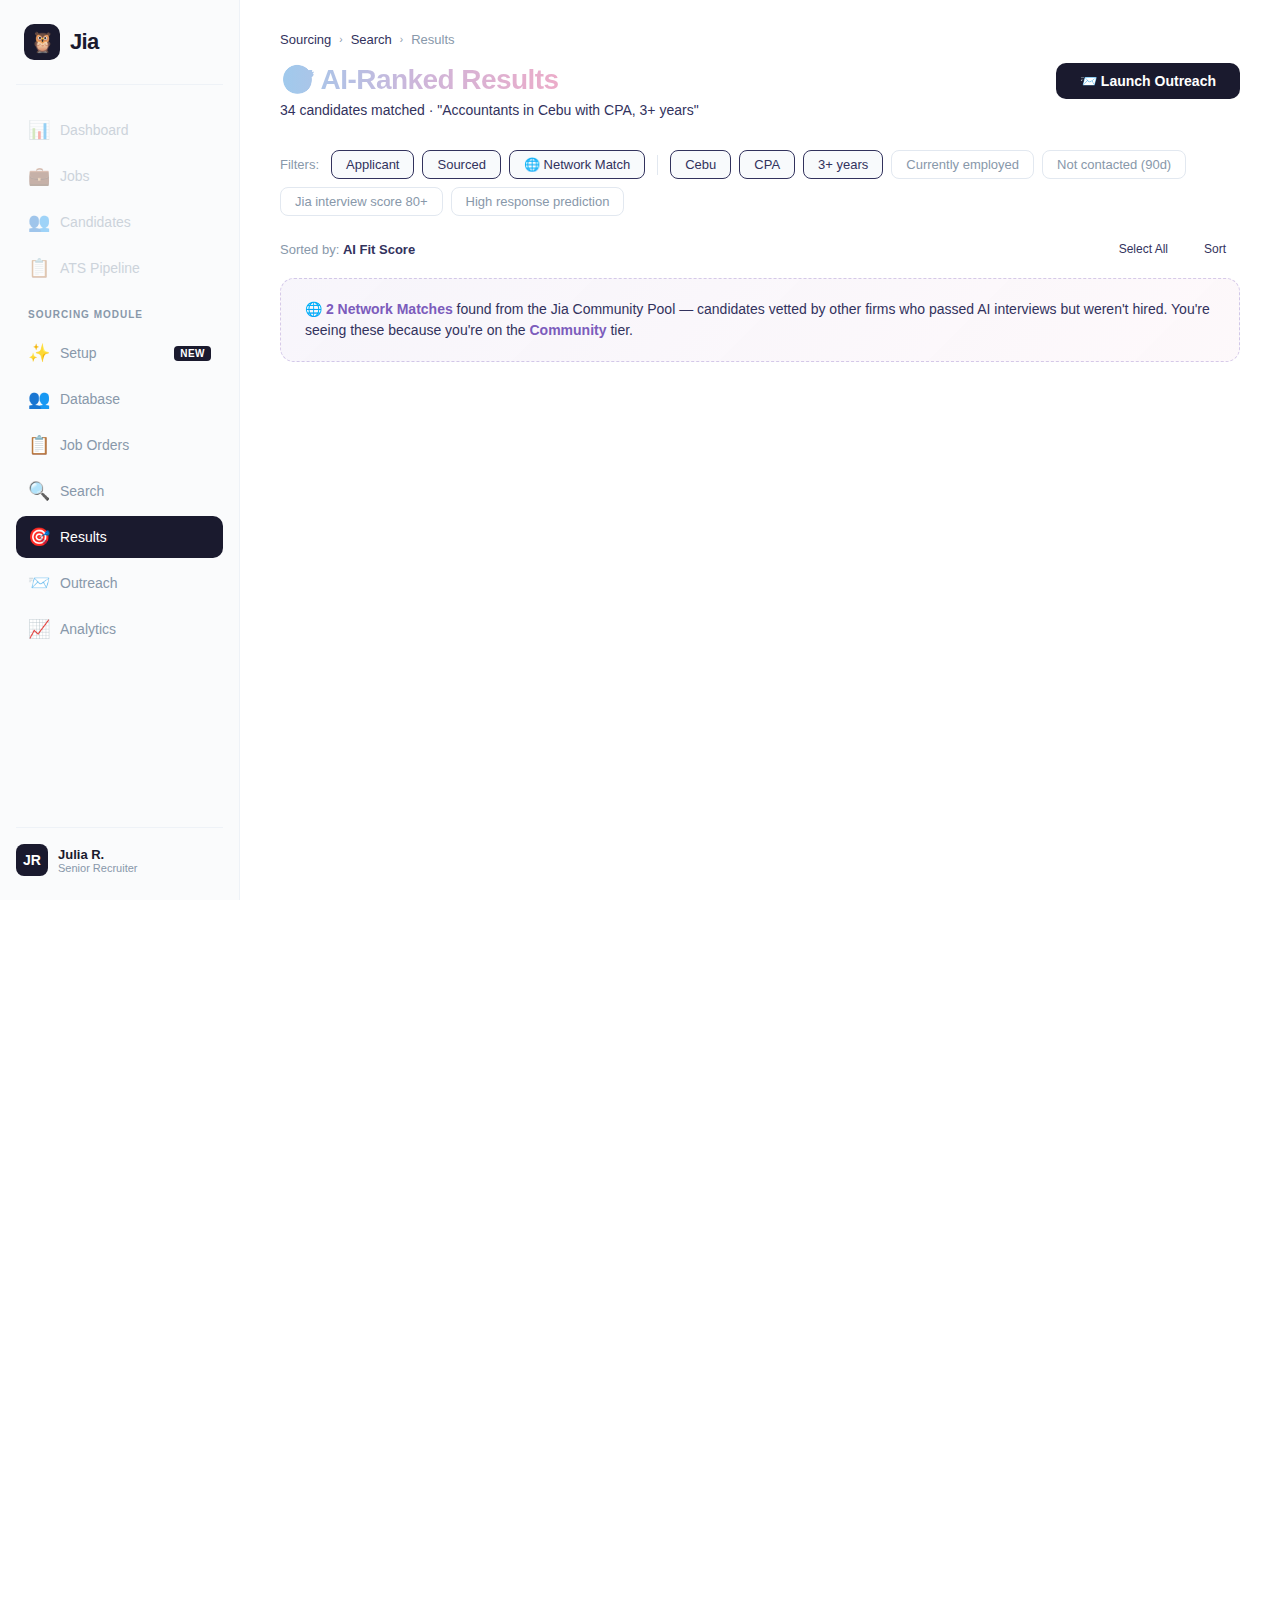
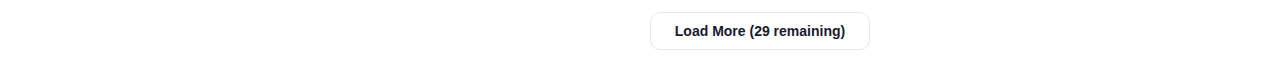
<file: results.html>
<!DOCTYPE html>
<html lang="en">

<head>
    <meta charset="UTF-8">
    <meta name="viewport" content="width=device-width, initial-scale=1.0">
    <title>Jia Sourcing — Results</title>
    <link rel="stylesheet" href="styles.css">
    <style>
        /* Give card action buttons colored backgrounds */
        .card-actions .btn-ghost.btn-sm {
            padding: 7px 16px;
            border-radius: 8px;
            font-weight: 600;
            font-size: 12px;
            border: 1px solid #e2e8f0;
            background: #f8fafc;
            color: var(--jia-text-secondary);
            transition: all 0.2s;
        }

        .card-actions .btn-ghost.btn-sm:hover {
            border-color: #32325d;
            background: #eef2f7;
        }

        /* First button: View Profile — primary dark */
        .card-actions .btn-ghost.btn-sm:first-child {
            background: var(--jia-black);
            color: white;
            border-color: var(--jia-black);
        }

        .card-actions .btn-ghost.btn-sm:first-child:hover {
            opacity: 0.85;
        }

        /* Second button: Shortlist — warm pastel */
        .card-actions .btn-ghost.btn-sm:nth-child(2) {
            background: rgba(252, 206, 192, 0.25);
            border-color: rgba(252, 206, 192, 0.6);
            color: #c4553d;
        }

        .card-actions .btn-ghost.btn-sm:nth-child(2):hover {
            background: rgba(252, 206, 192, 0.4);
        }

        /* Third button: AI Interview — soft blue */
        .card-actions .btn-ghost.btn-sm:nth-child(3) {
            background: rgba(159, 202, 237, 0.2);
            border-color: rgba(159, 202, 237, 0.5);
            color: #2b6cb0;
        }

        .card-actions .btn-ghost.btn-sm:nth-child(3):hover {
            background: rgba(159, 202, 237, 0.35);
        }



        /* Source type badges */
        .source-badge {
            font-size: 10px;
            font-weight: 700;
            text-transform: uppercase;
            letter-spacing: 0.05em;
            padding: 3px 8px;
            border-radius: 4px;
        }

        .source-badge.applicant {
            background: rgba(16, 185, 129, 0.08);
            color: #059669;
            border: 1px solid rgba(16, 185, 129, 0.15);
        }

        .source-badge.sourced {
            background: rgba(50, 50, 93, 0.06);
            color: #32325d;
            border: 1px solid rgba(50, 50, 93, 0.12);
        }
    </style>
</head>

<body>
    <div class="app-layout">
        <aside class="sidebar" id="sidebar"></aside>

        <main class="main-content">
            <div class="breadcrumb">
                <a href="index.html">Sourcing</a>
                <span class="sep">›</span>
                <a href="search.html">Search</a>
                <span class="sep">›</span>
                <span>Results</span>
            </div>

            <div class="page-header" style="display: flex; justify-content: space-between; align-items: flex-start;">
                <div>
                    <h1>🎯 AI-Ranked Results</h1>
                    <p class="subtitle">34 candidates matched · "Accountants in Cebu with CPA, 3+ years"</p>
                </div>
                <div style="display: flex; gap: 8px; align-items: center;">
                    <span id="selectedCount"
                        style="font-size: 13px; color: var(--jia-text-muted); display: none; align-items: center; margin-right: 8px;">
                        <span id="selCount">0</span> selected
                    </span>
                    <a href="outreach.html" class="btn-primary" id="outreachBtn">
                        📨 Launch Outreach
                    </a>
                </div>
            </div>

            <!-- Filter Bar -->
            <div class="filter-bar">
                <span style="font-size: 13px; color: var(--jia-text-muted); margin-right: 4px;">Filters:</span>
                <button class="filter-chip active">Applicant</button>
                <button class="filter-chip active">Sourced</button>
                <button class="filter-chip active">🌐 Network Match</button>
                <span style="width: 1px; height: 20px; background: #e2e8f0; margin: 0 4px;"></span>
                <button class="filter-chip active">Cebu</button>
                <button class="filter-chip active">CPA</button>
                <button class="filter-chip active">3+ years</button>
                <button class="filter-chip">Currently employed</button>
                <button class="filter-chip">Not contacted (90d)</button>
                <button class="filter-chip">Jia interview score 80+</button>
                <button class="filter-chip">High response prediction</button>
            </div>

            <!-- Toolbar -->
            <div style="display: flex; justify-content: space-between; align-items: center; margin-bottom: 16px;">
                <span style="font-size: 13px; color: var(--jia-text-muted);">Sorted by: <strong
                        style="color: var(--jia-text-secondary);">AI Fit Score</strong></span>
                <div style="display: flex; gap: 8px; align-items: center;">
                    <button class="btn-ghost btn-sm" onclick="selectAll()">Select All</button>
                    <button class="btn-ghost btn-sm">Sort</button>

                </div>
            </div>

            <!-- Upsell Banner: Network Match preview -->
            <div class="upsell-banner">
                <div class="upsell-text">
                    🌐 <strong>2 Network Matches</strong> found from the Jia Community Pool — candidates vetted by other
                    firms who passed AI interviews but weren't hired. You're seeing these because you're on the
                    <strong>Community</strong> tier.
                </div>
            </div>

            <!-- Candidate Cards -->
            <div id="candidateList" class="stagger">

                <!-- Candidate 1: Applicant -->
                <div class="candidate-card animate-fade-in-up" onclick="toggleSelect(this)">
                    <div class="card-header">
                        <div style="display: flex; align-items: center; gap: 12px;">
                            <div class="custom-checkbox"
                                onclick="event.stopPropagation(); toggleSelect(this.closest('.candidate-card'))"></div>
                            <a href="candidate.html" class="candidate-name"
                                style="color: var(--jia-text-primary); text-decoration: none;"
                                onclick="event.stopPropagation()">Maria Santos, CPA</a>
                            <span class="source-badge applicant">Applicant</span>
                        </div>
                        <div style="display: flex; align-items: center; gap: 8px;">
                            <span class="badge badge-fit-high">92% Fit</span>
                            <span class="badge badge-teal">85% Response</span>
                        </div>
                    </div>
                    <div class="candidate-meta">
                        <span>Cebu City</span>
                        <span>Senior Accountant · 5 yrs</span>
                        <span>Currently at PKF Accountants</span>
                        <span>Last contacted: 8 months ago</span>
                    </div>
                    <div class="ai-summary">
                        <div class="ai-label">✨ AI Summary</div>
                        CPA with 5 years in public accounting. Strong match for the SR Accountant role at ABC Corp:
                        expertise in financial reporting, QuickBooks certified, Cebu-based. Previously interviewed via
                        Jia for a similar role (scored 85/100) but wasn't selected — high re-engagement potential.
                    </div>
                    <div class="card-actions">
                        <a href="candidate.html" class="btn-ghost btn-sm" onclick="event.stopPropagation()">👤 View
                            Profile</a>
                        <button class="btn-ghost btn-sm"
                            onclick="event.stopPropagation(); showToast('Added to shortlist')">⭐ Shortlist</button>
                        <button class="btn-ghost btn-sm"
                            onclick="event.stopPropagation(); showToast('AI Interview invitation sent')">🎤 AI
                            Interview</button>
                    </div>

                </div>

                <!-- Candidate 2: Sourced -->
                <div class="candidate-card animate-fade-in-up" onclick="toggleSelect(this)">
                    <div class="card-header">
                        <div style="display: flex; align-items: center; gap: 12px;">
                            <div class="custom-checkbox"
                                onclick="event.stopPropagation(); toggleSelect(this.closest('.candidate-card'))"></div>
                            <span class="candidate-name">Rafael Cruz</span>
                            <span class="source-badge sourced">Sourced</span>
                        </div>
                        <div style="display: flex; align-items: center; gap: 8px;">
                            <span class="badge badge-fit-high">88% Fit</span>
                            <span class="badge badge-teal">78% Response</span>
                        </div>
                    </div>
                    <div class="candidate-meta">
                        <span>Mandaue, Cebu</span>
                        <span>Audit Associate · 4 yrs</span>
                        <span>SGV & Co.</span>
                        <span>Last contacted: 14 months ago</span>
                    </div>
                    <div class="ai-summary">
                        <div class="ai-label">✨ AI Summary</div>
                        Audit associate at a Big 4 firm with CPA license. Highly qualified but slightly overqualified
                        for the entry-level aspects of this role. His profile shows upward trajectory — recommendation:
                        position as a leadership opportunity. No previous Jia interaction.
                    </div>
                    <div class="card-actions">
                        <a href="candidate.html" class="btn-ghost btn-sm" onclick="event.stopPropagation()">👤 View
                            Profile</a>
                        <button class="btn-ghost btn-sm"
                            onclick="event.stopPropagation(); showToast('Added to shortlist')">⭐ Shortlist</button>
                        <button class="btn-ghost btn-sm"
                            onclick="event.stopPropagation(); showToast('AI Interview invitation sent')">🎤 AI
                            Interview</button>
                    </div>

                </div>

                <!-- Candidate 3: Sourced -->
                <div class="candidate-card animate-fade-in-up" onclick="toggleSelect(this)">
                    <div class="card-header">
                        <div style="display: flex; align-items: center; gap: 12px;">
                            <div class="custom-checkbox"
                                onclick="event.stopPropagation(); toggleSelect(this.closest('.candidate-card'))"></div>
                            <span class="candidate-name">Jasmine Yap, CPA</span>
                            <span class="source-badge network">🌐 Network Match</span>
                        </div>
                        <div style="display: flex; align-items: center; gap: 8px;">
                            <span class="badge badge-fit-high">85% Fit</span>
                            <span class="badge badge-fit-medium">62% Response</span>
                        </div>
                    </div>
                    <div class="candidate-meta">
                        <span>Cebu City</span>
                        <span>Staff Accountant · 3 yrs</span>
                        <span>Freelance</span>
                        <span>Never contacted</span>
                    </div>
                    <div class="ai-summary"
                        style="background: rgba(124, 92, 188, 0.06); border-color: rgba(124, 92, 188, 0.15);">
                        <div class="ai-label">✨ AI Summary · via Community Pool</div>
                        CPA with 3 years experience, currently freelancing. <strong>AI-verified candidate</strong> —
                        completed a Jia AI interview for a similar role (communication: strong, engagement: active).
                        Good technical match — QuickBooks and SAP
                        experience. Cebu-based, available immediately.
                    </div>
                    <div class="card-actions">
                        <a href="candidate.html" class="btn-ghost btn-sm" onclick="event.stopPropagation()">👤 View
                            Profile</a>
                        <button class="btn-ghost btn-sm"
                            onclick="event.stopPropagation(); showToast('Added to shortlist')">⭐ Shortlist</button>
                        <button class="btn-ghost btn-sm"
                            onclick="event.stopPropagation(); showToast('AI Interview invitation sent')">🎤 AI
                            Interview</button>
                    </div>

                </div>

                <!-- Candidate 4: Applicant -->
                <div class="candidate-card animate-fade-in-up" onclick="toggleSelect(this)">
                    <div class="card-header">
                        <div style="display: flex; align-items: center; gap: 12px;">
                            <div class="custom-checkbox"
                                onclick="event.stopPropagation(); toggleSelect(this.closest('.candidate-card'))"></div>
                            <span class="candidate-name">Mark Villanueva</span>
                            <span class="source-badge applicant">Applicant</span>
                        </div>
                        <div style="display: flex; align-items: center; gap: 8px;">
                            <span class="badge badge-fit-medium">72% Fit</span>
                            <span class="badge badge-teal">80% Response</span>
                        </div>
                    </div>
                    <div class="candidate-meta">
                        <span>Lapu-Lapu, Cebu</span>
                        <span>Bookkeeper · 6 yrs</span>
                        <span>Between jobs</span>
                        <span>Last contacted: 3 months ago</span>
                    </div>
                    <div class="ai-summary">
                        <div class="ai-label">AI Summary</div>
                        Experienced bookkeeper but no CPA license. Strong in QuickBooks and Xero. Good cultural fit and
                        high response likelihood (currently between jobs). Missing CPA is a gap but could be a strong
                        candidate if role requirements are flexible.
                    </div>
                    <div class="card-actions">
                        <a href="candidate.html" class="btn-ghost btn-sm" onclick="event.stopPropagation()">👤 View
                            Profile</a>
                        <button class="btn-ghost btn-sm"
                            onclick="event.stopPropagation(); showToast('Added to shortlist')">⭐ Shortlist</button>
                        <button class="btn-ghost btn-sm"
                            onclick="event.stopPropagation(); showToast('AI Interview invitation sent')">🎤 AI
                            Interview</button>
                    </div>

                </div>

                <!-- Candidate 5: Sourced -->
                <div class="candidate-card animate-fade-in-up" onclick="toggleSelect(this)">
                    <div class="card-header">
                        <div style="display: flex; align-items: center; gap: 12px;">
                            <div class="custom-checkbox"
                                onclick="event.stopPropagation(); toggleSelect(this.closest('.candidate-card'))"></div>
                            <span class="candidate-name">Anna Lim, CPA</span>
                            <span class="source-badge network">🌐 Network Match</span>
                        </div>
                        <div style="display: flex; align-items: center; gap: 8px;">
                            <span class="badge badge-fit-medium">68% Fit</span>
                            <span class="badge badge-fit-low">35% Response</span>
                        </div>
                    </div>
                    <div class="candidate-meta">
                        <span>Cebu City</span>
                        <span>Finance Manager · 8 yrs</span>
                        <span>Currently at Accenture</span>
                        <span>Last contacted: 2 months ago (no reply)</span>
                    </div>
                    <div class="ai-summary"
                        style="background: rgba(124, 92, 188, 0.06); border-color: rgba(124, 92, 188, 0.15);">
                        <div class="ai-label">✨ AI Summary · via Community Pool</div>
                        Finance Manager with 8 years at Accenture. CPA with MBA. <strong>AI-verified candidate</strong>
                        — completed a Jia AI interview (communication: excellent, analytical skills: strong).
                        Overqualified for entry-level roles but excellent for senior positions.
                        Low response prediction due to current employment at high-prestige firm.
                    </div>
                    <div class="card-actions">
                        <a href="candidate.html" class="btn-ghost btn-sm" onclick="event.stopPropagation()">👤 View
                            Profile</a>
                        <button class="btn-ghost btn-sm"
                            onclick="event.stopPropagation(); showToast('Added to shortlist')">⭐ Shortlist</button>
                        <button class="btn-ghost btn-sm"
                            onclick="event.stopPropagation(); showToast('AI Interview invitation sent')">🎤 AI
                            Interview</button>
                    </div>

                </div>

            </div>

            <!-- Load more -->
            <div style="text-align: center; margin-top: 24px;">
                <button class="btn-secondary" onclick="showToast('Loading more candidates...')">
                    Load More (29 remaining)
                </button>
            </div>

        </main>
    </div>

    <script src="app.js"></script>
    <script>
        let selectedCount = 0;

        function toggleSelect(card) {
            const cb = card.querySelector('.custom-checkbox');
            cb.classList.toggle('checked');

            if (cb.classList.contains('checked')) {
                card.style.borderColor = '#32325d';
                card.style.background = 'rgba(240, 249, 255, 0.6)';
                selectedCount++;
            } else {
                card.style.borderColor = '';
                card.style.background = '';
                selectedCount--;
            }

            const counter = document.getElementById('selectedCount');
            const countSpan = document.getElementById('selCount');
            if (selectedCount > 0) {
                counter.style.display = 'flex';
                countSpan.textContent = selectedCount;
            } else {
                counter.style.display = 'none';
            }
        }

        function selectAll() {
            const cards = document.querySelectorAll('.candidate-card');
            cards.forEach(card => {
                const cb = card.querySelector('.custom-checkbox');
                if (!cb.classList.contains('checked')) {
                    toggleSelect(card);
                }
            });
        }


    </script>
</body>

</html>
</file>
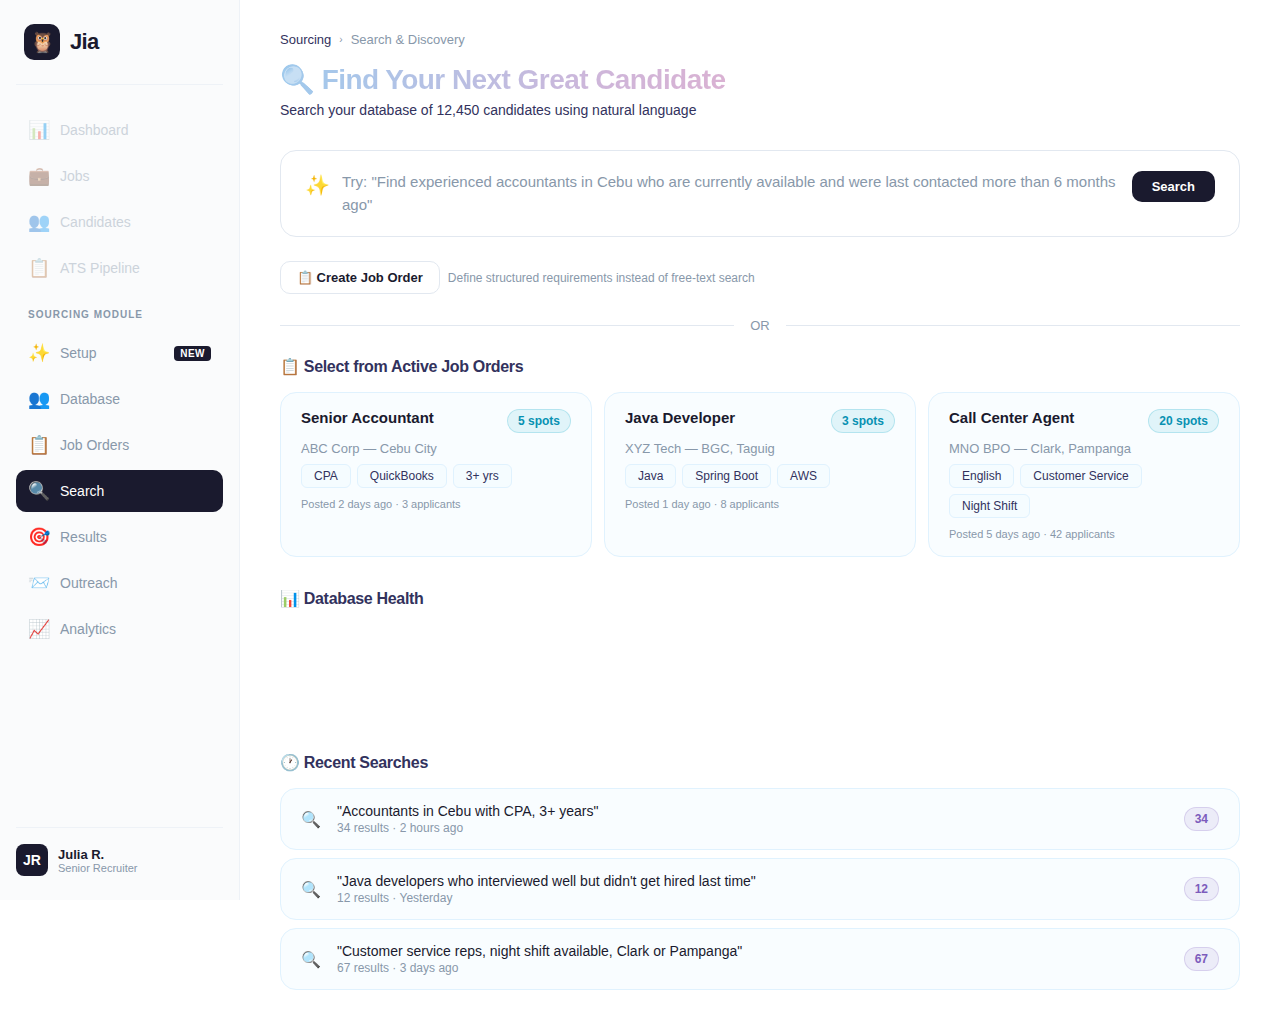
<file: search.html>
<!DOCTYPE html>
<html lang="en">

<head>
    <meta charset="UTF-8">
    <meta name="viewport" content="width=device-width, initial-scale=1.0">
    <title>Jia Sourcing — Search</title>
    <link rel="stylesheet" href="styles.css">
</head>

<body>
    <div class="app-layout">
        <aside class="sidebar" id="sidebar"></aside>

        <main class="main-content">
            <div class="breadcrumb">
                <a href="index.html">Sourcing</a>
                <span class="sep">›</span>
                <span>Search & Discovery</span>
            </div>

            <div class="page-header">
                <h1>🔍 Find Your Next Great Candidate</h1>
                <p class="subtitle">Search your database of 12,450 candidates using natural language</p>
            </div>

            <!-- Natural Language Search -->
            <div class="search-box" style="margin-bottom: 24px;"
                onclick="document.getElementById('searchInput').focus()">
                <span class="search-icon">✨</span>
                <textarea id="searchInput" rows="2"
                    placeholder='Try: "Find experienced accountants in Cebu who are currently available and were last contacted more than 6 months ago"'></textarea>
                <button class="search-btn" onclick="event.stopPropagation(); window.location.href='results.html'">
                    Search
                </button>
            </div>
            <div style="display: flex; gap: 8px; align-items: center; margin-bottom: 24px;">
                <a href="joborder.html" class="btn-secondary" style="font-size: 13px; padding: 8px 16px;">📋 Create Job
                    Order</a>
                <span style="font-size: 12px; color: var(--jia-text-muted);">Define structured requirements instead of
                    free-text search</span>
            </div>

            <div class="divider">OR</div>

            <!-- Quick Job Order Shortcuts -->
            <div style="margin-bottom: 32px;">
                <h3 style="font-size: 16px; margin-bottom: 16px; color: var(--jia-text-secondary);">
                    📋 Select from Active Job Orders
                </h3>
                <div style="display: grid; grid-template-columns: repeat(auto-fill, minmax(300px, 1fr)); gap: 12px;">

                    <a href="results.html" class="glass-card"
                        style="text-decoration: none; display: block; padding: 16px 20px; cursor: pointer;">
                        <div
                            style="display: flex; justify-content: space-between; align-items: flex-start; margin-bottom: 8px;">
                            <span style="font-size: 15px; font-weight: 600; color: var(--jia-text-primary);">Senior
                                Accountant</span>
                            <span class="badge badge-teal">5 spots</span>
                        </div>
                        <div style="font-size: 13px; color: var(--jia-text-muted); margin-bottom: 8px;">ABC Corp — Cebu
                            City</div>
                        <div style="display: flex; gap: 6px; flex-wrap: wrap;">
                            <span class="skill-tag">CPA</span>
                            <span class="skill-tag">QuickBooks</span>
                            <span class="skill-tag">3+ yrs</span>
                        </div>
                        <div style="font-size: 11px; color: var(--jia-text-muted); margin-top: 10px;">Posted 2 days ago
                            · 3 applicants</div>
                    </a>

                    <a href="results.html" class="glass-card"
                        style="text-decoration: none; display: block; padding: 16px 20px; cursor: pointer;">
                        <div
                            style="display: flex; justify-content: space-between; align-items: flex-start; margin-bottom: 8px;">
                            <span style="font-size: 15px; font-weight: 600; color: var(--jia-text-primary);">Java
                                Developer</span>
                            <span class="badge badge-teal">3 spots</span>
                        </div>
                        <div style="font-size: 13px; color: var(--jia-text-muted); margin-bottom: 8px;">XYZ Tech — BGC,
                            Taguig</div>
                        <div style="display: flex; gap: 6px; flex-wrap: wrap;">
                            <span class="skill-tag">Java</span>
                            <span class="skill-tag">Spring Boot</span>
                            <span class="skill-tag">AWS</span>
                        </div>
                        <div style="font-size: 11px; color: var(--jia-text-muted); margin-top: 10px;">Posted 1 day ago ·
                            8 applicants</div>
                    </a>

                    <a href="results.html" class="glass-card"
                        style="text-decoration: none; display: block; padding: 16px 20px; cursor: pointer;">
                        <div
                            style="display: flex; justify-content: space-between; align-items: flex-start; margin-bottom: 8px;">
                            <span style="font-size: 15px; font-weight: 600; color: var(--jia-text-primary);">Call Center
                                Agent</span>
                            <span class="badge badge-teal">20 spots</span>
                        </div>
                        <div style="font-size: 13px; color: var(--jia-text-muted); margin-bottom: 8px;">MNO BPO — Clark,
                            Pampanga</div>
                        <div style="display: flex; gap: 6px; flex-wrap: wrap;">
                            <span class="skill-tag">English</span>
                            <span class="skill-tag">Customer Service</span>
                            <span class="skill-tag">Night Shift</span>
                        </div>
                        <div style="font-size: 11px; color: var(--jia-text-muted); margin-top: 10px;">Posted 5 days ago
                            · 42 applicants</div>
                    </a>

                </div>
            </div>

            <!-- Database Health -->
            <div style="margin-bottom: 32px;">
                <h3 style="font-size: 16px; margin-bottom: 16px; color: var(--jia-text-secondary);">
                    📊 Database Health
                </h3>
                <div class="stats-grid stagger" style="grid-template-columns: repeat(4, 1fr);">
                    <div class="stat-card animate-fade-in-up">
                        <div class="stat-value" data-count="12450">0</div>
                        <div class="stat-label">Total Profiles</div>
                    </div>
                    <div class="stat-card animate-fade-in-up">
                        <div class="stat-value" data-count="4350">0</div>
                        <div class="stat-label">Active (90 days)</div>
                    </div>
                    <div class="stat-card animate-fade-in-up">
                        <div class="stat-value" data-count="3200">0</div>
                        <div class="stat-label">Not Contacted</div>
                    </div>
                    <div class="stat-card animate-fade-in-up">
                        <div class="stat-value" data-count="2890">0</div>
                        <div class="stat-label">Engaged (replied)</div>
                    </div>
                </div>
            </div>

            <!-- Recent Searches -->
            <div>
                <h3 style="font-size: 16px; margin-bottom: 16px; color: var(--jia-text-secondary);">
                    🕐 Recent Searches
                </h3>
                <div style="display: flex; flex-direction: column; gap: 8px;">
                    <a href="results.html" class="glass-card"
                        style="text-decoration: none; display: flex; align-items: center; gap: 16px; padding: 14px 20px; cursor: pointer;">
                        <span style="font-size: 16px;">🔍</span>
                        <div style="flex: 1;">
                            <div style="font-size: 14px; color: var(--jia-text-primary);">"Accountants in Cebu with CPA,
                                3+ years"</div>
                            <div style="font-size: 12px; color: var(--jia-text-muted); margin-top: 2px;">34 results · 2
                                hours ago</div>
                        </div>
                        <span class="badge badge-purple">34</span>
                    </a>
                    <a href="results.html" class="glass-card"
                        style="text-decoration: none; display: flex; align-items: center; gap: 16px; padding: 14px 20px; cursor: pointer;">
                        <span style="font-size: 16px;">🔍</span>
                        <div style="flex: 1;">
                            <div style="font-size: 14px; color: var(--jia-text-primary);">"Java developers who
                                interviewed well but didn't get hired last time"</div>
                            <div style="font-size: 12px; color: var(--jia-text-muted); margin-top: 2px;">12 results ·
                                Yesterday</div>
                        </div>
                        <span class="badge badge-purple">12</span>
                    </a>
                    <a href="results.html" class="glass-card"
                        style="text-decoration: none; display: flex; align-items: center; gap: 16px; padding: 14px 20px; cursor: pointer;">
                        <span style="font-size: 16px;">🔍</span>
                        <div style="flex: 1;">
                            <div style="font-size: 14px; color: var(--jia-text-primary);">"Customer service reps, night
                                shift available, Clark or Pampanga"</div>
                            <div style="font-size: 12px; color: var(--jia-text-muted); margin-top: 2px;">67 results · 3
                                days ago</div>
                        </div>
                        <span class="badge badge-purple">67</span>
                    </a>
                </div>
            </div>

        </main>
    </div>

    <script src="app.js"></script>
</body>

</html>
</file>
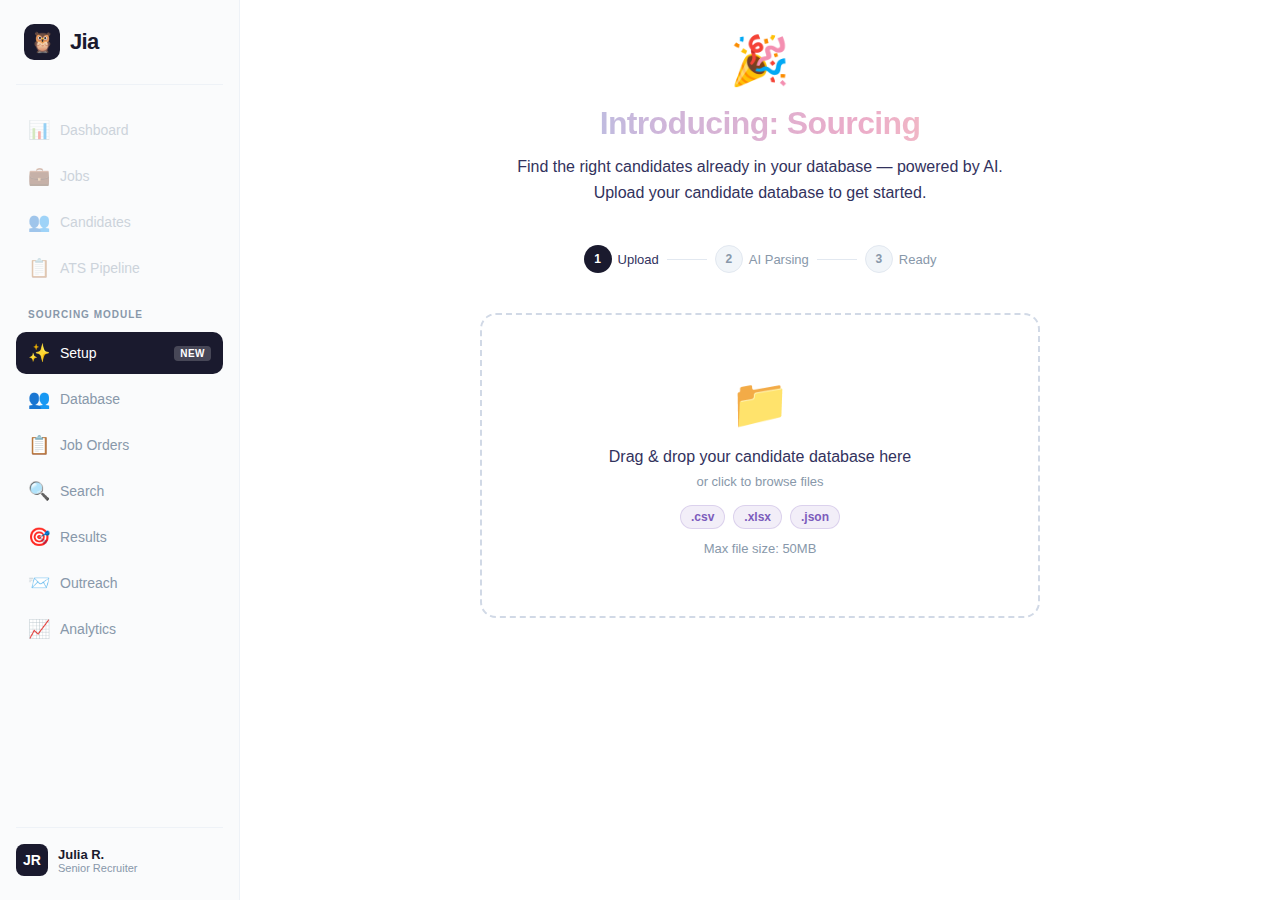
<file: setup.html>
<!DOCTYPE html>
<html lang="en">

<head>
  <meta charset="UTF-8">
  <meta name="viewport" content="width=device-width, initial-scale=1.0">
  <title>Jia Sourcing — Setup</title>
  <link rel="stylesheet" href="styles.css">
</head>

<body>
  <div class="app-layout">
    <aside class="sidebar" id="sidebar"></aside>

    <main class="main-content">
      <!-- Step 1: Upload -->
      <div id="step-upload">
        <div class="page-header" style="text-align: center; max-width: 600px; margin: 0 auto 40px;">
          <div style="font-size: 48px; margin-bottom: 16px;">🎉</div>
          <h1
            style="font-size: 32px; margin-bottom: 12px; background: linear-gradient(90deg, rgb(159, 202, 237) 0%, rgb(206, 182, 218) 33%, rgb(235, 172, 201) 66%, rgb(252, 206, 192) 100%); -webkit-background-clip: text; -webkit-text-fill-color: transparent; background-clip: text;">
            Introducing: Sourcing
          </h1>
          <p class="subtitle" style="font-size: 16px; line-height: 1.6;">
            Find the right candidates already in your database — powered by AI.
            <br>Upload your candidate database to get started.
          </p>
        </div>

        <!-- Progress indicator -->
        <div style="display: flex; justify-content: center; gap: 8px; margin-bottom: 40px;">
          <div style="display: flex; align-items: center; gap: 6px;">
            <div
              style="width: 28px; height: 28px; border-radius: 50%; background: #1a1a2e; display: flex; align-items: center; justify-content: center; font-size: 12px; font-weight: 700; color: white;">
              1</div>
            <span style="font-size: 13px; color: #32325d; font-weight: 500;">Upload</span>
          </div>
          <div style="width: 40px; height: 1px; background: #e2e8f0; margin-top: 14px;"></div>
          <div style="display: flex; align-items: center; gap: 6px;">
            <div
              style="width: 28px; height: 28px; border-radius: 50%; background: #f1f5f9; border: 1px solid #e2e8f0; display: flex; align-items: center; justify-content: center; font-size: 12px; font-weight: 700; color: #8898aa;">
              2</div>
            <span style="font-size: 13px; color: #8898aa; font-weight: 500;">AI Parsing</span>
          </div>
          <div style="width: 40px; height: 1px; background: #e2e8f0; margin-top: 14px;"></div>
          <div style="display: flex; align-items: center; gap: 6px;">
            <div
              style="width: 28px; height: 28px; border-radius: 50%; background: #f1f5f9; border: 1px solid #e2e8f0; display: flex; align-items: center; justify-content: center; font-size: 12px; font-weight: 700; color: #8898aa;">
              3</div>
            <span style="font-size: 13px; color: #8898aa; font-weight: 500;">Ready</span>
          </div>
        </div>

        <!-- Upload zone -->
        <div style="max-width: 560px; margin: 0 auto;">
          <div class="upload-zone" id="uploadZone" onclick="startProcessing()">
            <div class="upload-icon">📁</div>
            <div class="upload-text">Drag & drop your candidate database here</div>
            <div class="upload-hint" style="margin-bottom: 16px;">or click to browse files</div>
            <div style="display: flex; justify-content: center; gap: 8px; flex-wrap: wrap;">
              <span class="badge badge-purple">.csv</span>
              <span class="badge badge-purple">.xlsx</span>
              <span class="badge badge-purple">.json</span>
            </div>
            <div class="upload-hint" style="margin-top: 12px;">Max file size: 50MB</div>
          </div>
        </div>
      </div>

      <!-- Step 2: AI Processing -->
      <div id="step-processing" style="display: none;">
        <div class="page-header" style="text-align: center; max-width: 600px; margin: 0 auto 40px;">
          <h1
            style="font-size: 28px; margin-bottom: 12px; background: linear-gradient(90deg, rgb(159, 202, 237) 0%, rgb(206, 182, 218) 33%, rgb(235, 172, 201) 66%, rgb(252, 206, 192) 100%); -webkit-background-clip: text; -webkit-text-fill-color: transparent; background-clip: text;">
            AI is Parsing Your Database
          </h1>
          <p class="subtitle">This usually takes about 2 minutes</p>
        </div>

        <div style="max-width: 560px; margin: 0 auto;">
          <div class="glass-card no-hover" style="margin-bottom: 24px;">
            <div style="display: flex; align-items: center; justify-content: space-between; margin-bottom: 16px;">
              <span style="font-size: 14px; color: var(--jia-text-secondary);">📄 candidates_2024.csv</span>
              <span class="progress-percent"
                style="font-size: 14px; font-weight: 600; color: var(--jia-text-secondary);">0%</span>
            </div>
            <div class="progress-track" style="margin-bottom: 20px;">
              <div class="progress-fill" style="width: 0%;"></div>
            </div>
            <div id="processing-log" style="font-size: 13px; color: var(--jia-text-muted); min-height: 160px;">
              <!-- Populated by JS -->
            </div>
          </div>

          <p class="progress-status" style="text-align: center; font-size: 13px; color: var(--jia-text-muted);">
            Starting...
          </p>
        </div>
      </div>

      <!-- Step 3: Ready -->
      <div id="step-ready" style="display: none;">
        <div class="page-header" style="text-align: center; max-width: 600px; margin: 0 auto 40px;">
          <div style="font-size: 48px; margin-bottom: 16px;">🎉</div>
          <h1
            style="font-size: 32px; margin-bottom: 12px; background: linear-gradient(90deg, rgb(159, 202, 237) 0%, rgb(206, 182, 218) 33%, rgb(235, 172, 201) 66%, rgb(252, 206, 192) 100%); -webkit-background-clip: text; -webkit-text-fill-color: transparent; background-clip: text;">
            Your Database is Ready!
          </h1>
          <p class="subtitle" style="font-size: 15px;">AI has indexed your candidates. Here's what we found:</p>
        </div>

        <div class="stats-grid stagger" style="max-width: 700px; margin: 0 auto 32px;">
          <div class="stat-card animate-fade-in-up">
            <div class="stat-value" data-count="12450">0</div>
            <div class="stat-label">Total Profiles</div>
          </div>
          <div class="stat-card animate-fade-in-up">
            <div class="stat-value" data-count="47">0</div>
            <div class="stat-label">Unique Titles</div>
          </div>
          <div class="stat-card animate-fade-in-up">
            <div class="stat-value" data-count="156">0</div>
            <div class="stat-label">Skills Found</div>
          </div>
          <div class="stat-card animate-fade-in-up">
            <div class="stat-value" data-count="8100">0</div>
            <div class="stat-label">Dormant (90+ days)</div>
          </div>
        </div>

        <div style="max-width: 700px; margin: 0 auto 32px;">
          <div class="insight-card">
            <span class="insight-icon">💡</span>
            <div>
              <strong style="color: var(--jia-text-primary);">Quick insight:</strong> 65% of your candidates haven't
              been contacted in 3+ months. Sourcing can help you re-engage them with personalized, AI-powered outreach.
            </div>
          </div>
        </div>

        <div style="display: flex; justify-content: center; gap: 12px;">
          <a href="search.html" class="btn-primary" style="font-size: 16px; padding: 14px 32px;">
            🚀 Start Sourcing
          </a>
          <button class="btn-secondary" onclick="showToast('Database settings opened')">
            ⚙️ Review Database Settings
          </button>
        </div>
      </div>
    </main>
  </div>

  <script src="app.js"></script>
  <script>
    function startProcessing() {
      document.getElementById('step-upload').style.display = 'none';
      document.getElementById('step-processing').style.display = 'block';

      const log = document.getElementById('processing-log');
      const steps = [
        { text: '✅ Reading file... 12,450 records detected', progress: 10, delay: 600 },
        { text: '✅ 9,750 profiles parsed successfully', progress: 30, delay: 1200 },
        { text: '✅ 8,200 skills extracted', progress: 50, delay: 1800 },
        { text: '✅ 6,100 job titles normalized', progress: 65, delay: 2400 },
        { text: '🔄 Generating embeddings for semantic search...', progress: 80, delay: 3000 },
        { text: '✅ Embeddings generated', progress: 90, delay: 3800 },
        { text: '✅ Response likelihood scores calculated', progress: 100, delay: 4400 },
      ];

      steps.forEach((step, i) => {
        setTimeout(() => {
          const line = document.createElement('div');
          line.style.cssText = 'padding: 6px 0; animation: fadeIn 0.3s ease;';
          line.textContent = step.text;
          if (step.text.startsWith('🔄')) {
            line.classList.add('animate-pulse');
          }
          log.appendChild(line);

          // Update progress bar
          const bar = document.querySelector('.progress-fill');
          const pct = document.querySelector('.progress-percent');
          const status = document.querySelector('.progress-status');
          if (bar) bar.style.width = step.progress + '%';
          if (pct) pct.textContent = step.progress + '%';
          if (status) status.textContent = step.text.replace(/^[✅🔄⏳]\s*/, '');

          // Fix the spinning line once embeddings complete
          if (i === 5) {
            const spinningLine = log.querySelector('.animate-pulse');
            if (spinningLine) {
              spinningLine.classList.remove('animate-pulse');
              spinningLine.textContent = '✅ Embeddings generated for semantic search';
            }
          }

          // Show ready step
          if (i === steps.length - 1) {
            setTimeout(() => {
              document.getElementById('step-processing').style.display = 'none';
              document.getElementById('step-ready').style.display = 'block';

              // Trigger counter animations
              document.querySelectorAll('.stat-value[data-count]').forEach(el => {
                const target = parseInt(el.dataset.count);
                animateCounter(el, target);
              });
            }, 800);
          }
        }, step.delay);
      });
    }
  </script>
</body>

</html>
</file>
<file: styles.css>
/* ========================================================
   Jia Sourcing Prototype — Design System (Light Mode)
   Matching hirejia.ai branding (Satoshi font, pastel gradients)
   ======================================================== */

@import url('https://fonts.cdnfonts.com/css/satoshi');

:root {
  /* Jia brand colors — Light Mode */
  --jia-bg-primary: #ffffff;
  --jia-bg-secondary: #fafbfc;
  --jia-bg-card: rgba(240, 249, 255, 0.4);
  --jia-bg-card-hover: rgba(240, 249, 255, 0.7);
  --jia-border: rgb(224, 242, 254);
  --jia-border-hover: rgb(180, 220, 250);

  /* Pastel card variants */
  --jia-card-blue: rgba(240, 249, 255, 0.4);
  --jia-card-blue-border: rgb(224, 242, 254);
  --jia-card-pink: rgba(253, 242, 250, 0.4);
  --jia-card-pink-border: rgb(252, 231, 246);
  --jia-card-orange: rgba(255, 246, 237, 0.4);
  --jia-card-orange-border: rgb(255, 234, 213);

  /* Jia heading gradient */
  --jia-gradient-text: linear-gradient(90deg, rgb(159, 202, 237) 0%, rgb(206, 182, 218) 33%, rgb(235, 172, 201) 66%, rgb(252, 206, 192) 100%);

  /* Accent colors */
  --jia-accent: #32325d;
  --jia-black: #1a1a2e;
  --jia-green: #10b981;
  --jia-amber: #f59e0b;
  --jia-red: #ef4444;
  --jia-blue: #3b82f6;
  --jia-purple: #7c5cbc;
  --jia-purple-light: #9b7fd4;
  --jia-teal: #06a5c4;

  /* Text */
  --jia-text-primary: #1a1a2e;
  --jia-text-secondary: #32325d;
  --jia-text-muted: #8898aa;

  /* Spacing */
  --sidebar-width: 240px;
}

* {
  margin: 0;
  padding: 0;
  box-sizing: border-box;
}

html {
  scroll-behavior: smooth;
}

body {
  font-family: 'Satoshi', sans-serif;
  background: var(--jia-bg-primary);
  color: var(--jia-text-primary);
  min-height: 100vh;
  overflow-x: hidden;
}

h1,
h2,
h3,
h4,
h5 {
  font-family: 'Satoshi', sans-serif;
  font-weight: 700;
  letter-spacing: -0.02em;
}

/* ========== LAYOUT ========== */
.app-layout {
  display: flex;
  min-height: 100vh;
}

/* ========== SIDEBAR ========== */
.sidebar {
  width: var(--sidebar-width);
  background: var(--jia-bg-secondary);
  border-right: 1px solid #eef2f7;
  padding: 24px 16px;
  display: flex;
  flex-direction: column;
  position: fixed;
  top: 0;
  left: 0;
  height: 100vh;
  z-index: 100;
  transition: transform 0.3s ease;
}

.sidebar-logo {
  display: flex;
  align-items: center;
  gap: 10px;
  padding: 0 8px 24px 8px;
  border-bottom: 1px solid #eef2f7;
  margin-bottom: 24px;
  text-decoration: none;
}

.sidebar-logo .owl-icon {
  width: 36px;
  height: 36px;
  background: var(--jia-black);
  border-radius: 10px;
  display: flex;
  align-items: center;
  justify-content: center;
  font-size: 20px;
}

.sidebar-logo span {
  font-family: 'Satoshi', sans-serif;
  font-size: 22px;
  font-weight: 800;
  color: var(--jia-text-primary);
  letter-spacing: -0.03em;
}

.sidebar-nav {
  display: flex;
  flex-direction: column;
  gap: 4px;
  flex: 1;
}

.sidebar-nav a {
  display: flex;
  align-items: center;
  gap: 12px;
  padding: 10px 12px;
  border-radius: 10px;
  color: var(--jia-text-muted);
  text-decoration: none;
  font-size: 14px;
  font-weight: 500;
  transition: all 0.2s ease;
  position: relative;
}

.sidebar-nav a:hover {
  background: rgba(0, 0, 0, 0.03);
  color: var(--jia-text-secondary);
}

.sidebar-nav a.active {
  background: var(--jia-black);
  color: #ffffff;
}

.sidebar-nav a .nav-icon {
  font-size: 18px;
  width: 20px;
  text-align: center;
}

.sidebar-nav .new-badge {
  font-size: 10px;
  background: var(--jia-black);
  color: white;
  padding: 2px 6px;
  border-radius: 4px;
  font-weight: 700;
  margin-left: auto;
  letter-spacing: 0.05em;
}

.sidebar-nav a.active .new-badge {
  background: rgba(255, 255, 255, 0.2);
}

.sidebar-section-label {
  font-size: 10px;
  font-weight: 700;
  text-transform: uppercase;
  letter-spacing: 0.1em;
  color: var(--jia-text-muted);
  padding: 16px 12px 8px 12px;
}

.sidebar-user {
  border-top: 1px solid #eef2f7;
  padding-top: 16px;
  display: flex;
  align-items: center;
  gap: 10px;
}

.sidebar-user .avatar {
  width: 32px;
  height: 32px;
  border-radius: 8px;
  background: var(--jia-black);
  display: flex;
  align-items: center;
  justify-content: center;
  font-size: 14px;
  font-weight: 600;
  color: white;
}

.sidebar-user .user-info {
  flex: 1;
}

.sidebar-user .user-info .name {
  font-size: 13px;
  font-weight: 600;
  color: var(--jia-text-primary);
}

.sidebar-user .user-info .role {
  font-size: 11px;
  color: var(--jia-text-muted);
}

/* ========== MAIN CONTENT ========== */
.main-content {
  margin-left: var(--sidebar-width);
  flex: 1;
  padding: 32px 40px;
  min-height: 100vh;
}

.page-header {
  margin-bottom: 32px;
}

.page-header h1 {
  font-size: 28px;
  margin-bottom: 6px;
  background: var(--jia-gradient-text);
  -webkit-background-clip: text;
  -webkit-text-fill-color: transparent;
  background-clip: text;
}

.page-header .subtitle {
  font-size: 14px;
  color: var(--jia-text-secondary);
}

.breadcrumb {
  display: flex;
  align-items: center;
  gap: 8px;
  font-size: 13px;
  color: var(--jia-text-muted);
  margin-bottom: 16px;
}

.breadcrumb a {
  color: var(--jia-text-secondary);
  text-decoration: none;
  font-weight: 500;
}

.breadcrumb a:hover {
  text-decoration: underline;
}

.breadcrumb .sep {
  font-size: 10px;
}

/* ========== CARDS ========== */
.glass-card {
  background: var(--jia-bg-card);
  border: 1px solid var(--jia-border);
  border-radius: 16px;
  padding: 24px;
  transition: all 0.25s ease;
}

.glass-card:hover {
  border-color: var(--jia-border-hover);
  box-shadow: 0 4px 20px rgba(0, 0, 0, 0.04);
}

.glass-card.no-hover:hover {
  border-color: var(--jia-border);
  box-shadow: none;
}

/* Card color variants */
.glass-card.card-pink {
  background: var(--jia-card-pink);
  border-color: var(--jia-card-pink-border);
}

.glass-card.card-orange {
  background: var(--jia-card-orange);
  border-color: var(--jia-card-orange-border);
}

/* ========== STAT CARDS ========== */
.stats-grid {
  display: grid;
  grid-template-columns: repeat(auto-fit, minmax(180px, 1fr));
  gap: 16px;
  margin-bottom: 24px;
}

.stat-card {
  background: var(--jia-bg-card);
  border: 1px solid var(--jia-border);
  border-radius: 14px;
  padding: 20px;
  text-align: center;
  transition: all 0.25s ease;
}

.stat-card:nth-child(2) {
  background: var(--jia-card-pink);
  border-color: var(--jia-card-pink-border);
}

.stat-card:nth-child(3) {
  background: var(--jia-card-orange);
  border-color: var(--jia-card-orange-border);
}

.stat-card:hover {
  transform: translateY(-2px);
  box-shadow: 0 4px 20px rgba(0, 0, 0, 0.04);
}

.stat-card .stat-value {
  font-family: 'Satoshi', sans-serif;
  font-size: 32px;
  font-weight: 800;
  color: var(--jia-text-primary);
  margin-bottom: 4px;
}

.stat-card .stat-label {
  font-size: 12px;
  color: var(--jia-text-muted);
  font-weight: 500;
  text-transform: uppercase;
  letter-spacing: 0.05em;
}

/* ========== BADGES ========== */
.badge {
  display: inline-flex;
  align-items: center;
  gap: 4px;
  padding: 4px 10px;
  border-radius: 20px;
  font-size: 12px;
  font-weight: 600;
}

.badge-fit-high {
  background: rgba(16, 185, 129, 0.1);
  color: #059669;
  border: 1px solid rgba(16, 185, 129, 0.2);
}

.badge-fit-medium {
  background: rgba(245, 158, 11, 0.1);
  color: #d97706;
  border: 1px solid rgba(245, 158, 11, 0.2);
}

.badge-fit-low {
  background: rgba(239, 68, 68, 0.1);
  color: #dc2626;
  border: 1px solid rgba(239, 68, 68, 0.2);
}

.badge-purple {
  background: rgba(124, 92, 188, 0.1);
  color: var(--jia-purple);
  border: 1px solid rgba(124, 92, 188, 0.2);
}

.badge-teal {
  background: rgba(6, 165, 196, 0.1);
  color: #0891b2;
  border: 1px solid rgba(6, 165, 196, 0.2);
}

/* ========== BUTTONS ========== */
.btn-primary {
  background: var(--jia-black);
  color: white;
  border: none;
  padding: 10px 24px;
  border-radius: 10px;
  font-size: 14px;
  font-weight: 600;
  cursor: pointer;
  transition: all 0.25s ease;
  display: inline-flex;
  align-items: center;
  gap: 8px;
  text-decoration: none;
  font-family: 'Satoshi', sans-serif;
}

.btn-primary:hover {
  opacity: 0.85;
  transform: translateY(-1px);
  box-shadow: 0 6px 20px rgba(26, 26, 46, 0.2);
}

.btn-secondary {
  background: #ffffff;
  color: var(--jia-text-primary);
  border: 1px solid #e2e8f0;
  padding: 10px 24px;
  border-radius: 10px;
  font-size: 14px;
  font-weight: 600;
  cursor: pointer;
  transition: all 0.25s ease;
  display: inline-flex;
  align-items: center;
  gap: 8px;
  text-decoration: none;
  font-family: 'Satoshi', sans-serif;
}

.btn-secondary:hover {
  border-color: #cbd5e1;
  background: #f8fafc;
  box-shadow: 0 2px 8px rgba(0, 0, 0, 0.04);
}

.btn-ghost {
  background: transparent;
  color: var(--jia-text-secondary);
  border: none;
  padding: 8px 16px;
  border-radius: 8px;
  font-size: 13px;
  font-weight: 500;
  cursor: pointer;
  transition: all 0.2s ease;
  display: inline-flex;
  align-items: center;
  gap: 6px;
  text-decoration: none;
  font-family: 'Satoshi', sans-serif;
}

.btn-ghost:hover {
  background: rgba(0, 0, 0, 0.04);
}

.btn-sm {
  padding: 6px 14px;
  font-size: 12px;
  border-radius: 8px;
}

/* ========== SEARCH INPUT ========== */
.search-box {
  background: #ffffff;
  border: 1px solid #e2e8f0;
  border-radius: 16px;
  padding: 20px 24px;
  display: flex;
  align-items: flex-start;
  gap: 12px;
  transition: all 0.3s ease;
  cursor: text;
}

.search-box:focus-within {
  border-color: var(--jia-text-secondary);
  box-shadow: 0 0 0 3px rgba(50, 50, 93, 0.08);
}

.search-box .search-icon {
  font-size: 20px;
  margin-top: 2px;
}

.search-box textarea {
  flex: 1;
  background: none;
  border: none;
  color: var(--jia-text-primary);
  font-size: 15px;
  font-family: 'Satoshi', sans-serif;
  resize: none;
  line-height: 1.5;
  outline: none;
}

.search-box textarea::placeholder {
  color: var(--jia-text-muted);
}

.search-box .search-btn {
  background: var(--jia-black);
  color: white;
  border: none;
  padding: 8px 20px;
  border-radius: 10px;
  font-size: 13px;
  font-weight: 600;
  cursor: pointer;
  transition: all 0.25s ease;
  white-space: nowrap;
  font-family: 'Satoshi', sans-serif;
}

.search-box .search-btn:hover {
  opacity: 0.85;
  transform: translateY(-1px);
}

/* ========== CANDIDATE CARD ========== */
.candidate-card {
  background: #ffffff;
  border: 1px solid #e2e8f0;
  border-radius: 14px;
  padding: 20px 24px;
  margin-bottom: 12px;
  transition: all 0.25s ease;
  cursor: pointer;
}

.candidate-card:hover {
  border-color: var(--jia-text-secondary);
  box-shadow: 0 4px 20px rgba(0, 0, 0, 0.06);
  transform: translateX(4px);
}

.candidate-card .card-header {
  display: flex;
  align-items: center;
  justify-content: space-between;
  margin-bottom: 8px;
}

.candidate-card .candidate-name {
  font-size: 16px;
  font-weight: 600;
  color: var(--jia-text-primary);
}

.candidate-card .candidate-meta {
  display: flex;
  align-items: center;
  gap: 12px;
  font-size: 13px;
  color: var(--jia-text-muted);
  margin-bottom: 12px;
  flex-wrap: wrap;
}

.candidate-card .candidate-meta span {
  display: flex;
  align-items: center;
  gap: 4px;
}

.candidate-card .ai-summary {
  background: var(--jia-card-blue);
  border: 1px solid var(--jia-card-blue-border);
  border-radius: 10px;
  padding: 12px 16px;
  font-size: 13px;
  color: var(--jia-text-secondary);
  line-height: 1.5;
  margin-bottom: 12px;
}

.candidate-card .ai-summary .ai-label {
  font-size: 11px;
  font-weight: 700;
  color: var(--jia-purple);
  text-transform: uppercase;
  letter-spacing: 0.05em;
  margin-bottom: 4px;
}

.candidate-card .card-actions {
  display: flex;
  gap: 8px;
  flex-wrap: wrap;
}

/* ========== FILTER CHIPS ========== */
.filter-bar {
  display: flex;
  align-items: center;
  gap: 8px;
  margin-bottom: 20px;
  flex-wrap: wrap;
}

.filter-chip {
  background: #ffffff;
  border: 1px solid #e2e8f0;
  border-radius: 8px;
  padding: 6px 14px;
  font-size: 13px;
  color: var(--jia-text-muted);
  cursor: pointer;
  transition: all 0.2s ease;
  display: flex;
  align-items: center;
  gap: 4px;
  font-family: 'Satoshi', sans-serif;
}

.filter-chip:hover,
.filter-chip.active {
  border-color: var(--jia-text-secondary);
  color: var(--jia-text-secondary);
  background: #f8fafc;
}

/* ========== PROGRESS BAR ========== */
.progress-track {
  background: #f1f5f9;
  border-radius: 10px;
  height: 8px;
  overflow: hidden;
}

.progress-fill {
  height: 100%;
  background: var(--jia-gradient-text);
  border-radius: 10px;
  transition: width 0.8s ease;
}

/* ========== TIMELINE ========== */
.timeline {
  position: relative;
  padding-left: 28px;
}

.timeline::before {
  content: '';
  position: absolute;
  left: 8px;
  top: 4px;
  bottom: 4px;
  width: 2px;
  background: #e2e8f0;
}

.timeline-item {
  position: relative;
  margin-bottom: 20px;
}

.timeline-item::before {
  content: '';
  position: absolute;
  left: -24px;
  top: 6px;
  width: 10px;
  height: 10px;
  border-radius: 50%;
  background: var(--jia-text-secondary);
  border: 2px solid var(--jia-bg-primary);
}

.timeline-item .timeline-date {
  font-size: 12px;
  color: var(--jia-text-muted);
  margin-bottom: 4px;
}

.timeline-item .timeline-content {
  font-size: 14px;
  color: var(--jia-text-secondary);
}

/* ========== FUNNEL CHART ========== */
.funnel-bar {
  display: flex;
  align-items: center;
  gap: 12px;
  margin-bottom: 8px;
}

.funnel-bar .bar-track {
  flex: 1;
  height: 28px;
  background: #f1f5f9;
  border-radius: 6px;
  overflow: hidden;
}

.funnel-bar .bar-fill {
  height: 100%;
  border-radius: 6px;
  display: flex;
  align-items: center;
  padding-left: 10px;
  font-size: 12px;
  font-weight: 600;
  color: white;
  transition: width 1s ease;
}

.funnel-bar .bar-label {
  width: 80px;
  font-size: 13px;
  color: var(--jia-text-muted);
  text-align: right;
}

.funnel-bar .bar-value {
  width: 40px;
  font-size: 14px;
  font-weight: 700;
  color: var(--jia-text-primary);
}

/* ========== TABLE ========== */
.data-table {
  width: 100%;
  border-collapse: collapse;
}

.data-table th {
  text-align: left;
  padding: 12px 16px;
  font-size: 11px;
  font-weight: 700;
  text-transform: uppercase;
  letter-spacing: 0.08em;
  color: var(--jia-text-muted);
  border-bottom: 1px solid #e2e8f0;
}

.data-table td {
  padding: 14px 16px;
  font-size: 14px;
  color: var(--jia-text-secondary);
  border-bottom: 1px solid #f1f5f9;
}

.data-table tr:hover td {
  background: rgba(0, 0, 0, 0.01);
}

/* ========== UPLOAD ZONE ========== */
.upload-zone {
  border: 2px dashed #d1d9e6;
  border-radius: 16px;
  padding: 60px 40px;
  text-align: center;
  cursor: pointer;
  transition: all 0.3s ease;
}

.upload-zone:hover,
.upload-zone.dragover {
  border-color: var(--jia-text-secondary);
  background: rgba(240, 249, 255, 0.5);
}

.upload-zone .upload-icon {
  font-size: 48px;
  margin-bottom: 16px;
}

.upload-zone .upload-text {
  font-size: 16px;
  color: var(--jia-text-secondary);
  margin-bottom: 8px;
}

.upload-zone .upload-hint {
  font-size: 13px;
  color: var(--jia-text-muted);
}

/* ========== SKILL TAGS ========== */
.skill-tags {
  display: flex;
  flex-wrap: wrap;
  gap: 6px;
}

.skill-tag {
  background: var(--jia-card-blue);
  border: 1px solid var(--jia-card-blue-border);
  color: var(--jia-text-secondary);
  padding: 4px 12px;
  border-radius: 6px;
  font-size: 12px;
  font-weight: 500;
}

/* ========== MESSAGE EDITOR ========== */
.message-editor {
  background: #ffffff;
  border: 1px solid #e2e8f0;
  border-radius: 12px;
  overflow: hidden;
}

.message-editor .editor-toolbar {
  padding: 10px 16px;
  border-bottom: 1px solid #eef2f7;
  display: flex;
  align-items: center;
  gap: 8px;
  font-size: 12px;
  color: var(--jia-text-muted);
  background: #fafbfc;
}

.message-editor textarea {
  width: 100%;
  background: transparent;
  border: none;
  padding: 16px;
  color: var(--jia-text-primary);
  font-size: 14px;
  font-family: 'Satoshi', sans-serif;
  line-height: 1.7;
  resize: vertical;
  min-height: 200px;
  outline: none;
}

/* ========== DIVIDER ========== */
.divider {
  display: flex;
  align-items: center;
  gap: 16px;
  margin: 24px 0;
  color: var(--jia-text-muted);
  font-size: 13px;
  font-weight: 500;
}

.divider::before,
.divider::after {
  content: '';
  flex: 1;
  height: 1px;
  background: #e2e8f0;
}

/* ========== ANIMATIONS ========== */
@keyframes fadeInUp {
  from {
    opacity: 0;
    transform: translateY(20px);
  }

  to {
    opacity: 1;
    transform: translateY(0);
  }
}

@keyframes fadeIn {
  from {
    opacity: 0;
  }

  to {
    opacity: 1;
  }
}

@keyframes slideInLeft {
  from {
    opacity: 0;
    transform: translateX(-20px);
  }

  to {
    opacity: 1;
    transform: translateX(0);
  }
}

@keyframes pulse {

  0%,
  100% {
    opacity: 1;
  }

  50% {
    opacity: 0.5;
  }
}

.animate-fade-in-up {
  animation: fadeInUp 0.5s ease forwards;
  opacity: 0;
}

.animate-fade-in {
  animation: fadeIn 0.4s ease forwards;
  opacity: 0;
}

.animate-slide-in {
  animation: slideInLeft 0.4s ease forwards;
  opacity: 0;
}

.animate-pulse {
  animation: pulse 2s ease-in-out infinite;
}

/* Stagger children animations */
.stagger>*:nth-child(1) {
  animation-delay: 0.05s;
}

.stagger>*:nth-child(2) {
  animation-delay: 0.1s;
}

.stagger>*:nth-child(3) {
  animation-delay: 0.15s;
}

.stagger>*:nth-child(4) {
  animation-delay: 0.2s;
}

.stagger>*:nth-child(5) {
  animation-delay: 0.25s;
}

.stagger>*:nth-child(6) {
  animation-delay: 0.3s;
}

/* ========== CHECKBOX ========== */
.custom-checkbox {
  width: 18px;
  height: 18px;
  border: 2px solid #d1d9e6;
  border-radius: 5px;
  cursor: pointer;
  transition: all 0.2s ease;
  display: flex;
  align-items: center;
  justify-content: center;
  flex-shrink: 0;
}

.custom-checkbox:hover {
  border-color: var(--jia-text-secondary);
}

.custom-checkbox.checked {
  background: var(--jia-black);
  border-color: var(--jia-black);
}

.custom-checkbox.checked::after {
  content: '✓';
  color: white;
  font-size: 12px;
  font-weight: 700;
}

/* ========== INSIGHT CARD ========== */
.insight-card {
  background: var(--jia-card-blue);
  border: 1px solid var(--jia-card-blue-border);
  border-radius: 12px;
  padding: 16px 20px;
  display: flex;
  align-items: flex-start;
  gap: 12px;
  font-size: 14px;
  color: var(--jia-text-secondary);
  line-height: 1.5;
}

.insight-card .insight-icon {
  font-size: 18px;
  flex-shrink: 0;
  margin-top: 1px;
}

/* ========== CHANNEL SELECTOR ========== */
.channel-selector {
  display: flex;
  gap: 8px;
}

.channel-option {
  background: #ffffff;
  border: 1px solid #e2e8f0;
  border-radius: 10px;
  padding: 10px 20px;
  font-size: 14px;
  color: var(--jia-text-muted);
  cursor: pointer;
  transition: all 0.2s ease;
  display: flex;
  align-items: center;
  gap: 8px;
  font-family: 'Satoshi', sans-serif;
}

.channel-option:hover {
  border-color: #cbd5e1;
}

.channel-option.active {
  background: var(--jia-black);
  border-color: var(--jia-black);
  color: #ffffff;
}

/* ========== TIER PICKER (Onboarding) ========== */
.tier-picker {
  display: grid;
  grid-template-columns: repeat(3, 1fr);
  gap: 16px;
  max-width: 820px;
  margin: 0 auto 32px;
}

.tier-card {
  background: #ffffff;
  border: 2px solid #e2e8f0;
  border-radius: 16px;
  padding: 24px 20px;
  cursor: pointer;
  transition: all 0.3s ease;
  position: relative;
  text-align: left;
}

.tier-card:hover {
  border-color: var(--jia-text-secondary);
  box-shadow: 0 4px 20px rgba(0, 0, 0, 0.06);
  transform: translateY(-2px);
}

.tier-card.recommended {
  border-color: var(--jia-green);
  background: rgba(16, 185, 129, 0.03);
}

.tier-card.selected {
  border-color: var(--jia-black);
  box-shadow: 0 0 0 1px var(--jia-black);
}

.tier-card .tier-badge {
  position: absolute;
  top: -10px;
  left: 50%;
  transform: translateX(-50%);
  background: var(--jia-green);
  color: white;
  font-size: 10px;
  font-weight: 700;
  padding: 3px 12px;
  border-radius: 12px;
  text-transform: uppercase;
  letter-spacing: 0.08em;
  white-space: nowrap;
}

.tier-card .tier-icon {
  font-size: 28px;
  margin-bottom: 12px;
}

.tier-card .tier-name {
  font-size: 18px;
  font-weight: 700;
  color: var(--jia-text-primary);
  margin-bottom: 4px;
}

.tier-card .tier-price {
  font-size: 13px;
  color: var(--jia-text-muted);
  margin-bottom: 12px;
}

.tier-card .tier-price strong {
  font-size: 20px;
  color: var(--jia-text-primary);
  font-weight: 800;
}

.tier-card .tier-desc {
  font-size: 13px;
  color: var(--jia-text-secondary);
  line-height: 1.5;
  margin-bottom: 16px;
}

.tier-card .tier-features {
  list-style: none;
  font-size: 12px;
  color: var(--jia-text-muted);
}

.tier-card .tier-features li {
  padding: 4px 0;
  display: flex;
  align-items: center;
  gap: 6px;
}

.tier-card .tier-features li::before {
  content: '✓';
  color: var(--jia-green);
  font-weight: 700;
  font-size: 11px;
}

.tier-card .tier-features li.disabled {
  opacity: 0.4;
}

.tier-card .tier-features li.disabled::before {
  content: '—';
  color: var(--jia-text-muted);
}

.tier-card .tier-mindset {
  font-size: 11px;
  font-style: italic;
  color: var(--jia-text-muted);
  margin-top: 12px;
  padding-top: 12px;
  border-top: 1px solid #eef2f7;
}

/* ========== NETWORK MATCH BADGE ========== */
.source-badge.network {
  background: rgba(124, 92, 188, 0.12);
  color: #6d28d9;
  border: 1px solid rgba(124, 92, 188, 0.25);
  font-weight: 600;
}

/* ========== UPSELL BANNER ========== */
.upsell-banner {
  background: linear-gradient(135deg, rgba(124, 92, 188, 0.06), rgba(235, 172, 201, 0.08));
  border: 1px dashed rgba(124, 92, 188, 0.3);
  border-radius: 14px;
  padding: 20px 24px;
  margin-bottom: 16px;
  display: flex;
  align-items: center;
  justify-content: space-between;
  gap: 16px;
  animation: fadeInUp 0.5s ease forwards;
}

.upsell-banner .upsell-text {
  font-size: 14px;
  color: var(--jia-text-secondary);
  line-height: 1.5;
}

.upsell-banner .upsell-text strong {
  color: var(--jia-purple);
}

.upsell-banner .upsell-actions {
  display: flex;
  gap: 8px;
  flex-shrink: 0;
}

/* ========== CONTRIBUTION METER ========== */
.contribution-meter {
  background: var(--jia-bg-card);
  border: 1px solid var(--jia-border);
  border-radius: 16px;
  padding: 24px;
}

.contribution-meter .meter-header {
  display: flex;
  align-items: center;
  justify-content: space-between;
  margin-bottom: 20px;
}

.contribution-meter .meter-value {
  font-size: 36px;
  font-weight: 800;
  color: var(--jia-text-primary);
}

.contribution-meter .meter-label {
  font-size: 12px;
  color: var(--jia-text-muted);
  text-transform: uppercase;
  letter-spacing: 0.05em;
}

.contribution-meter .discount-badge {
  background: var(--jia-green);
  color: white;
  font-size: 14px;
  font-weight: 700;
  padding: 6px 14px;
  border-radius: 10px;
}

.contribution-tiers {
  display: flex;
  gap: 8px;
  margin-top: 16px;
}

.contribution-tiers .c-tier {
  flex: 1;
  text-align: center;
  padding: 10px;
  border-radius: 10px;
  font-size: 12px;
  background: #f8fafc;
  border: 1px solid #e2e8f0;
  color: var(--jia-text-muted);
}

.contribution-tiers .c-tier.active {
  background: rgba(16, 185, 129, 0.08);
  border-color: rgba(16, 185, 129, 0.3);
  color: #059669;
  font-weight: 600;
}

.contribution-tiers .c-tier .c-tier-value {
  font-size: 16px;
  font-weight: 700;
  color: inherit;
}

/* ========== RESPONSIVE ========== */
@media (max-width: 768px) {
  .sidebar {
    transform: translateX(-100%);
  }

  .sidebar.open {
    transform: translateX(0);
  }

  .main-content {
    margin-left: 0;
    padding: 20px;
  }

  .stats-grid {
    grid-template-columns: repeat(2, 1fr);
  }
}
</file>
